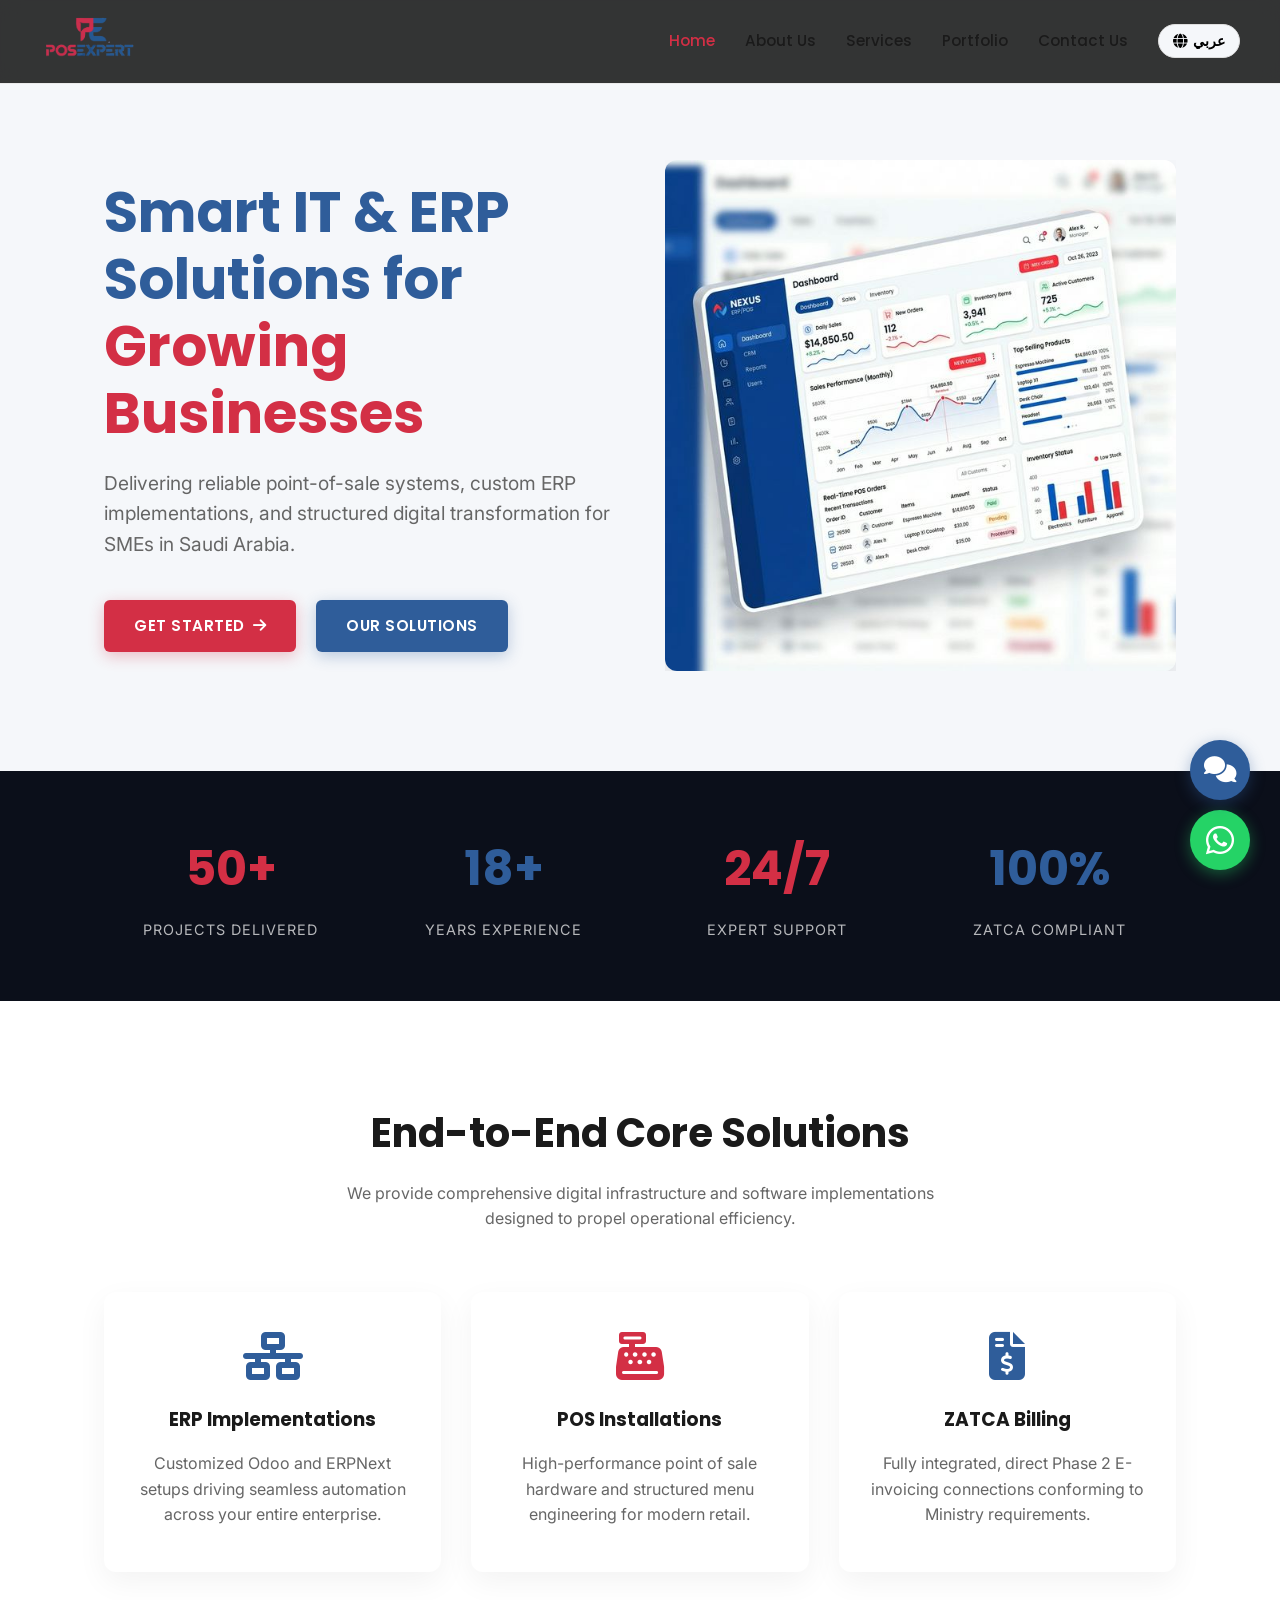
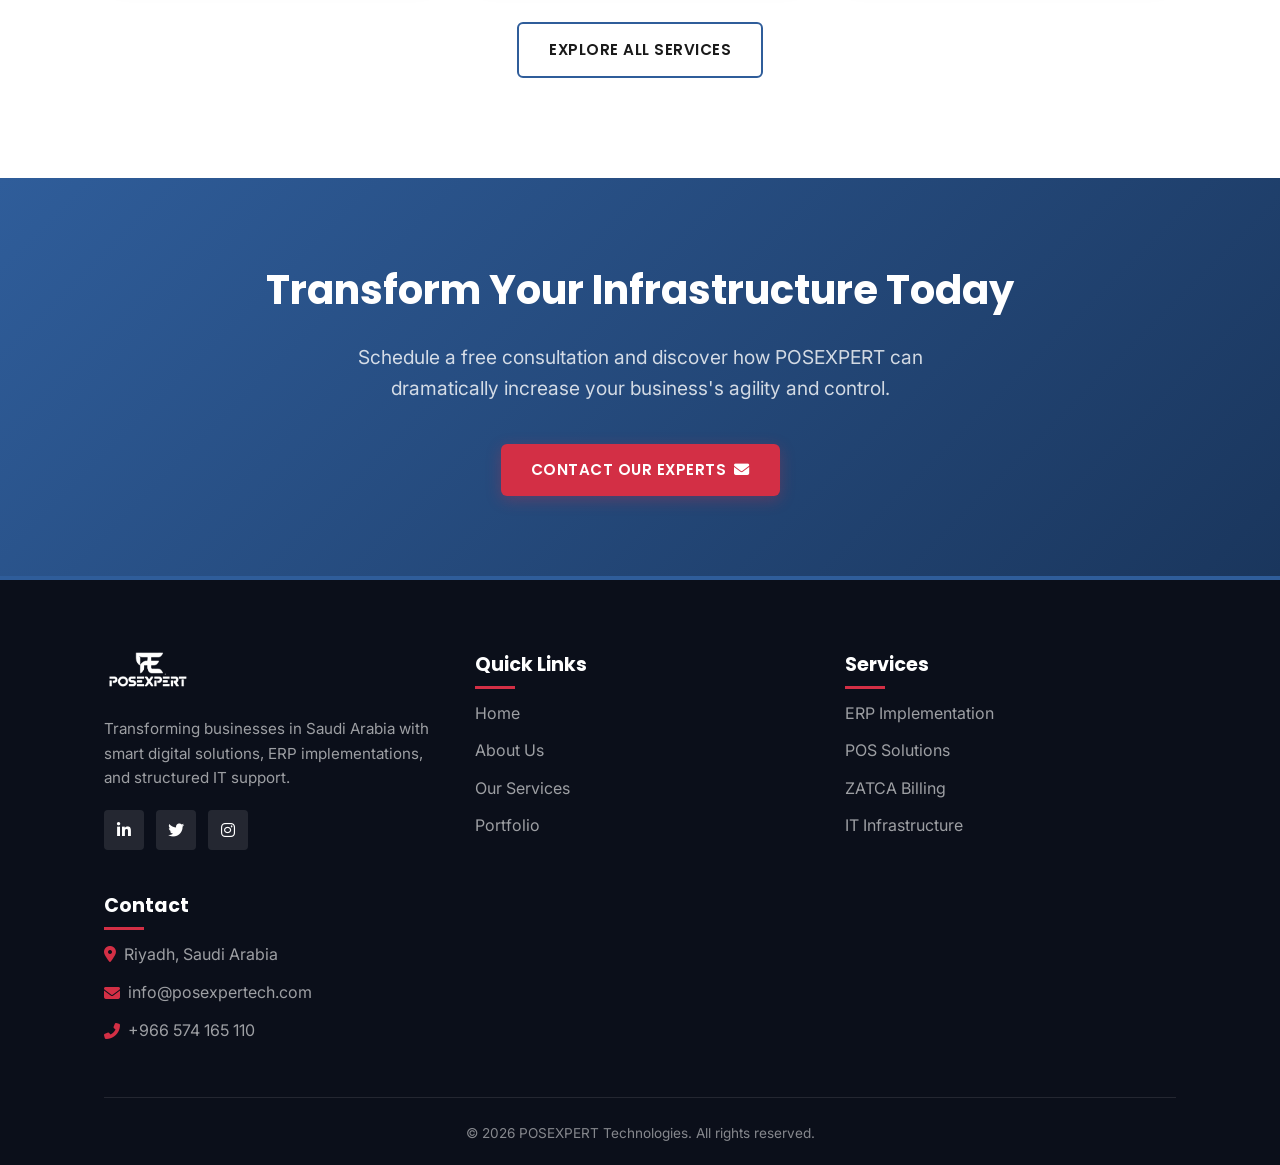
<file: index.html>
<!DOCTYPE html>
<html lang="en" id="htmlEl">
<head>
  <meta charset="UTF-8">
  <meta name="viewport" content="width=device-width, initial-scale=1.0">
  <title>POSEXPERT Technologies | Smart Digital Solutions</title>
  <meta name="description" content="POSEXPERT Technologies in Riyadh, Saudi Arabia provides premium IT consulting, ERP Implementation, POS Installation, and Digital Transformation solutions.">
  
  <link href="https://fonts.googleapis.com/css2?family=Inter:wght@400;500;600&family=Poppins:wght@500;600;700;800&family=Tajawal:wght@500;700&display=swap" rel="stylesheet">
  <link rel="stylesheet" href="https://cdnjs.cloudflare.com/ajax/libs/font-awesome/6.4.0/css/all.min.css">
  
  <link rel="stylesheet" href="assets/css/style.css">
  <link rel="stylesheet" href="assets/css/animations.css">
  <link rel="stylesheet" href="assets/css/rtl.css">
  
  <style>
    @keyframes heroFloat {
      0%, 100% { transform: translateY(0); }
      50% { transform: translateY(-20px); }
    }
    .hero {
      position: relative;
      background: var(--bg-gray);
      padding: 160px 0 100px;
      overflow: hidden;
    }
    .hero-grid {
      display: grid;
      grid-template-columns: 1fr 1fr;
      gap: 50px;
      align-items: center;
    }
    .hero h1 {
      font-size: 3.5rem;
      line-height: 1.2;
      color: var(--primary-blue);
      margin-bottom: 20px;
    }
    .hero p {
      font-size: 1.2rem;
      color: var(--text-muted);
      margin-bottom: 40px;
    }
    .hero-btns {
      display: flex;
      gap: 20px;
    }
    .hero-img-container {
      position: relative;
    }
    .hero-img {
      width: 100%;
      border-radius: 12px;
      box-shadow: 0 20px 40px rgba(0,0,0,0.1);
      display: block;
      animation: heroFloat 6s ease-in-out infinite;
    }
    
    .stats-section {
      background: var(--bg-dark);
      padding: 60px 0;
      color: #fff;
    }
    .stats-grid {
      display: grid;
      grid-template-columns: repeat(4, 1fr);
      text-align: center;
      gap: 20px;
    }
    .stat-item h3 {
      font-size: 3rem;
      color: var(--primary-red);
      margin-bottom: 10px;
    }
    .stat-item p {
      color: rgba(255,255,255,0.7);
      text-transform: uppercase;
      font-size: 0.9rem;
      letter-spacing: 1px;
    }

    .services-overview {
      padding: 100px 0;
    }
    .services-grid {
      display: grid;
      grid-template-columns: repeat(3, 1fr);
      gap: 30px;
      margin-top: 50px;
    }
    .service-card {
      background: #fff;
      padding: 40px 30px;
      border-radius: 12px;
      text-align: center;
      box-shadow: 0 10px 30px rgba(0,0,0,0.05);
      border-bottom: 4px solid transparent;
      transition: all 0.4s ease;
    }
    .service-card:hover {
      transform: translateY(-10px);
      border-bottom-color: var(--primary-red);
      box-shadow: 0 15px 35px rgba(211, 47, 69, 0.1);
    }
    .service-card:nth-child(even):hover {
      border-bottom-color: var(--primary-blue);
      box-shadow: 0 15px 35px rgba(47, 93, 154, 0.1);
    }
    .service-card i {
      font-size: 3rem;
      color: var(--primary-blue);
      margin-bottom: 25px;
      transition: transform 0.3s;
    }
    .service-card:hover i {
      transform: scale(1.1);
    }
    
    .cta-banner {
      background: linear-gradient(135deg, var(--primary-blue), #1A365D);
      padding: 80px 0;
      text-align: center;
      color: white;
    }
    .cta-banner h2 { color: white; margin-bottom: 20px; font-size: 2.5rem; }
    .cta-banner .btn-primary { background: var(--primary-red); border-color: var(--primary-red); }
    .cta-banner .btn-primary:hover { background: #b01e30; border-color: #b01e30; }

    @media (max-width: 900px) {
      .hero-grid { grid-template-columns: 1fr; text-align: center; }
      .hero-btns { justify-content: center; }
      .stats-grid { grid-template-columns: 1fr 1fr; gap: 40px; }
      .services-grid { grid-template-columns: 1fr; }
    }
  </style>
</head>
<body>

  <!-- Header -->
  <header id="header">
    <div class="container navbar">
      <a href="index.html" class="logo"><img src="assets/images/posexpert.png" alt="POSEXPERT Technologies"></a>
      <nav class="nav-links">
        <a href="index.html" class="nav-item active">Home</a>
        <a href="about.html" class="nav-item">About Us</a>
        <a href="services.html" class="nav-item">Services</a>
        <a href="portfolio.html" class="nav-item">Portfolio</a>
        <a href="contact.html" class="nav-item">Contact Us</a>
        <button id="langToggle" class="lang-toggle"><i class="fas fa-globe"></i> <span id="langText">عربي</span></button>
      </nav>
      <button class="mobile-menu-btn"><i class="fas fa-bars"></i></button>
    </div>
  </header>

  <!-- Hero Section -->
  <section class="hero">
    <div class="container hero-grid">
      <div class="hero-content">
        <h1 class="animate-fade-in-up stagger-1">Smart IT & ERP Solutions for <span class="text-red">Growing Businesses</span></h1>
        <p class="animate-fade-in-up stagger-2">Delivering reliable point-of-sale systems, custom ERP implementations, and structured digital transformation for SMEs in Saudi Arabia.</p>
        <div class="hero-btns animate-fade-in-up stagger-3">
          <a href="contact.html" class="btn btn-primary hover-float">Get Started <i class="fas fa-arrow-right"></i></a>
          <a href="services.html" class="btn btn-secondary hover-float">Our Solutions</a>
        </div>
      </div>
      <div class="hero-img-container image-reveal animate-on-scroll stagger-2">
        <img src="assets/images/hero_dashboard.png" class="hero-img" alt="ERP Dashboard Mockup">
      </div>
    </div>
  </section>

  <!-- Stats -->
  <section class="stats-section">
    <div class="container stats-grid">
      <div class="stat-item animate-on-scroll">
        <h3>50+</h3>
        <p>Projects Delivered</p>
      </div>
      <div class="stat-item animate-on-scroll stagger-1">
        <h3 style="color: var(--primary-blue);">18+</h3>
        <p>Years Experience</p>
      </div>
      <div class="stat-item animate-on-scroll stagger-2">
        <h3>24/7</h3>
        <p>Expert Support</p>
      </div>
      <div class="stat-item animate-on-scroll stagger-3">
        <h3 style="color: var(--primary-blue);">100%</h3>
        <p>ZATCA Compliant</p>
      </div>
    </div>
  </section>

  <!-- Services Overview -->
  <section class="services-overview">
    <div class="container">
      <div class="section-header animate-on-scroll">
        <h2>End-to-End Core Solutions</h2>
        <p>We provide comprehensive digital infrastructure and software implementations designed to propel operational efficiency.</p>
      </div>
      <div class="services-grid">
        <div class="service-card animate-on-scroll stagger-1">
          <i class="fas fa-network-wired"></i>
          <h3>ERP Implementations</h3>
          <p class="text-muted">Customized Odoo and ERPNext setups driving seamless automation across your entire enterprise.</p>
        </div>
        <div class="service-card animate-on-scroll stagger-2">
          <i class="fas fa-cash-register" style="color: var(--primary-red);"></i>
          <h3>POS Installations</h3>
          <p class="text-muted">High-performance point of sale hardware and structured menu engineering for modern retail.</p>
        </div>
        <div class="service-card animate-on-scroll stagger-3">
          <i class="fas fa-file-invoice-dollar"></i>
          <h3>ZATCA Billing</h3>
          <p class="text-muted">Fully integrated, direct Phase 2 E-invoicing connections conforming to Ministry requirements.</p>
        </div>
      </div>
      <div style="text-align: center; margin-top: 50px;" class="animate-on-scroll">
        <a href="services.html" class="btn btn-outline">Explore All Services</a>
      </div>
    </div>
  </section>

  <!-- CTA Banner -->
  <section class="cta-banner">
    <div class="container animate-on-scroll">
      <h2>Transform Your Infrastructure Today</h2>
      <p style="font-size: 1.2rem; color: rgba(255,255,255,0.8); margin-bottom: 40px; max-width: 600px; margin-left: auto; margin-right: auto;">Schedule a free consultation and discover how POSEXPERT can dramatically increase your business's agility and control.</p>
      <a href="contact.html" class="btn btn-primary btn-lg hover-float">Contact Our Experts <i class="fas fa-envelope"></i></a>
    </div>
  </section>

  <!-- Footer -->
  <footer class="footer">
    <div class="container">
      <div class="footer-grid">
        <div class="footer-col">
          <img src="assets/images/posexpert.png" alt="POSEXPERT" style="height: 40px; margin-bottom: 20px; filter: brightness(0) invert(1);">
          <p>Transforming businesses in Saudi Arabia with smart digital solutions, ERP implementations, and structured IT support.</p>
          <div class="social-links">
            <a href="#"><i class="fab fa-linkedin-in"></i></a>
            <a href="#"><i class="fab fa-twitter"></i></a>
            <a href="#"><i class="fab fa-instagram"></i></a>
          </div>
        </div>
        <div class="footer-col">
          <h4>Quick Links</h4>
          <ul>
            <li><a href="index.html">Home</a></li>
            <li><a href="about.html">About Us</a></li>
            <li><a href="services.html">Our Services</a></li>
            <li><a href="portfolio.html">Portfolio</a></li>
          </ul>
        </div>
        <div class="footer-col">
          <h4>Services</h4>
          <ul>
            <li><a href="services.html">ERP Implementation</a></li>
            <li><a href="services.html">POS Solutions</a></li>
            <li><a href="services.html">ZATCA Billing</a></li>
            <li><a href="services.html">IT Infrastructure</a></li>
          </ul>
        </div>
        <div class="footer-col">
          <h4>Contact</h4>
          <ul>
            <li><a href="#"><i class="fas fa-map-marker-alt" style="color: var(--primary-red);"></i> Riyadh, Saudi Arabia</a></li>
            <li><a href="mailto:info@posexpertech.com"><i class="fas fa-envelope" style="color: var(--primary-red);"></i> info@posexpertech.com</a></li>
            <li><a href="tel:+966574165110"><i class="fas fa-phone-alt" style="color: var(--primary-red);"></i> +966 574 165 110</a></li>
          </ul>
        </div>
      </div>
      <div class="footer-bottom">
        <p>&copy; 2026 POSEXPERT Technologies. All rights reserved.</p>
      </div>
    </div>
  </footer>

  <a href="https://wa.me/966574165110" class="whatsapp-float" target="_blank"><i class="fab fa-whatsapp"></i></a>
  <div class="chatbot-widget" title="Chat with AI Assistant"><i class="fas fa-comments"></i></div>

  <script src="assets/js/main.js"></script>
</body>
</html>
</file>
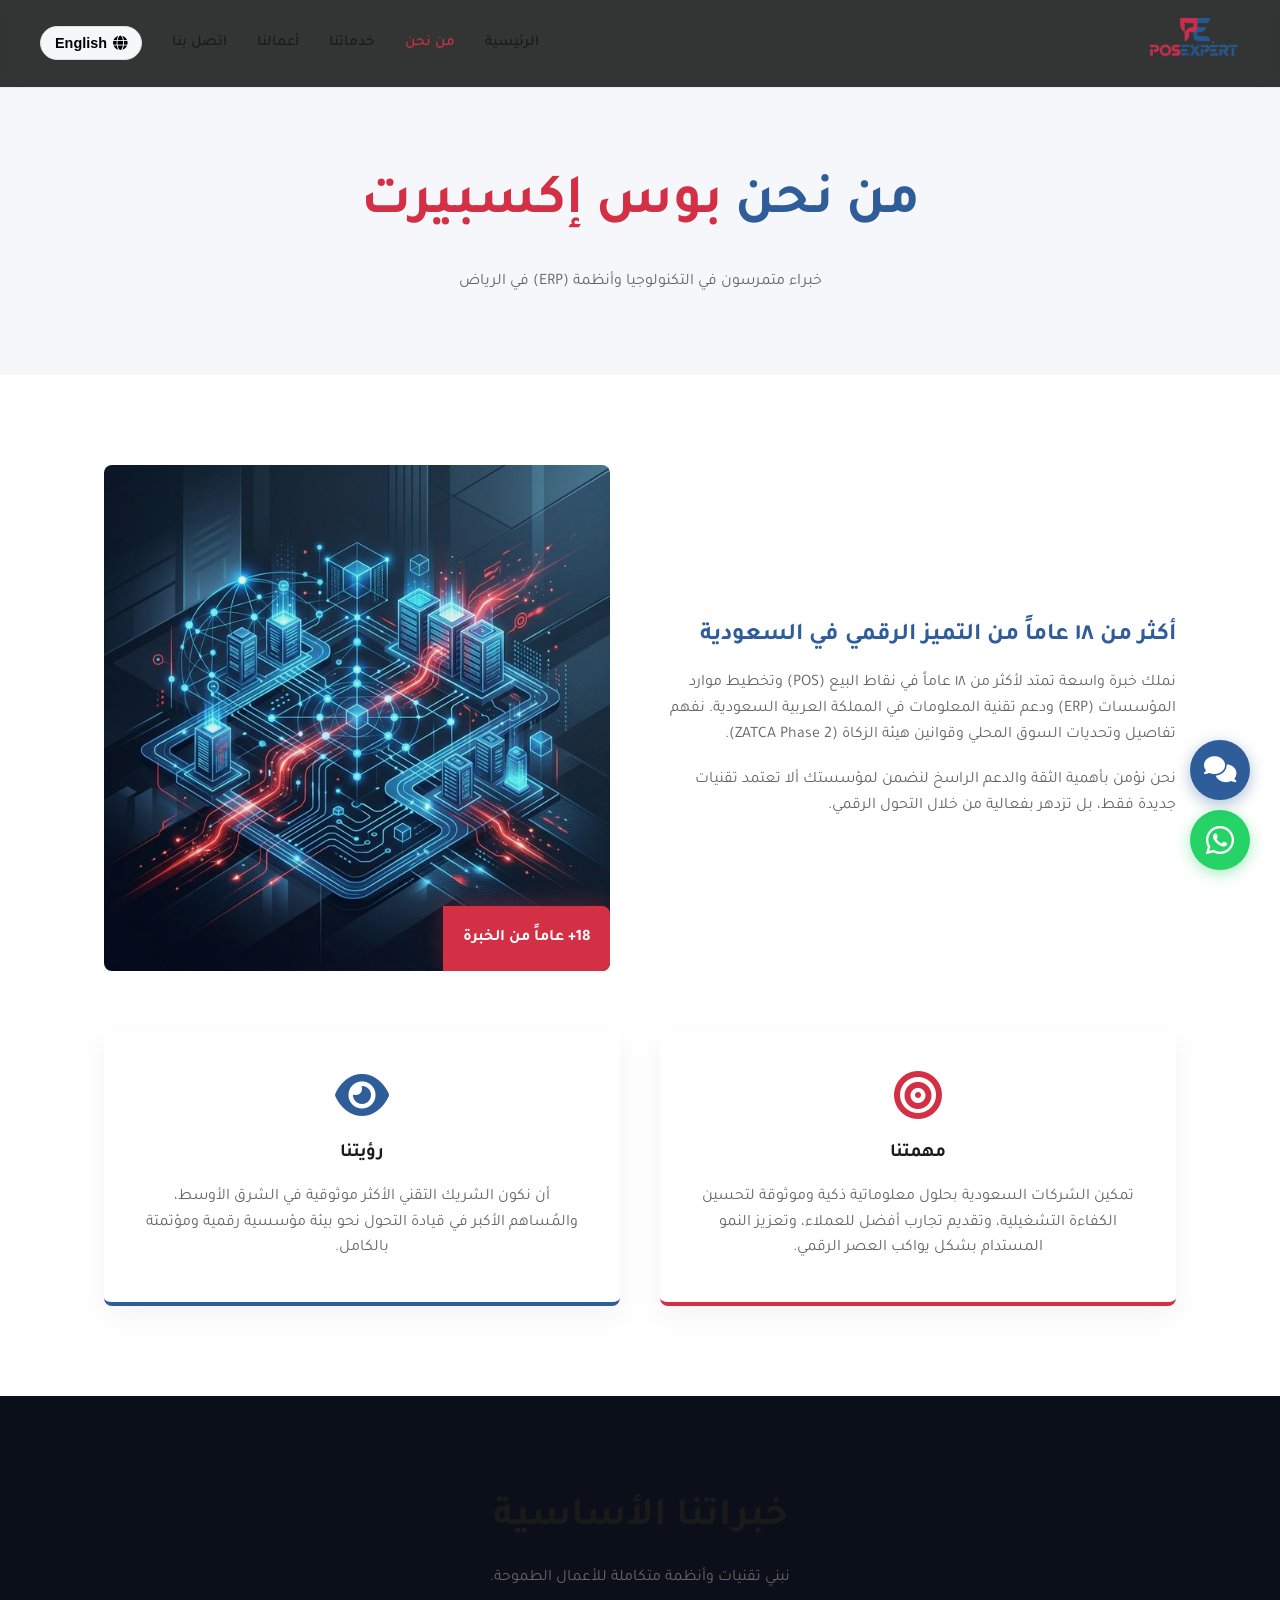
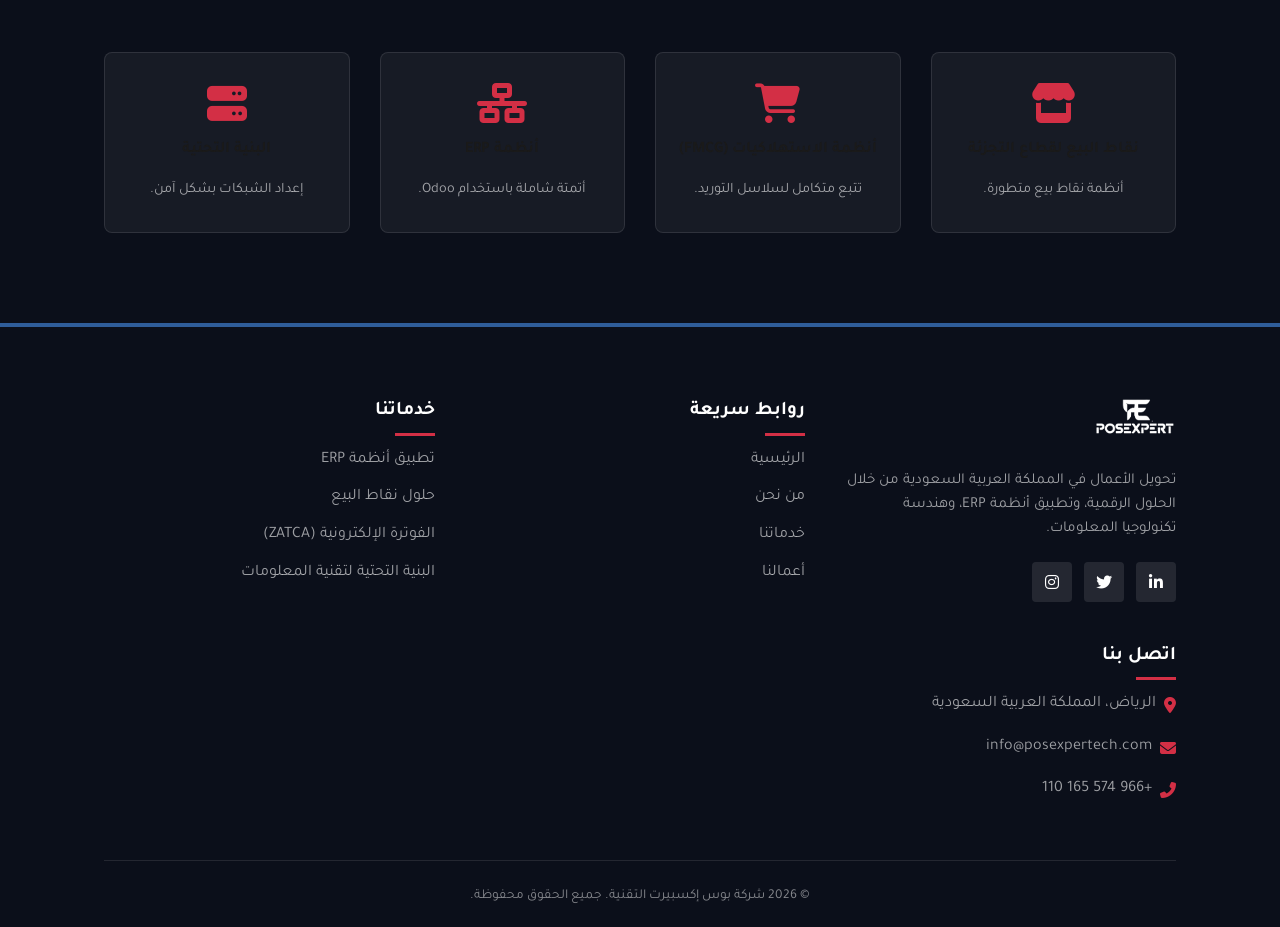
<file: about-ar.html>
<!DOCTYPE html>
<html lang="ar" id="htmlEl" dir="rtl">
<head>
  <meta charset="UTF-8">
  <meta name="viewport" content="width=device-width, initial-scale=1.0">
  <title>من نحن | بوس إكسبيرت التقنية</title>
  
  <link href="https://fonts.googleapis.com/css2?family=Inter:wght@400;500;600&family=Poppins:wght@500;600;700&family=Tajawal:wght@500;700&display=swap" rel="stylesheet">
  <link rel="stylesheet" href="https://cdnjs.cloudflare.com/ajax/libs/font-awesome/6.4.0/css/all.min.css">
  <link rel="stylesheet" href="assets/css/style.css">
  <link rel="stylesheet" href="assets/css/animations.css">
  <link rel="stylesheet" href="assets/css/rtl.css">
  
  <style>
    .page-header { padding: 160px 0 80px; text-align: center; background: var(--bg-gray); }
    .page-header h1 { font-size: 3.5rem; margin-bottom: 20px; color: var(--primary-blue); }
    .intro-grid { display: grid; grid-template-columns: 1fr 1fr; gap: 60px; align-items: center; }
    .mv-grid { display: grid; grid-template-columns: 1fr 1fr; gap: 40px; margin-top: 60px; }
    .mv-card { padding: 40px; text-align: center; background: #fff; border-radius: 8px; box-shadow: 0 10px 30px rgba(0,0,0,0.05); border-bottom: 4px solid var(--primary-red); }
    .mv-card:nth-child(2) { border-bottom-color: var(--primary-blue); }
    .mv-card i { font-size: 3rem; margin-bottom: 20px; color: var(--primary-red); }
    .mv-card:nth-child(2) i { color: var(--primary-blue); }
    
    .expertise-section { background: var(--bg-dark); color: #fff; }
    .expertise-grid { display: grid; grid-template-columns: repeat(4, 1fr); gap: 30px; text-align: center; }
    .expertise-card { padding: 30px 20px; background: rgba(255,255,255,0.05); border-radius: 8px; border: 1px solid rgba(255,255,255,0.1); transition: transform 0.3s; }
    .expertise-card:hover { transform: translateY(-5px); background: rgba(255,255,255,0.1); }
    .expertise-card i { font-size: 2.5rem; color: var(--primary-red); margin-bottom: 15px; transition: transform 0.3s; }
    .expertise-card:hover i { transform: scale(1.1); color: var(--primary-blue); }

    @media (max-width: 900px) {
      .intro-grid, .mv-grid { grid-template-columns: 1fr; }
      .expertise-grid { grid-template-columns: 1fr 1fr; }
      .page-header h1 { font-size: 2.5rem; }
    }
  </style>
</head>
<body>
  <!-- Header -->
  <header id="header">
    <div class="container navbar">
      <a href="index-ar.html" class="logo"><img src="assets/images/posexpert.png" alt="بوس إكسبيرت التقنية"></a>
      <nav class="nav-links">
        <a href="index-ar.html" class="nav-item">الرئيسية</a>
        <a href="about-ar.html" class="nav-item active">من نحن</a>
        <a href="services-ar.html" class="nav-item">خدماتنا</a>
        <a href="portfolio-ar.html" class="nav-item">أعمالنا</a>
        <a href="contact-ar.html" class="nav-item">اتصل بنا</a>
        <button id="langToggle" class="lang-toggle"><i class="fas fa-globe"></i> <span id="langText">English</span></button>
      </nav>
      <button class="mobile-menu-btn"><i class="fas fa-bars"></i></button>
    </div>
  </header>

  <div class="page-header">
    <div class="container">
      <h1 class="animate-fade-in-up">من نحن <span class="text-red">بوس إكسبيرت</span></h1>
      <p class="animate-fade-in-up stagger-1 text-muted">خبراء متمرسون في التكنولوجيا وأنظمة (ERP) في الرياض</p>
    </div>
  </div>

  <section>
    <div class="container intro-grid">
      <div class="animate-on-scroll">
        <h2 class="text-blue">أكثر من ١٨ عاماً من التميز الرقمي في السعودية</h2>
        <p class="text-muted" style="margin-bottom: 20px;">نملك خبرة واسعة تمتد لأكثر من ١٨ عاماً في نقاط البيع (POS) وتخطيط موارد المؤسسات (ERP) ودعم تقنية المعلومات في المملكة العربية السعودية. نفهم تفاصيل وتحديات السوق المحلي وقوانين هيئة الزكاة (ZATCA Phase 2).</p>
        <p class="text-muted">نحن نؤمن بأهمية الثقة والدعم الراسخ لنضمن لمؤسستك ألا تعتمد تقنيات جديدة فقط، بل تزدهر بفعالية من خلال التحول الرقمي.</p>
      </div>
      <div class="animate-on-scroll stagger-2 image-reveal">
        <div style="position: relative; border-radius: 8px; overflow: hidden; box-shadow: 0 15px 30px rgba(0,0,0,0.1);">
          <img src="assets/images/it_infrastructure.png" alt="IT Infrastructure & Networking" style="width: 100%; display: block; filter: brightness(0.95);">
          <div style="position: absolute; bottom: 0; right: 0; background: var(--primary-red); color: white; padding: 20px; border-radius: 0 8px 0 0; font-weight: bold; font-family: var(--font-main); box-shadow: 0 -5px 20px rgba(211,47,69,0.3); z-index: 10;">18+ عاماً من الخبرة</div>
        </div>
      </div>
    </div>
    
    <div class="container mv-grid">
      <div class="mv-card animate-on-scroll">
        <i class="fas fa-bullseye continuous-float"></i>
        <h3>مهمتنا</h3>
        <p class="text-muted">تمكين الشركات السعودية بحلول معلوماتية ذكية وموثوقة لتحسين الكفاءة التشغيلية، وتقديم تجارب أفضل للعملاء، وتعزيز النمو المستدام بشكل يواكب العصر الرقمي.</p>
      </div>
      <div class="mv-card animate-on-scroll stagger-2">
        <i class="fas fa-eye continuous-float" style="animation-delay: 1s;"></i>
        <h3>رؤيتنا</h3>
        <p class="text-muted">أن نكون الشريك التقني الأكثر موثوقية في الشرق الأوسط، والمُساهم الأكبر في قيادة التحول نحو بيئة مؤسسية رقمية ومؤتمتة بالكامل.</p>
      </div>
    </div>
  </section>

  <section class="expertise-section">
    <div class="container">
      <div class="section-header animate-on-scroll">
        <h2>خبراتنا الأساسية</h2>
        <p>نبني تقنيات وأنظمة متكاملة للأعمال الطموحة.</p>
      </div>
      <div class="expertise-grid animate-on-scroll stagger-2">
        <div class="expertise-card">
          <i class="fas fa-store"></i>
          <h4>نقاط البيع لقطاع التجزئة</h4>
          <p style="color: rgba(255,255,255,0.6); font-size: 0.9rem;">أنظمة نقاط بيع متطورة.</p>
        </div>
        <div class="expertise-card">
          <i class="fas fa-shopping-cart"></i>
          <h4>أنظمة الاستهلاكيات (FMCG)</h4>
          <p style="color: rgba(255,255,255,0.6); font-size: 0.9rem;">تتبع متكامل لسلاسل التوريد.</p>
        </div>
        <div class="expertise-card">
          <i class="fas fa-network-wired"></i>
          <h4>أنظمة ERP</h4>
          <p style="color: rgba(255,255,255,0.6); font-size: 0.9rem;">أتمتة شاملة باستخدام Odoo.</p>
        </div>
        <div class="expertise-card">
          <i class="fas fa-server"></i>
          <h4>البنية التحتية</h4>
          <p style="color: rgba(255,255,255,0.6); font-size: 0.9rem;">إعداد الشبكات بشكل آمن.</p>
        </div>
      </div>
    </div>
  </section>

  <!-- Footer -->
  <footer class="footer">
    <div class="container">
      <div class="footer-grid">
        <div class="footer-col">
          <img src="assets/images/posexpert.png" alt="بوس إكسبيرت" style="height: 40px; margin-bottom: 20px; filter: brightness(0) invert(1);">
          <p>تحويل الأعمال في المملكة العربية السعودية من خلال الحلول الرقمية، وتطبيق أنظمة ERP، وهندسة تكنولوجيا المعلومات.</p>
          <div class="social-links">
            <a href="#"><i class="fab fa-linkedin-in"></i></a>
            <a href="#"><i class="fab fa-twitter"></i></a>
            <a href="#"><i class="fab fa-instagram"></i></a>
          </div>
        </div>
        <div class="footer-col">
          <h4>روابط سريعة</h4>
          <ul>
            <li><a href="index-ar.html">الرئيسية</a></li>
            <li><a href="about-ar.html">من نحن</a></li>
            <li><a href="services-ar.html">خدماتنا</a></li>
            <li><a href="portfolio-ar.html">أعمالنا</a></li>
          </ul>
        </div>
        <div class="footer-col">
          <h4>خدماتنا</h4>
          <ul>
            <li><a href="services-ar.html">تطبيق أنظمة ERP</a></li>
            <li><a href="services-ar.html">حلول نقاط البيع</a></li>
            <li><a href="services-ar.html">الفوترة الإلكترونية (ZATCA)</a></li>
            <li><a href="services-ar.html">البنية التحتية لتقنية المعلومات</a></li>
          </ul>
        </div>
        <div class="footer-col">
          <h4>اتصل بنا</h4>
          <ul>
            <li><a href="#"><i class="fas fa-map-marker-alt" style="color: var(--primary-red);"></i> الرياض، المملكة العربية السعودية</a></li>
            <li><a href="mailto:info@posexpertech.com"><i class="fas fa-envelope" style="color: var(--primary-red);"></i> info@posexpertech.com</a></li>
            <li><a href="tel:+966574165110"><i class="fas fa-phone-alt" style="color: var(--primary-red);"></i> +966 574 165 110</a></li>
          </ul>
        </div>
      </div>
      <div class="footer-bottom">
        <p>&copy; 2026 شركة بوس إكسبيرت التقنية. جميع الحقوق محفوظة.</p>
      </div>
    </div>
  </footer>

  <a href="https://wa.me/966574165110" class="whatsapp-float" target="_blank"><i class="fab fa-whatsapp"></i></a>
  <div class="chatbot-widget" title="الدردشة مع المساعد الذكي"><i class="fas fa-comments"></i></div>

  <script src="assets/js/main.js"></script>
</body>
</html>
</file>
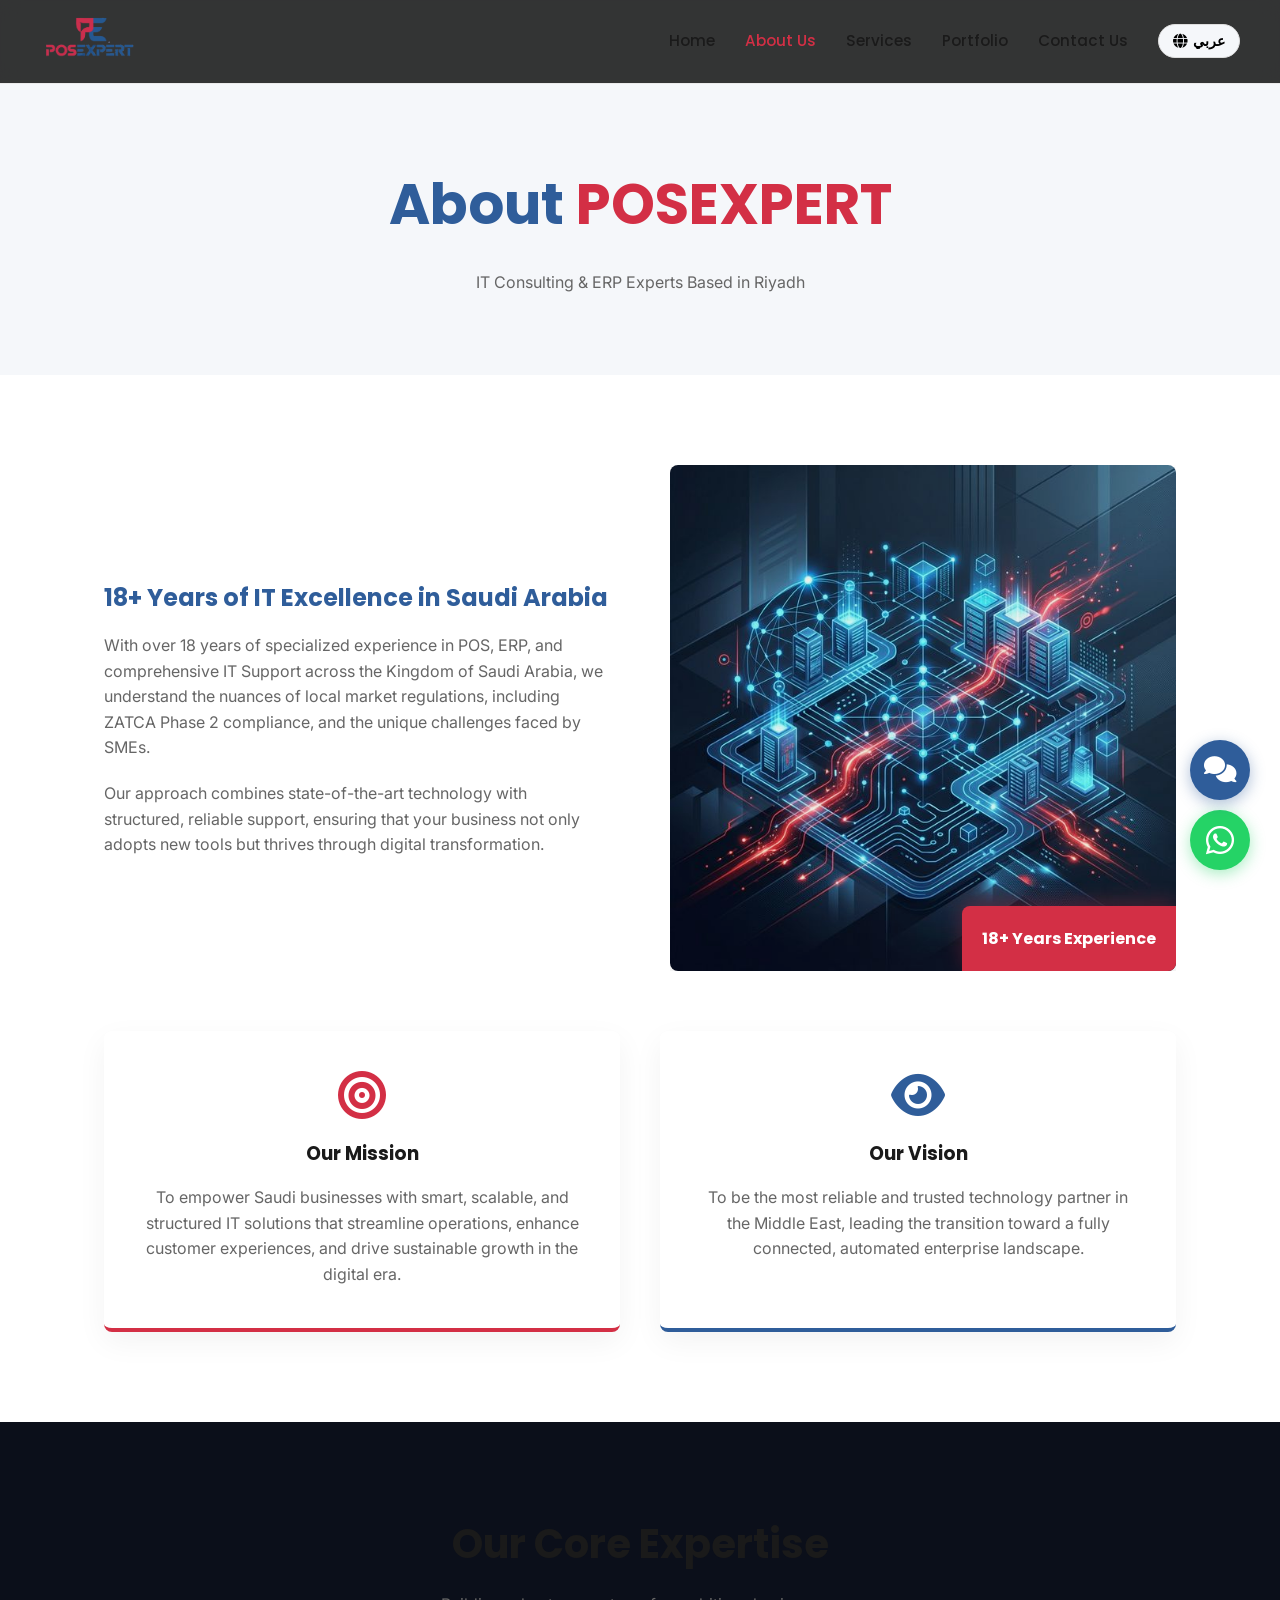
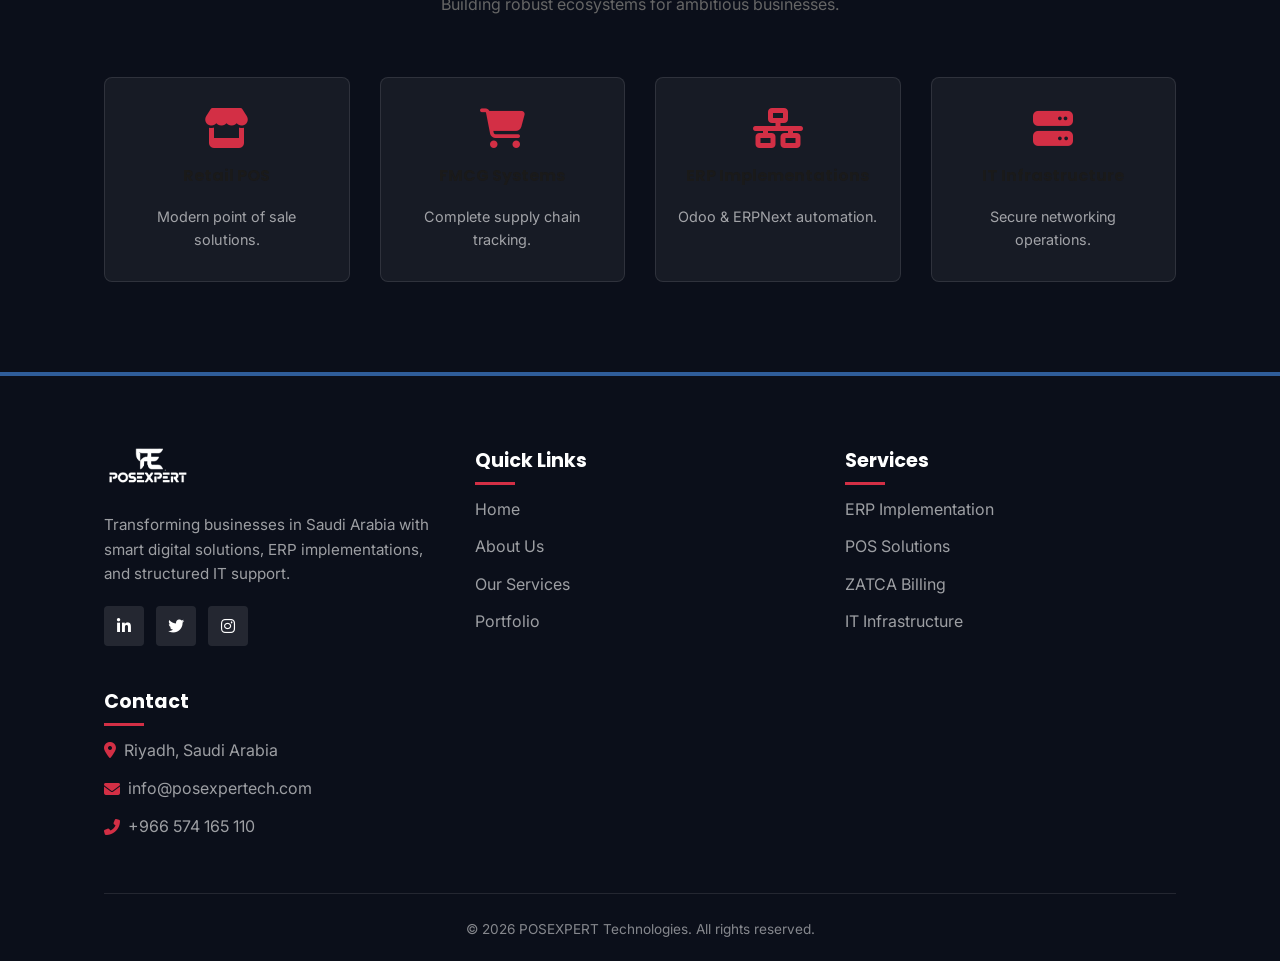
<file: about.html>
<!DOCTYPE html>
<html lang="en" id="htmlEl">
<head>
  <meta charset="UTF-8">
  <meta name="viewport" content="width=device-width, initial-scale=1.0">
  <title>About Us | POSEXPERT Technologies</title>
  
  <link href="https://fonts.googleapis.com/css2?family=Inter:wght@400;500;600&family=Poppins:wght@500;600;700&family=Tajawal:wght@500;700&display=swap" rel="stylesheet">
  <link rel="stylesheet" href="https://cdnjs.cloudflare.com/ajax/libs/font-awesome/6.4.0/css/all.min.css">
  <link rel="stylesheet" href="assets/css/style.css">
  <link rel="stylesheet" href="assets/css/animations.css">
  <link rel="stylesheet" href="assets/css/rtl.css">
  
  <style>
    .page-header { padding: 160px 0 80px; text-align: center; background: var(--bg-gray); }
    .page-header h1 { font-size: 3.5rem; margin-bottom: 20px; color: var(--primary-blue); }
    .intro-grid { display: grid; grid-template-columns: 1fr 1fr; gap: 60px; align-items: center; }
    .mv-grid { display: grid; grid-template-columns: 1fr 1fr; gap: 40px; margin-top: 60px; }
    .mv-card { padding: 40px; text-align: center; background: #fff; border-radius: 8px; box-shadow: 0 10px 30px rgba(0,0,0,0.05); border-bottom: 4px solid var(--primary-red); }
    .mv-card:nth-child(2) { border-bottom-color: var(--primary-blue); }
    .mv-card i { font-size: 3rem; margin-bottom: 20px; color: var(--primary-red); }
    .mv-card:nth-child(2) i { color: var(--primary-blue); }
    
    .expertise-section { background: var(--bg-dark); color: #fff; }
    .expertise-grid { display: grid; grid-template-columns: repeat(4, 1fr); gap: 30px; text-align: center; }
    .expertise-card { padding: 30px 20px; background: rgba(255,255,255,0.05); border-radius: 8px; border: 1px solid rgba(255,255,255,0.1); transition: transform 0.3s; }
    .expertise-card:hover { transform: translateY(-5px); background: rgba(255,255,255,0.1); }
    .expertise-card i { font-size: 2.5rem; color: var(--primary-red); margin-bottom: 15px; transition: transform 0.3s; }
    .expertise-card:hover i { transform: scale(1.1); color: var(--primary-blue); }

    @media (max-width: 900px) {
      .intro-grid, .mv-grid { grid-template-columns: 1fr; }
      .expertise-grid { grid-template-columns: 1fr 1fr; }
      .page-header h1 { font-size: 2.5rem; }
    }
  </style>
</head>
<body>
  <!-- Header -->
  <header id="header">
    <div class="container navbar">
      <a href="index.html" class="logo"><img src="assets/images/posexpert.png" alt="POSEXPERT Technologies"></a>
      <nav class="nav-links">
        <a href="index.html" class="nav-item">Home</a>
        <a href="about.html" class="nav-item active">About Us</a>
        <a href="services.html" class="nav-item">Services</a>
        <a href="portfolio.html" class="nav-item">Portfolio</a>
        <a href="contact.html" class="nav-item">Contact Us</a>
        <button id="langToggle" class="lang-toggle"><i class="fas fa-globe"></i> <span id="langText">عربي</span></button>
      </nav>
      <button class="mobile-menu-btn"><i class="fas fa-bars"></i></button>
    </div>
  </header>

  <div class="page-header">
    <div class="container">
      <h1 class="animate-fade-in-up">About <span class="text-red">POSEXPERT</span></h1>
      <p class="animate-fade-in-up stagger-1 text-muted">IT Consulting & ERP Experts Based in Riyadh</p>
    </div>
  </div>

  <section>
    <div class="container intro-grid">
      <div class="animate-on-scroll">
        <h2 class="text-blue">18+ Years of IT Excellence in Saudi Arabia</h2>
        <p class="text-muted" style="margin-bottom: 20px;">With over 18 years of specialized experience in POS, ERP, and comprehensive IT Support across the Kingdom of Saudi Arabia, we understand the nuances of local market regulations, including ZATCA Phase 2 compliance, and the unique challenges faced by SMEs.</p>
        <p class="text-muted">Our approach combines state-of-the-art technology with structured, reliable support, ensuring that your business not only adopts new tools but thrives through digital transformation.</p>
      </div>
      <div class="animate-on-scroll stagger-2 image-reveal">
        <div style="position: relative; border-radius: 8px; overflow: hidden; box-shadow: 0 15px 30px rgba(0,0,0,0.1);">
          <img src="assets/images/it_infrastructure.png" alt="IT Infrastructure & Networking" style="width: 100%; display: block; filter: brightness(0.95);">
          <div style="position: absolute; bottom: 0; right: 0; background: var(--primary-red); color: white; padding: 20px; border-radius: 8px 0 0 0; font-weight: bold; font-family: var(--font-main); box-shadow: 0 -5px 20px rgba(211,47,69,0.3); z-index: 10;">18+ Years Experience</div>
        </div>
      </div>
    </div>
    
    <div class="container mv-grid">
      <div class="mv-card animate-on-scroll">
        <i class="fas fa-bullseye continuous-float"></i>
        <h3>Our Mission</h3>
        <p class="text-muted">To empower Saudi businesses with smart, scalable, and structured IT solutions that streamline operations, enhance customer experiences, and drive sustainable growth in the digital era.</p>
      </div>
      <div class="mv-card animate-on-scroll stagger-2">
        <i class="fas fa-eye continuous-float" style="animation-delay: 1s;"></i>
        <h3>Our Vision</h3>
        <p class="text-muted">To be the most reliable and trusted technology partner in the Middle East, leading the transition toward a fully connected, automated enterprise landscape.</p>
      </div>
    </div>
  </section>

  <section class="expertise-section">
    <div class="container">
      <div class="section-header animate-on-scroll">
        <h2>Our Core Expertise</h2>
        <p>Building robust ecosystems for ambitious businesses.</p>
      </div>
      <div class="expertise-grid animate-on-scroll stagger-2">
        <div class="expertise-card">
          <i class="fas fa-store"></i>
          <h4>Retail POS</h4>
          <p style="color: rgba(255,255,255,0.6); font-size: 0.9rem;">Modern point of sale solutions.</p>
        </div>
        <div class="expertise-card">
          <i class="fas fa-shopping-cart"></i>
          <h4>FMCG Systems</h4>
          <p style="color: rgba(255,255,255,0.6); font-size: 0.9rem;">Complete supply chain tracking.</p>
        </div>
        <div class="expertise-card">
          <i class="fas fa-network-wired"></i>
          <h4>ERP Implementations</h4>
          <p style="color: rgba(255,255,255,0.6); font-size: 0.9rem;">Odoo & ERPNext automation.</p>
        </div>
        <div class="expertise-card">
          <i class="fas fa-server"></i>
          <h4>IT Infrastructure</h4>
          <p style="color: rgba(255,255,255,0.6); font-size: 0.9rem;">Secure networking operations.</p>
        </div>
      </div>
    </div>
  </section>

  <!-- Footer -->
  <footer class="footer">
    <div class="container">
      <div class="footer-grid">
        <div class="footer-col">
          <img src="assets/images/posexpert.png" alt="POSEXPERT" style="height: 40px; margin-bottom: 20px; filter: brightness(0) invert(1);">
          <p>Transforming businesses in Saudi Arabia with smart digital solutions, ERP implementations, and structured IT support.</p>
          <div class="social-links">
            <a href="#"><i class="fab fa-linkedin-in"></i></a>
            <a href="#"><i class="fab fa-twitter"></i></a>
            <a href="#"><i class="fab fa-instagram"></i></a>
          </div>
        </div>
        <div class="footer-col">
          <h4>Quick Links</h4>
          <ul>
            <li><a href="index.html">Home</a></li>
            <li><a href="about.html">About Us</a></li>
            <li><a href="services.html">Our Services</a></li>
            <li><a href="portfolio.html">Portfolio</a></li>
          </ul>
        </div>
        <div class="footer-col">
          <h4>Services</h4>
          <ul>
            <li><a href="services.html">ERP Implementation</a></li>
            <li><a href="services.html">POS Solutions</a></li>
            <li><a href="services.html">ZATCA Billing</a></li>
            <li><a href="services.html">IT Infrastructure</a></li>
          </ul>
        </div>
        <div class="footer-col">
          <h4>Contact</h4>
          <ul>
            <li><a href="#"><i class="fas fa-map-marker-alt" style="color: var(--primary-red);"></i> Riyadh, Saudi Arabia</a></li>
            <li><a href="mailto:info@posexpertech.com"><i class="fas fa-envelope" style="color: var(--primary-red);"></i> info@posexpertech.com</a></li>
            <li><a href="tel:+966574165110"><i class="fas fa-phone-alt" style="color: var(--primary-red);"></i> +966 574 165 110</a></li>
          </ul>
        </div>
      </div>
      <div class="footer-bottom">
        <p>&copy; 2026 POSEXPERT Technologies. All rights reserved.</p>
      </div>
    </div>
  </footer>

  <a href="https://wa.me/966574165110" class="whatsapp-float" target="_blank"><i class="fab fa-whatsapp"></i></a>
  <div class="chatbot-widget" title="Chat with AI Assistant"><i class="fas fa-comments"></i></div>

  <script src="assets/js/main.js"></script>
</body>
</html>
</file>
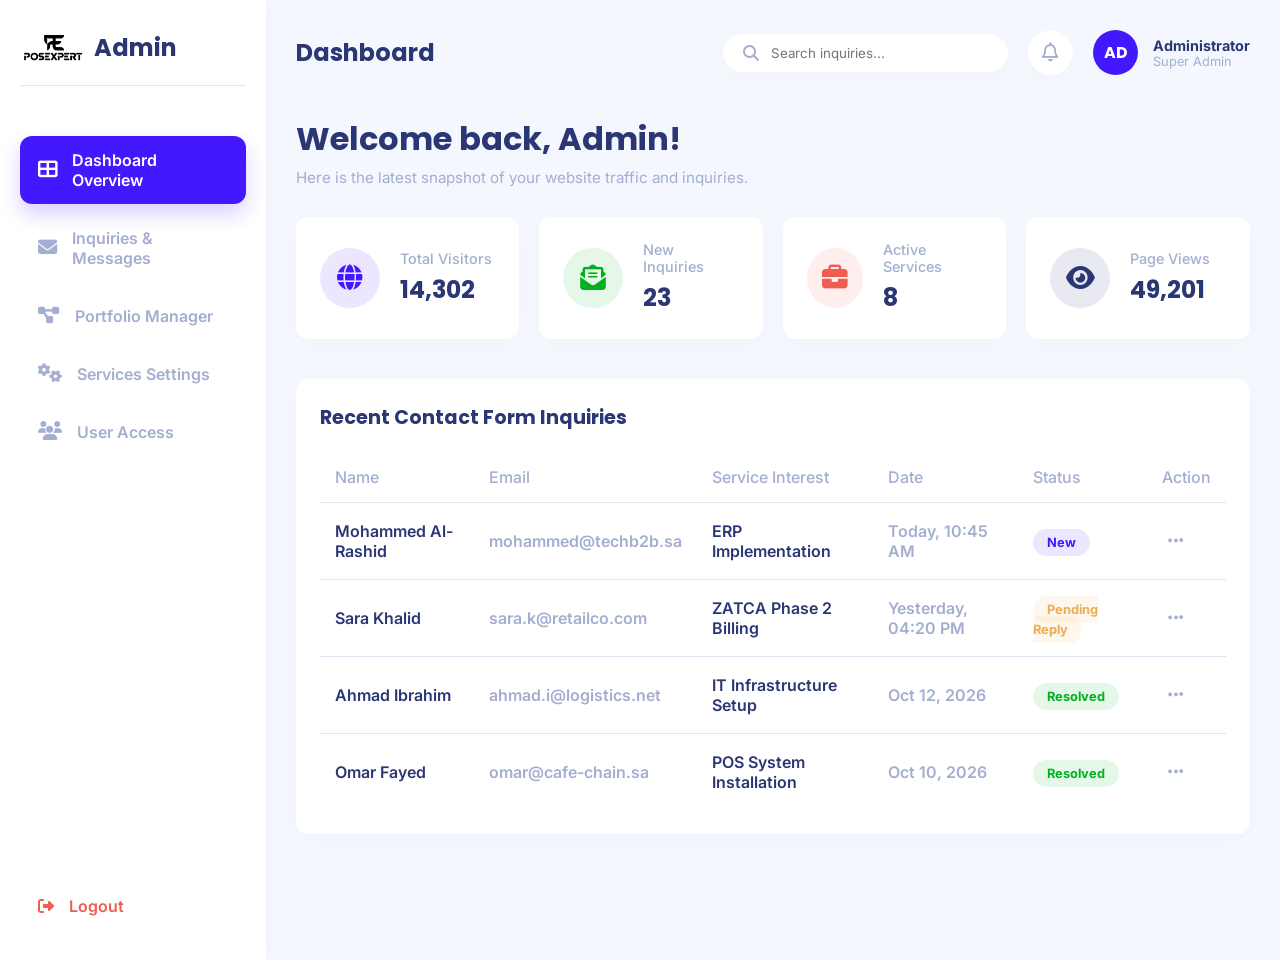
<file: admin.html>
<!DOCTYPE html>
<html lang="en">
<head>
  <meta charset="UTF-8">
  <meta name="viewport" content="width=device-width, initial-scale=1.0">
  <title>Admin Dashboard | POSEXPERT</title>
  
  <link href="https://fonts.googleapis.com/css2?family=Inter:wght@400;500;600&family=Poppins:wght@500;600;700&display=swap" rel="stylesheet">
  <link rel="stylesheet" href="https://cdnjs.cloudflare.com/ajax/libs/font-awesome/6.4.0/css/all.min.css">
  <link rel="stylesheet" href="assets/css/admin.css">
</head>
<body class="admin-body">

  <!-- Sidebar -->
  <aside class="admin-sidebar">
    <a href="index.html" class="admin-logo">
      <img src="assets/images/posexpert.png" style="filter: brightness(0); height: 30px;" alt="POSEXPERT">
      Admin
    </a>
    
    <ul class="admin-nav">
      <li><a href="#" class="active"><i class="fas fa-th-large"></i> Dashboard Overview</a></li>
      <li><a href="#"><i class="fas fa-envelope"></i> Inquiries & Messages</a></li>
      <li><a href="#"><i class="fas fa-project-diagram"></i> Portfolio Manager</a></li>
      <li><a href="#"><i class="fas fa-cogs"></i> Services Settings</a></li>
      <li><a href="#"><i class="fas fa-users"></i> User Access</a></li>
    </ul>

    <div class="admin-logout">
      <a href="index.html"><i class="fas fa-sign-out-alt"></i> Logout</a>
    </div>
  </aside>

  <!-- Main Content -->
  <main class="admin-main">
    
    <div class="admin-topbar">
      <div class="admin-topbar-col">
        <h1 class="admin-page-title" style="margin: 0; font-size: 1.5rem;">Dashboard</h1>
      </div>
      
      <div class="admin-topbar-col">
        <div class="admin-search">
          <i class="fas fa-search"></i>
          <input type="text" placeholder="Search inquiries...">
        </div>
        <div class="admin-notifications">
          <i class="far fa-bell"></i>
        </div>
        <div class="admin-user-profile">
          <div class="admin-avatar">AD</div>
          <div style="display: flex; flex-direction: column;">
            <span style="font-weight: 700; font-size: 0.9rem;">Administrator</span>
            <span style="color: var(--admin-text-muted); font-size: 0.8rem;">Super Admin</span>
          </div>
        </div>
      </div>
    </div>
    
    <h1 class="admin-page-title">Welcome back, Admin!</h1>
    <p class="admin-subtitle">Here is the latest snapshot of your website traffic and inquiries.</p>

    <!-- Stats Grid -->
    <div class="admin-stats-grid">
      <div class="admin-stat-card">
        <div class="admin-stat-icon"><i class="fas fa-globe"></i></div>
        <div>
          <h4>Total Visitors</h4>
          <p class="val">14,302</p>
        </div>
      </div>
      <div class="admin-stat-card">
        <div class="admin-stat-icon"><i class="fas fa-envelope-open-text"></i></div>
        <div>
          <h4>New Inquiries</h4>
          <p class="val">23</p>
        </div>
      </div>
      <div class="admin-stat-card">
        <div class="admin-stat-icon"><i class="fas fa-briefcase"></i></div>
        <div>
          <h4>Active Services</h4>
          <p class="val">8</p>
        </div>
      </div>
      <div class="admin-stat-card">
        <div class="admin-stat-icon" style="background: rgba(43, 54, 116, 0.1); color: var(--admin-text-dark);"><i class="fas fa-eye"></i></div>
        <div>
          <h4>Page Views</h4>
          <p class="val">49,201</p>
        </div>
      </div>
    </div>

    <!-- Tables -->
    <div class="admin-table-widget">
      <h3>Recent Contact Form Inquiries</h3>
      <table class="admin-table">
        <thead>
          <tr>
            <th>Name</th>
            <th>Email</th>
            <th>Service Interest</th>
            <th>Date</th>
            <th>Status</th>
            <th>Action</th>
          </tr>
        </thead>
        <tbody>
          <tr>
            <td>Mohammed Al-Rashid</td>
            <td style="color: var(--admin-text-muted);">mohammed@techb2b.sa</td>
            <td>ERP Implementation</td>
            <td style="color: var(--admin-text-muted);">Today, 10:45 AM</td>
            <td><span class="status-badge new">New</span></td>
            <td><button class="action-btn"><i class="fas fa-ellipsis-h"></i></button></td>
          </tr>
          <tr>
            <td>Sara Khalid</td>
            <td style="color: var(--admin-text-muted);">sara.k@retailco.com</td>
            <td>ZATCA Phase 2 Billing</td>
            <td style="color: var(--admin-text-muted);">Yesterday, 04:20 PM</td>
            <td><span class="status-badge pending">Pending Reply</span></td>
            <td><button class="action-btn"><i class="fas fa-ellipsis-h"></i></button></td>
          </tr>
          <tr>
            <td>Ahmad Ibrahim</td>
            <td style="color: var(--admin-text-muted);">ahmad.i@logistics.net</td>
            <td>IT Infrastructure Setup</td>
            <td style="color: var(--admin-text-muted);">Oct 12, 2026</td>
            <td><span class="status-badge resolved">Resolved</span></td>
            <td><button class="action-btn"><i class="fas fa-ellipsis-h"></i></button></td>
          </tr>
          <tr>
            <td>Omar Fayed</td>
            <td style="color: var(--admin-text-muted);">omar@cafe-chain.sa</td>
            <td>POS System Installation</td>
            <td style="color: var(--admin-text-muted);">Oct 10, 2026</td>
            <td><span class="status-badge resolved">Resolved</span></td>
            <td><button class="action-btn"><i class="fas fa-ellipsis-h"></i></button></td>
          </tr>
        </tbody>
      </table>
    </div>

  </main>

</body>
</html>
</file>
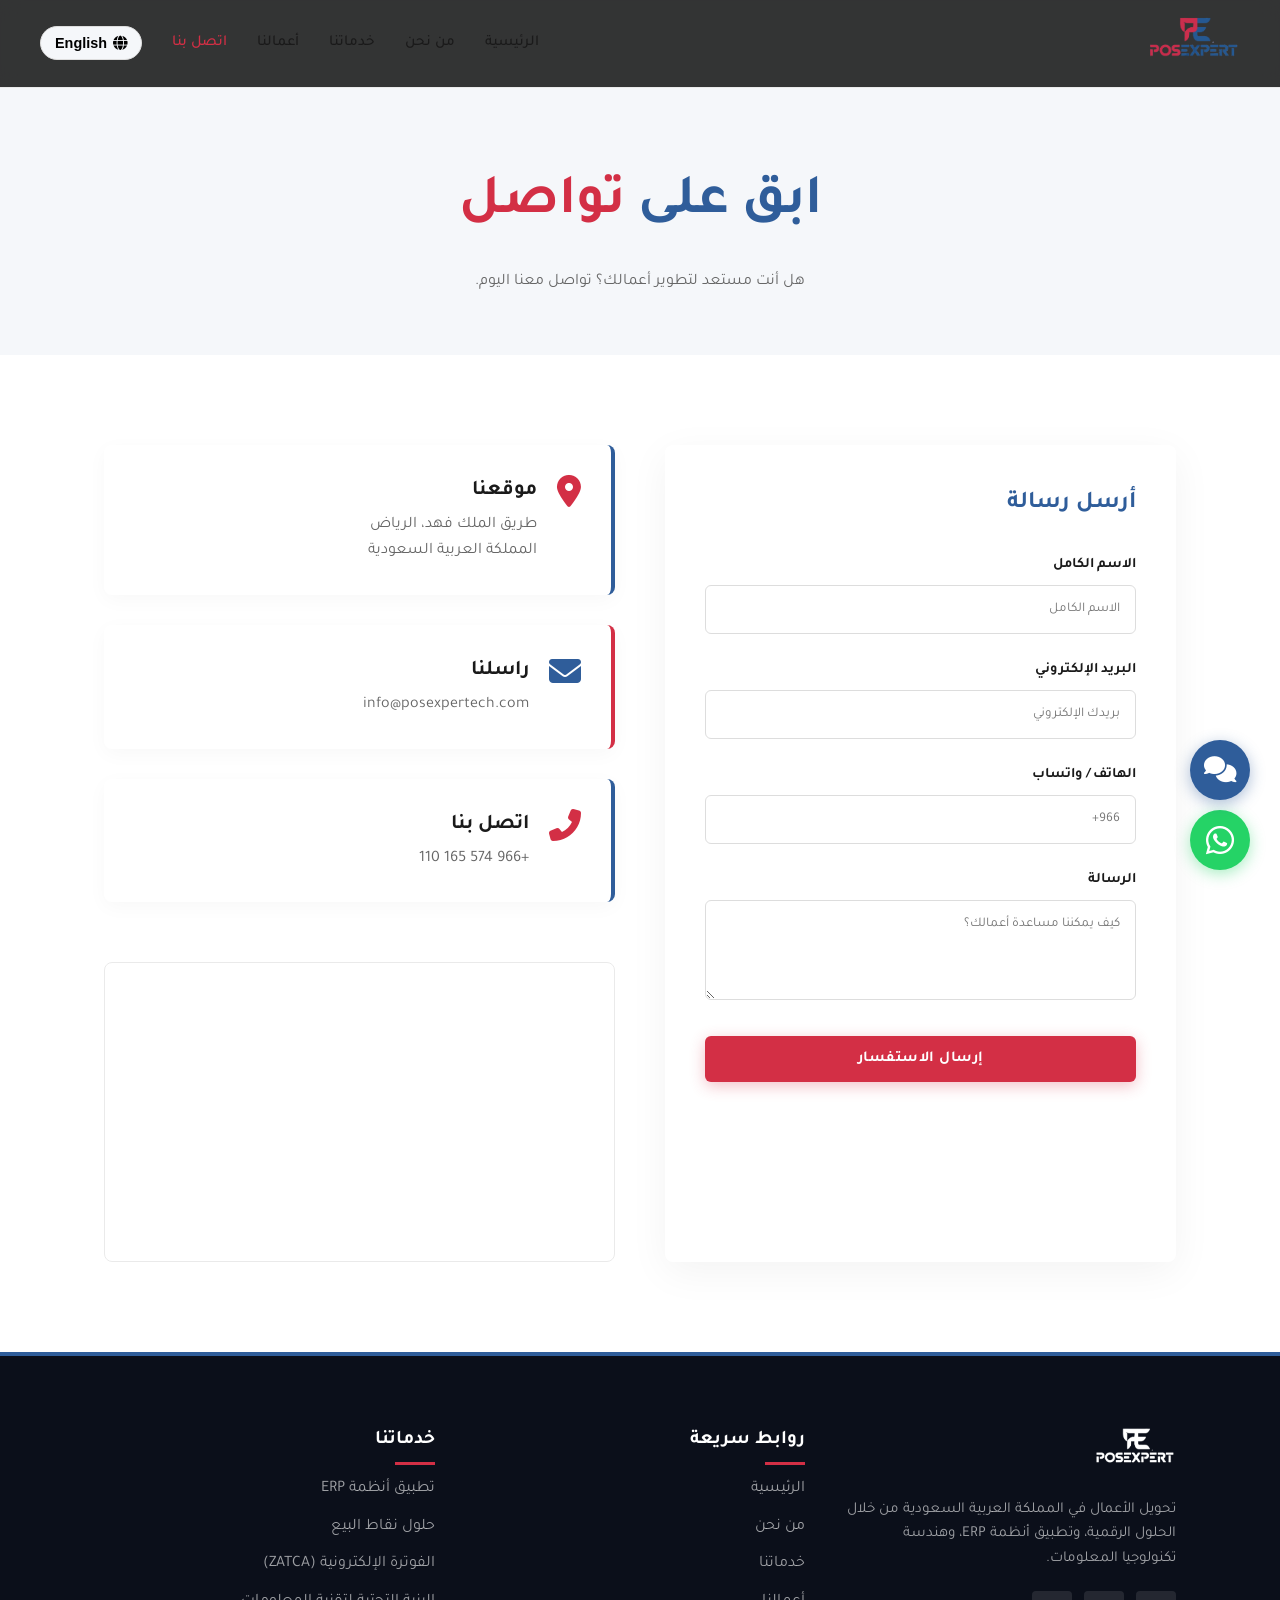
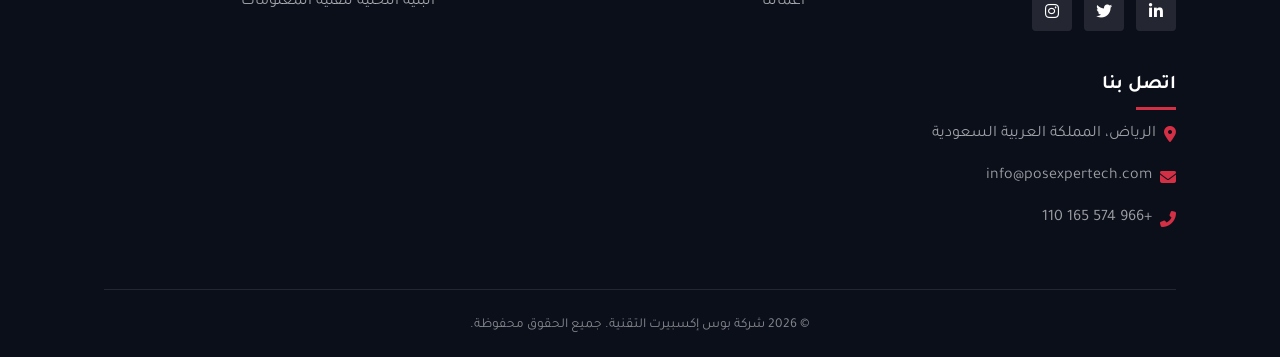
<file: contact-ar.html>
<!DOCTYPE html>
<html lang="ar" id="htmlEl" dir="rtl">
<head>
  <meta charset="UTF-8">
  <meta name="viewport" content="width=device-width, initial-scale=1.0">
  <title>اتصل بنا | بوس إكسبيرت التقنية</title>
  
  <link href="https://fonts.googleapis.com/css2?family=Inter:wght@400;500;600&family=Poppins:wght@500;600;700&family=Tajawal:wght@500;700&display=swap" rel="stylesheet">
  <link rel="stylesheet" href="https://cdnjs.cloudflare.com/ajax/libs/font-awesome/6.4.0/css/all.min.css">
  <link rel="stylesheet" href="assets/css/style.css">
  <link rel="stylesheet" href="assets/css/animations.css">
  <link rel="stylesheet" href="assets/css/rtl.css">
  
  <style>
    .page-header { padding: 160px 0 60px; text-align: center; background: var(--bg-gray); }
    .page-header h1 { font-size: 3.5rem; margin-bottom: 20px; color: var(--primary-blue); }
    
    .contact-grid { display: grid; grid-template-columns: 1fr 1fr; gap: 50px; }
    
    .form-container { background: #fff; padding: 40px; border-radius: 8px; box-shadow: 0 10px 40px rgba(0,0,0,0.05); }
    .input-grp { margin-bottom: 25px; }
    .input-grp label { display: block; margin-bottom: 8px; font-weight: 600; font-family: var(--font-main); color: var(--text-dark); font-size: 0.9rem; }
    .input-grp input, .input-grp textarea {
      width: 100%; padding: 15px; border-radius: 6px; border: 1px solid #ddd; background: #fff;
      font-family: var(--font-secondary); transition: border-color 0.3s, box-shadow 0.3s;
    }
    .input-grp input:focus, .input-grp textarea:focus {
      outline: none; border-color: var(--primary-blue); box-shadow: 0 0 0 3px rgba(47, 93, 154, 0.1);
    }

    .contact-info { display: flex; flex-direction: column; gap: 30px; }
    .info-card { display: flex; align-items: flex-start; gap: 20px; padding: 30px; background: #fff; border-radius: 8px; box-shadow: 0 5px 20px rgba(0,0,0,0.03); border-right: 4px solid var(--primary-blue); border-left: none; }
    .info-card i { font-size: 2rem; color: var(--primary-red); }
    .info-card h3 { font-size: 1.3rem; margin-bottom: 5px; }
    
    .map-container { margin-top: 30px; height: 300px; border-radius: 8px; overflow: hidden; border: 1px solid #eaeaea; }
    .map-container iframe { width: 100%; height: 100%; border: none; }

    @media (max-width: 900px) {
      .contact-grid { grid-template-columns: 1fr; }
    }
  </style>
</head>
<body>

  <!-- Header -->
  <header id="header">
    <div class="container navbar">
      <a href="index-ar.html" class="logo"><img src="assets/images/posexpert.png" alt="بوس إكسبيرت التقنية" style="height: 45px; width: auto;"></a>
      <nav class="nav-links">
        <a href="index-ar.html" class="nav-item">الرئيسية</a>
        <a href="about-ar.html" class="nav-item">من نحن</a>
        <a href="services-ar.html" class="nav-item">خدماتنا</a>
        <a href="portfolio-ar.html" class="nav-item">أعمالنا</a>
        <a href="contact-ar.html" class="nav-item active">اتصل بنا</a>
        <button id="langToggle" class="lang-toggle"><i class="fas fa-globe"></i> <span id="langText">English</span></button>
      </nav>
      <button class="mobile-menu-btn"><i class="fas fa-bars"></i></button>
    </div>
  </header>

  <div class="page-header">
    <div class="container">
      <h1 class="animate-fade-in-up">ابق على <span class="text-red">تواصل</span></h1>
      <p class="animate-fade-in-up stagger-1 text-muted">هل أنت مستعد لتطوير أعمالك؟ تواصل معنا اليوم.</p>
    </div>
  </div>

  <section>
    <div class="container contact-grid">
      
      <!-- Contact Form -->
      <div class="form-container animate-on-scroll">
        <h2 style="margin-bottom: 30px; color: var(--primary-blue);">أرسل رسالة</h2>
        <form onsubmit="event.preventDefault(); alert('تم إرسال الرسالة بنجاح إلى روبوت المحادثة لحفظ البيانات!');">
          <div class="input-grp">
            <label>الاسم الكامل</label>
            <input type="text" placeholder="الاسم الكامل" required>
          </div>
          <div class="input-grp">
            <label>البريد الإلكتروني</label>
            <input type="email" placeholder="بريدك الإلكتروني" required>
          </div>
          <div class="input-grp">
            <label>الهاتف / واتساب</label>
            <input type="tel" placeholder="+966" required>
          </div>
          <div class="input-grp">
            <label>الرسالة</label>
            <textarea rows="4" placeholder="كيف يمكننا مساعدة أعمالك؟" required></textarea>
          </div>
          <button type="submit" class="btn btn-primary" style="width: 100%;">إرسال الاستفسار</button>
        </form>
      </div>

      <!-- Contact Info -->
      <div class="contact-info animate-on-scroll stagger-2">
        <div class="info-card hover-float">
          <i class="fas fa-map-marker-alt"></i>
          <div>
            <h3>موقعنا</h3>
            <p class="text-muted">طريق الملك فهد، الرياض <br> المملكة العربية السعودية</p>
          </div>
        </div>
        
        <div class="info-card hover-float" style="border-right-color: var(--primary-red);">
          <i class="fas fa-envelope" style="color: var(--primary-blue);"></i>
          <div>
            <h3>راسلنا</h3>
            <p class="text-muted">info@posexpertech.com</p>
          </div>
        </div>

        <div class="info-card hover-float">
          <i class="fas fa-phone-alt"></i>
          <div>
            <h3>اتصل بنا</h3>
            <p class="text-muted">+966 574 165 110</p>
          </div>
        </div>

        <div class="map-container hover-float">
          <!-- Google Map embed placeholder for Riyadh -->
          <iframe src="https://www.google.com/maps/embed?pb=!1m18!1m12!1m3!1d231924.96593414952!2d46.5422891968565!3d24.646961448889!2m3!1f0!2f0!3f0!3m2!1i1024!2i768!4f13.1!3m3!1m2!1s0x3e2f03890d489399%3A0xba974d1c98e79fd5!2sRiyadh%20Saudi%20Arabia!5e0!3m2!1sen!2sus!4v1689363012345!5m2!1sen!2sus" allowfullscreen="" loading="lazy" referrerpolicy="no-referrer-when-downgrade"></iframe>
        </div>
      </div>
      
    </div>
  </section>

  <!-- Footer -->
  <footer class="footer">
    <div class="container">
      <div class="footer-grid">
        <div class="footer-col">
          <img src="assets/images/posexpert.png" alt="بوس إكسبيرت" style="height: 40px; margin-bottom: 20px; filter: brightness(0) invert(1);">
          <p>تحويل الأعمال في المملكة العربية السعودية من خلال الحلول الرقمية، وتطبيق أنظمة ERP، وهندسة تكنولوجيا المعلومات.</p>
          <div class="social-links">
            <a href="#"><i class="fab fa-linkedin-in"></i></a>
            <a href="#"><i class="fab fa-twitter"></i></a>
            <a href="#"><i class="fab fa-instagram"></i></a>
          </div>
        </div>
        <div class="footer-col">
          <h4>روابط سريعة</h4>
          <ul>
            <li><a href="index-ar.html">الرئيسية</a></li>
            <li><a href="about-ar.html">من نحن</a></li>
            <li><a href="services-ar.html">خدماتنا</a></li>
            <li><a href="portfolio-ar.html">أعمالنا</a></li>
          </ul>
        </div>
        <div class="footer-col">
          <h4>خدماتنا</h4>
          <ul>
            <li><a href="services-ar.html">تطبيق أنظمة ERP</a></li>
            <li><a href="services-ar.html">حلول نقاط البيع</a></li>
            <li><a href="services-ar.html">الفوترة الإلكترونية (ZATCA)</a></li>
            <li><a href="services-ar.html">البنية التحتية لتقنية المعلومات</a></li>
          </ul>
        </div>
        <div class="footer-col">
          <h4>اتصل بنا</h4>
          <ul>
            <li><a href="#"><i class="fas fa-map-marker-alt" style="color: var(--primary-red);"></i> الرياض، المملكة العربية السعودية</a></li>
            <li><a href="mailto:info@posexpertech.com"><i class="fas fa-envelope" style="color: var(--primary-red);"></i> info@posexpertech.com</a></li>
            <li><a href="tel:+966574165110"><i class="fas fa-phone-alt" style="color: var(--primary-red);"></i> +966 574 165 110</a></li>
          </ul>
        </div>
      </div>
      <div class="footer-bottom">
        <p>&copy; 2026 شركة بوس إكسبيرت التقنية. جميع الحقوق محفوظة.</p>
      </div>
    </div>
  </footer>

  <a href="https://wa.me/966574165110" class="whatsapp-float" target="_blank"><i class="fab fa-whatsapp"></i></a>
  <div class="chatbot-widget" title="الدردشة مع المساعد الذكي"><i class="fas fa-comments"></i></div>

  <script src="assets/js/main.js"></script>
</body>
</html>
</file>
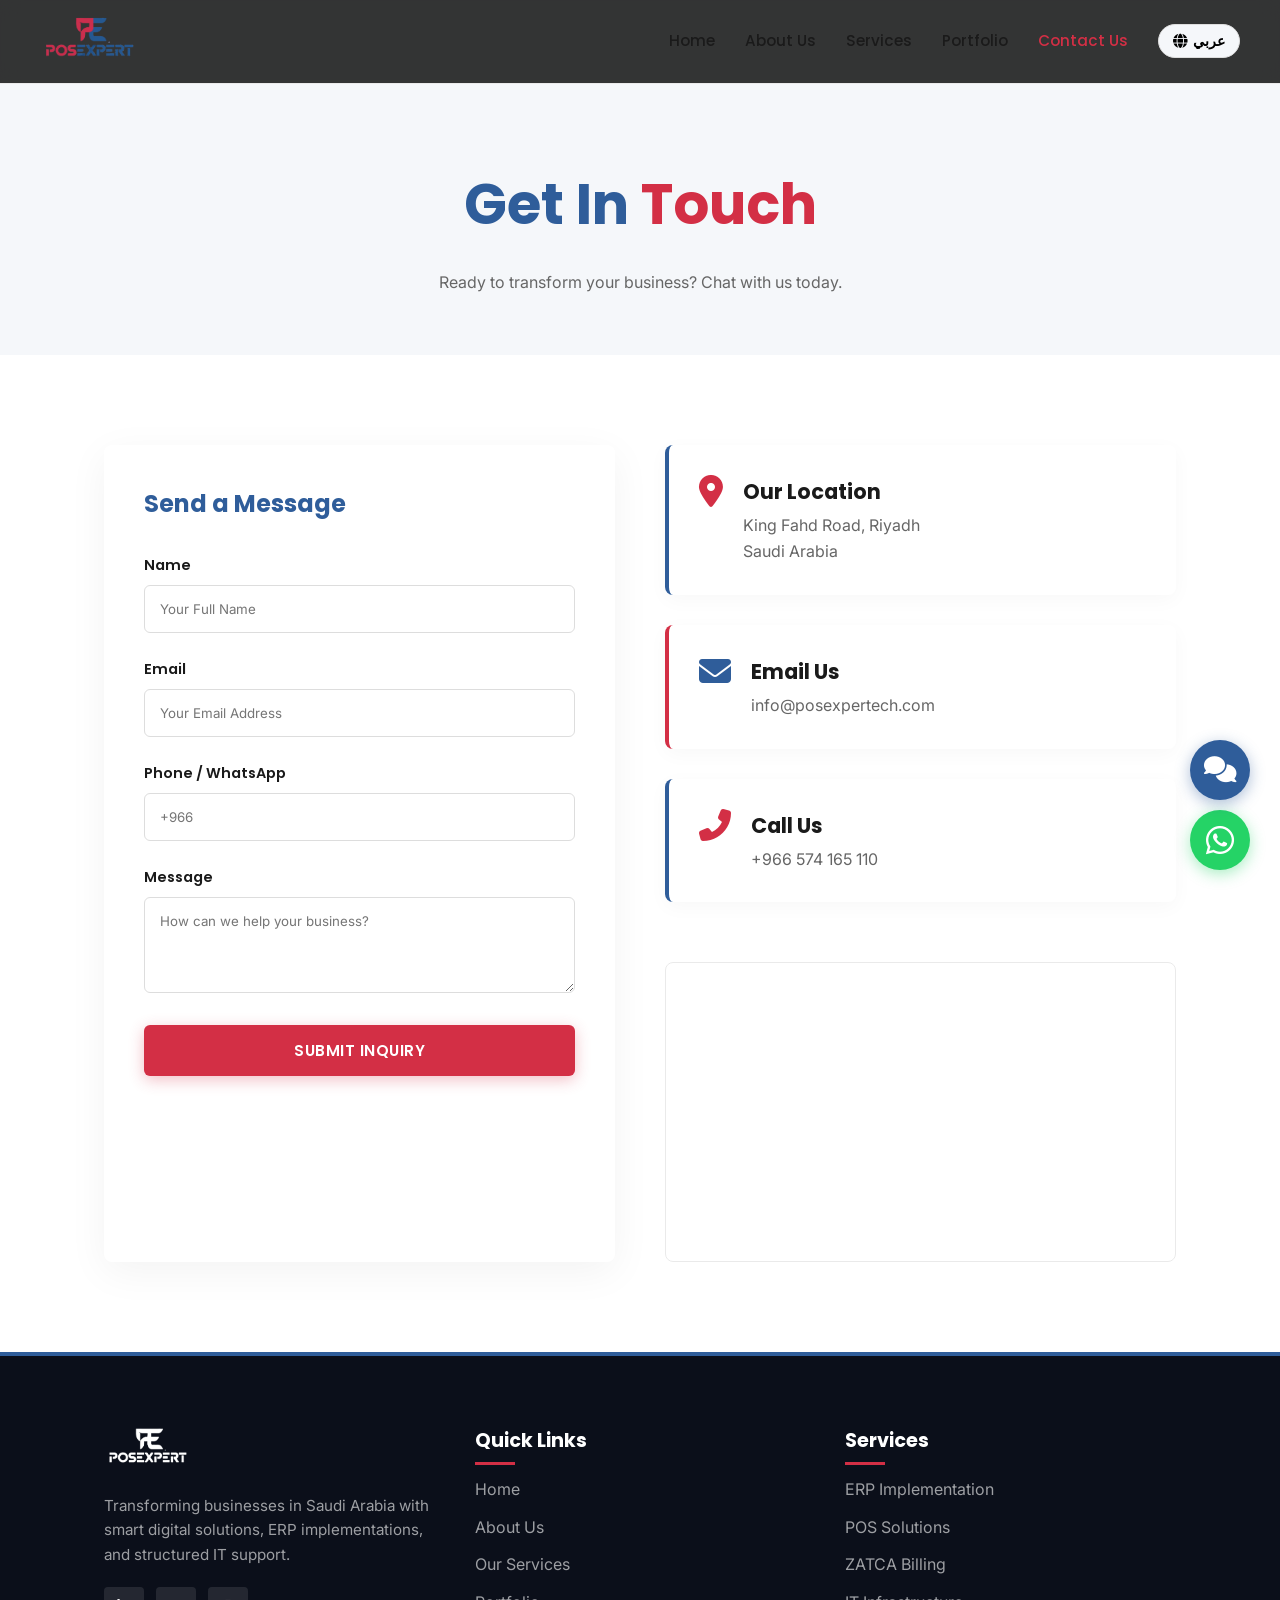
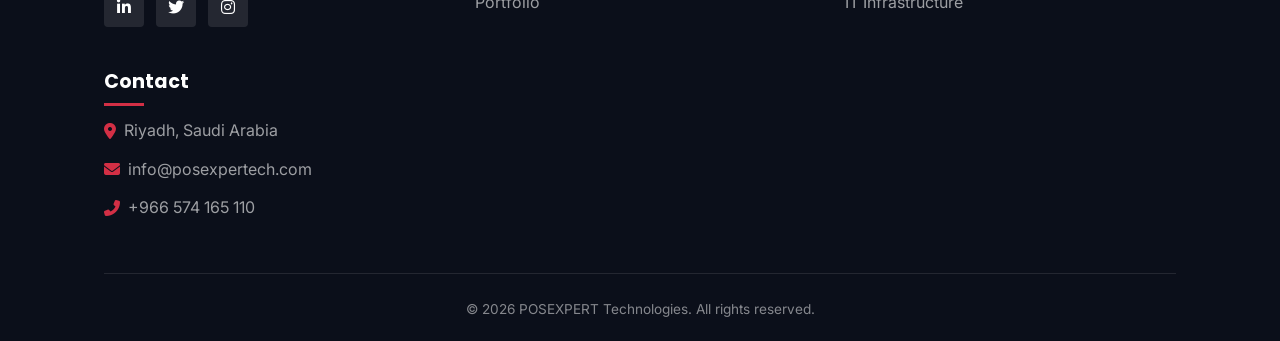
<file: contact.html>
<!DOCTYPE html>
<html lang="en" id="htmlEl">
<head>
  <meta charset="UTF-8">
  <meta name="viewport" content="width=device-width, initial-scale=1.0">
  <title>Contact Us | POSEXPERT Technologies</title>
  
  <link href="https://fonts.googleapis.com/css2?family=Inter:wght@400;500;600&family=Poppins:wght@500;600;700&family=Tajawal:wght@500;700&display=swap" rel="stylesheet">
  <link rel="stylesheet" href="https://cdnjs.cloudflare.com/ajax/libs/font-awesome/6.4.0/css/all.min.css">
  <link rel="stylesheet" href="assets/css/style.css">
  <link rel="stylesheet" href="assets/css/animations.css">
  <link rel="stylesheet" href="assets/css/rtl.css">
  
  <style>
    .page-header { padding: 160px 0 60px; text-align: center; background: var(--bg-gray); }
    .page-header h1 { font-size: 3.5rem; margin-bottom: 20px; color: var(--primary-blue); }
    
    .contact-grid { display: grid; grid-template-columns: 1fr 1fr; gap: 50px; }
    
    .form-container { background: #fff; padding: 40px; border-radius: 8px; box-shadow: 0 10px 40px rgba(0,0,0,0.05); }
    .input-grp { margin-bottom: 25px; }
    .input-grp label { display: block; margin-bottom: 8px; font-weight: 600; font-family: var(--font-main); color: var(--text-dark); font-size: 0.9rem; }
    .input-grp input, .input-grp textarea {
      width: 100%; padding: 15px; border-radius: 6px; border: 1px solid #ddd; background: #fff;
      font-family: var(--font-secondary); transition: border-color 0.3s, box-shadow 0.3s;
    }
    .input-grp input:focus, .input-grp textarea:focus {
      outline: none; border-color: var(--primary-blue); box-shadow: 0 0 0 3px rgba(47, 93, 154, 0.1);
    }
    .contact-info { display: flex; flex-direction: column; gap: 30px; }
    .info-card { display: flex; align-items: flex-start; gap: 20px; padding: 30px; background: #fff; border-radius: 8px; box-shadow: 0 5px 20px rgba(0,0,0,0.03); border-left: 4px solid var(--primary-blue); }
    .info-card i { font-size: 2rem; color: var(--primary-red); }
    .info-card h3 { font-size: 1.3rem; margin-bottom: 5px; }
    
    .map-container { margin-top: 30px; height: 300px; border-radius: 8px; overflow: hidden; border: 1px solid #eaeaea; }
    .map-container iframe { width: 100%; height: 100%; border: none; }
    @media (max-width: 900px) {
      .contact-grid { grid-template-columns: 1fr; }
    }
  </style>
</head>
<body>
  <!-- Header -->
  <header id="header">
    <div class="container navbar">
      <a href="index.html" class="logo"><img src="assets/images/posexpert.png" alt="POSEXPERT Technologies"></a>
      <nav class="nav-links">
        <a href="index.html" class="nav-item">Home</a>
        <a href="about.html" class="nav-item">About Us</a>
        <a href="services.html" class="nav-item">Services</a>
        <a href="portfolio.html" class="nav-item">Portfolio</a>
        <a href="contact.html" class="nav-item active">Contact Us</a>
        <button id="langToggle" class="lang-toggle"><i class="fas fa-globe"></i> <span id="langText">عربي</span></button>
      </nav>
      <button class="mobile-menu-btn"><i class="fas fa-bars"></i></button>
    </div>
  </header>
  <div class="page-header">
    <div class="container">
      <h1 class="animate-fade-in-up">Get In <span class="text-red">Touch</span></h1>
      <p class="animate-fade-in-up stagger-1 text-muted">Ready to transform your business? Chat with us today.</p>
    </div>
  </div>
  <section>
    <div class="container contact-grid">
      
      <!-- Contact Form -->
      <div class="form-container animate-on-scroll">
        <h2 style="margin-bottom: 30px; color: var(--primary-blue);">Send a Message</h2>
        <form onsubmit="event.preventDefault(); alert('Message sent effectively to AI Chatbot lead capture!');">
          <div class="input-grp">
            <label>Name</label>
            <input type="text" placeholder="Your Full Name" required>
          </div>
          <div class="input-grp">
            <label>Email</label>
            <input type="email" placeholder="Your Email Address" required>
          </div>
          <div class="input-grp">
            <label>Phone / WhatsApp</label>
            <input type="tel" placeholder="+966" required>
          </div>
          <div class="input-grp">
            <label>Message</label>
            <textarea rows="4" placeholder="How can we help your business?" required></textarea>
          </div>
          <button type="submit" class="btn btn-primary" style="width: 100%;">Submit Inquiry</button>
        </form>
      </div>
      <!-- Contact Info -->
      <div class="contact-info animate-on-scroll stagger-2">
        <div class="info-card hover-float">
          <i class="fas fa-map-marker-alt"></i>
          <div>
            <h3>Our Location</h3>
            <p class="text-muted">King Fahd Road, Riyadh <br> Saudi Arabia</p>
          </div>
        </div>
        
        <div class="info-card hover-float" style="border-left-color: var(--primary-red);">
          <i class="fas fa-envelope" style="color: var(--primary-blue);"></i>
          <div>
            <h3>Email Us</h3>
            <p class="text-muted">info@posexpertech.com</p>
          </div>
        </div>
        <div class="info-card hover-float">
          <i class="fas fa-phone-alt"></i>
          <div>
            <h3>Call Us</h3>
            <p class="text-muted">+966 574 165 110</p>
          </div>
        </div>
        <div class="map-container hover-float">
          <!-- Google Map embed placeholder for Riyadh -->
          <iframe src="https://www.google.com/maps/embed?pb=!1m18!1m12!1m3!1d231924.96593414952!2d46.5422891968565!3d24.646961448889!2m3!1f0!2f0!3f0!3m2!1i1024!2i768!4f13.1!3m3!1m2!1s0x3e2f03890d489399%3A0xba974d1c98e79fd5!2sRiyadh%20Saudi%20Arabia!5e0!3m2!1sen!2sus!4v1689363012345!5m2!1sen!2sus" allowfullscreen="" loading="lazy" referrerpolicy="no-referrer-when-downgrade"></iframe>
        </div>
      </div>
      
    </div>
  </section>
  <!-- Footer -->
  <footer class="footer">
    <div class="container">
      <div class="footer-grid">
        <div class="footer-col">
          <img src="assets/images/posexpert.png" alt="POSEXPERT" style="height: 40px; margin-bottom: 20px; filter: brightness(0) invert(1);">
          <p>Transforming businesses in Saudi Arabia with smart digital solutions, ERP implementations, and structured IT support.</p>
          <div class="social-links">
            <a href="#"><i class="fab fa-linkedin-in"></i></a>
            <a href="#"><i class="fab fa-twitter"></i></a>
            <a href="#"><i class="fab fa-instagram"></i></a>
          </div>
        </div>
        <div class="footer-col">
          <h4>Quick Links</h4>
          <ul>
            <li><a href="index.html">Home</a></li>
            <li><a href="about.html">About Us</a></li>
            <li><a href="services.html">Our Services</a></li>
            <li><a href="portfolio.html">Portfolio</a></li>
          </ul>
        </div>
        <div class="footer-col">
          <h4>Services</h4>
          <ul>
            <li><a href="services.html">ERP Implementation</a></li>
            <li><a href="services.html">POS Solutions</a></li>
            <li><a href="services.html">ZATCA Billing</a></li>
            <li><a href="services.html">IT Infrastructure</a></li>
          </ul>
        </div>
        <div class="footer-col">
          <h4>Contact</h4>
          <ul>
            <li><a href="#"><i class="fas fa-map-marker-alt" style="color: var(--primary-red);"></i> Riyadh, Saudi Arabia</a></li>
            <li><a href="mailto:info@posexpertech.com"><i class="fas fa-envelope" style="color: var(--primary-red);"></i> info@posexpertech.com</a></li>
            <li><a href="tel:+966574165110"><i class="fas fa-phone-alt" style="color: var(--primary-red);"></i> +966 574 165 110</a></li>
          </ul>
        </div>
      </div>
      <div class="footer-bottom">
        <p>&copy; 2026 POSEXPERT Technologies. All rights reserved.</p>
      </div>
    </div>
  </footer>
  <a href="https://wa.me/966574165110" class="whatsapp-float" target="_blank"><i class="fab fa-whatsapp"></i></a>
  <div class="chatbot-widget" title="Chat with AI Assistant"><i class="fas fa-comments"></i></div>
  <script src="assets/js/main.js"></script>
</body>
</html>
</file>
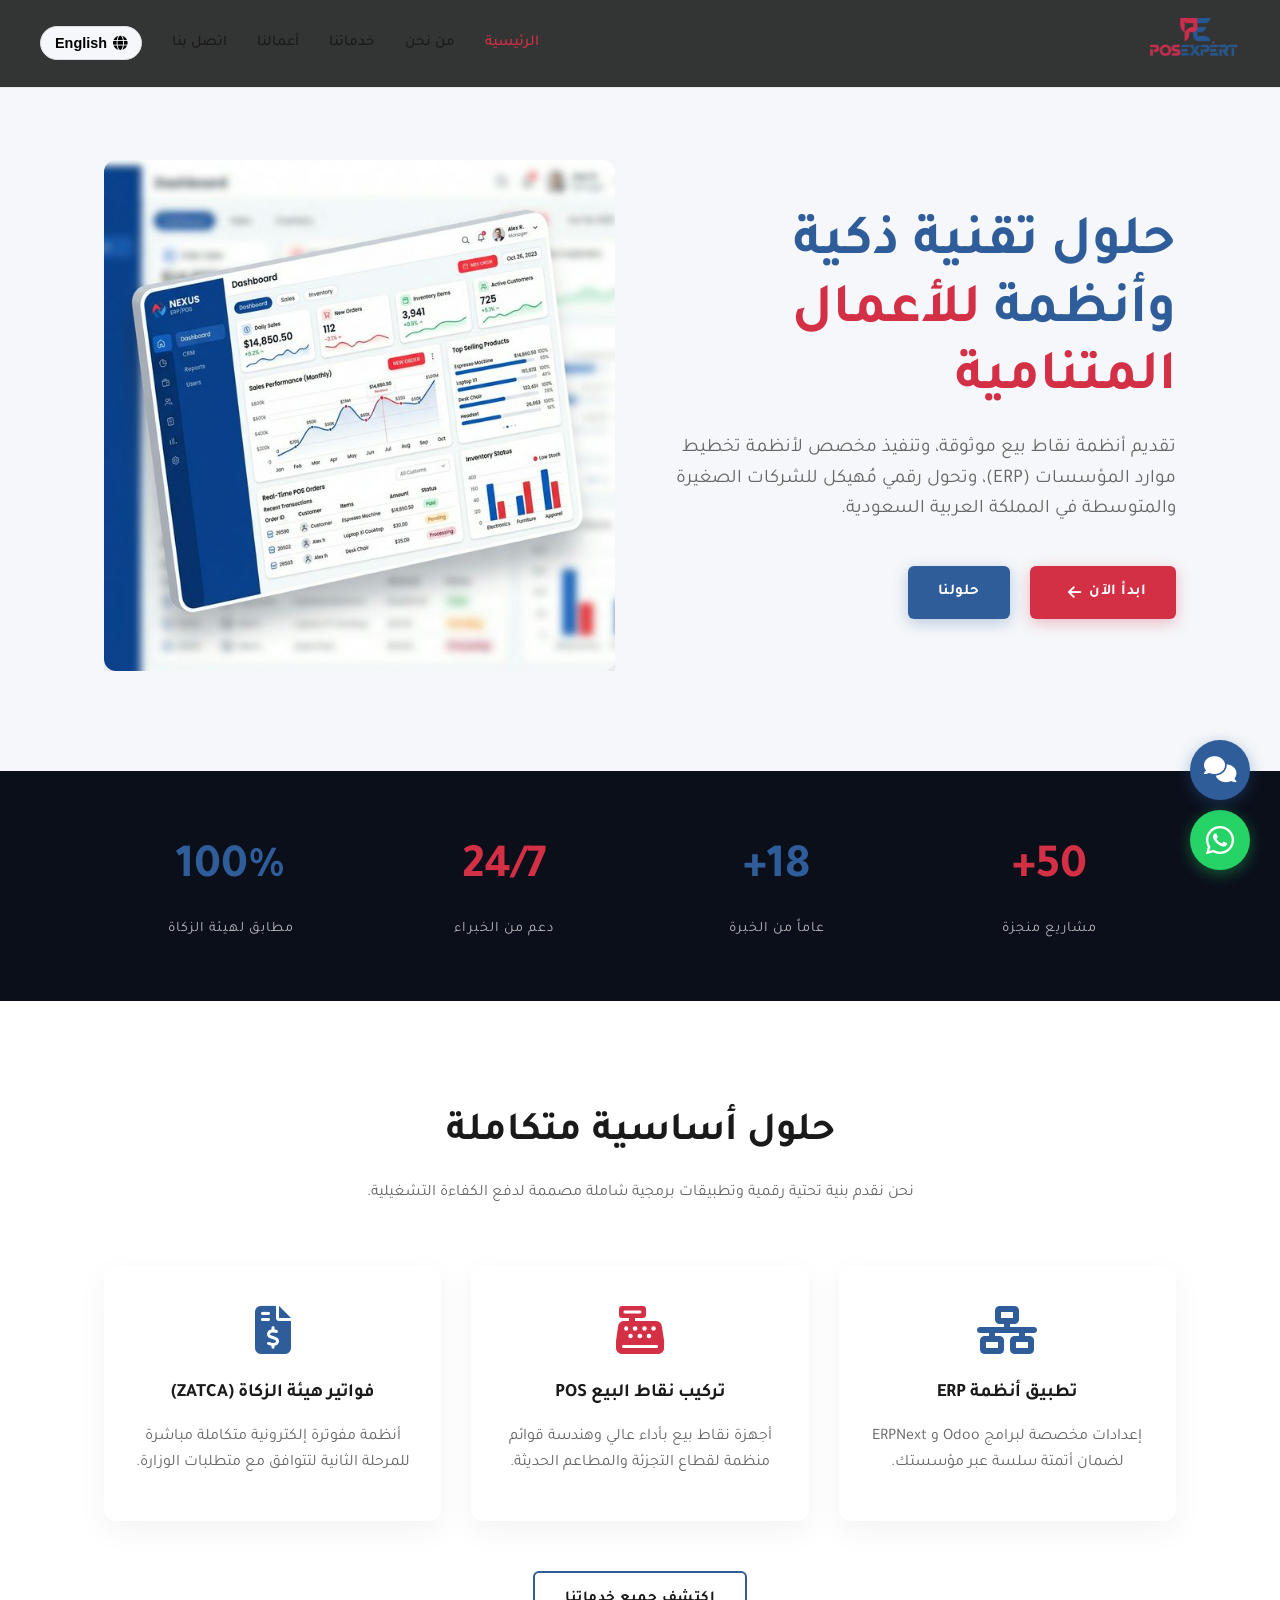
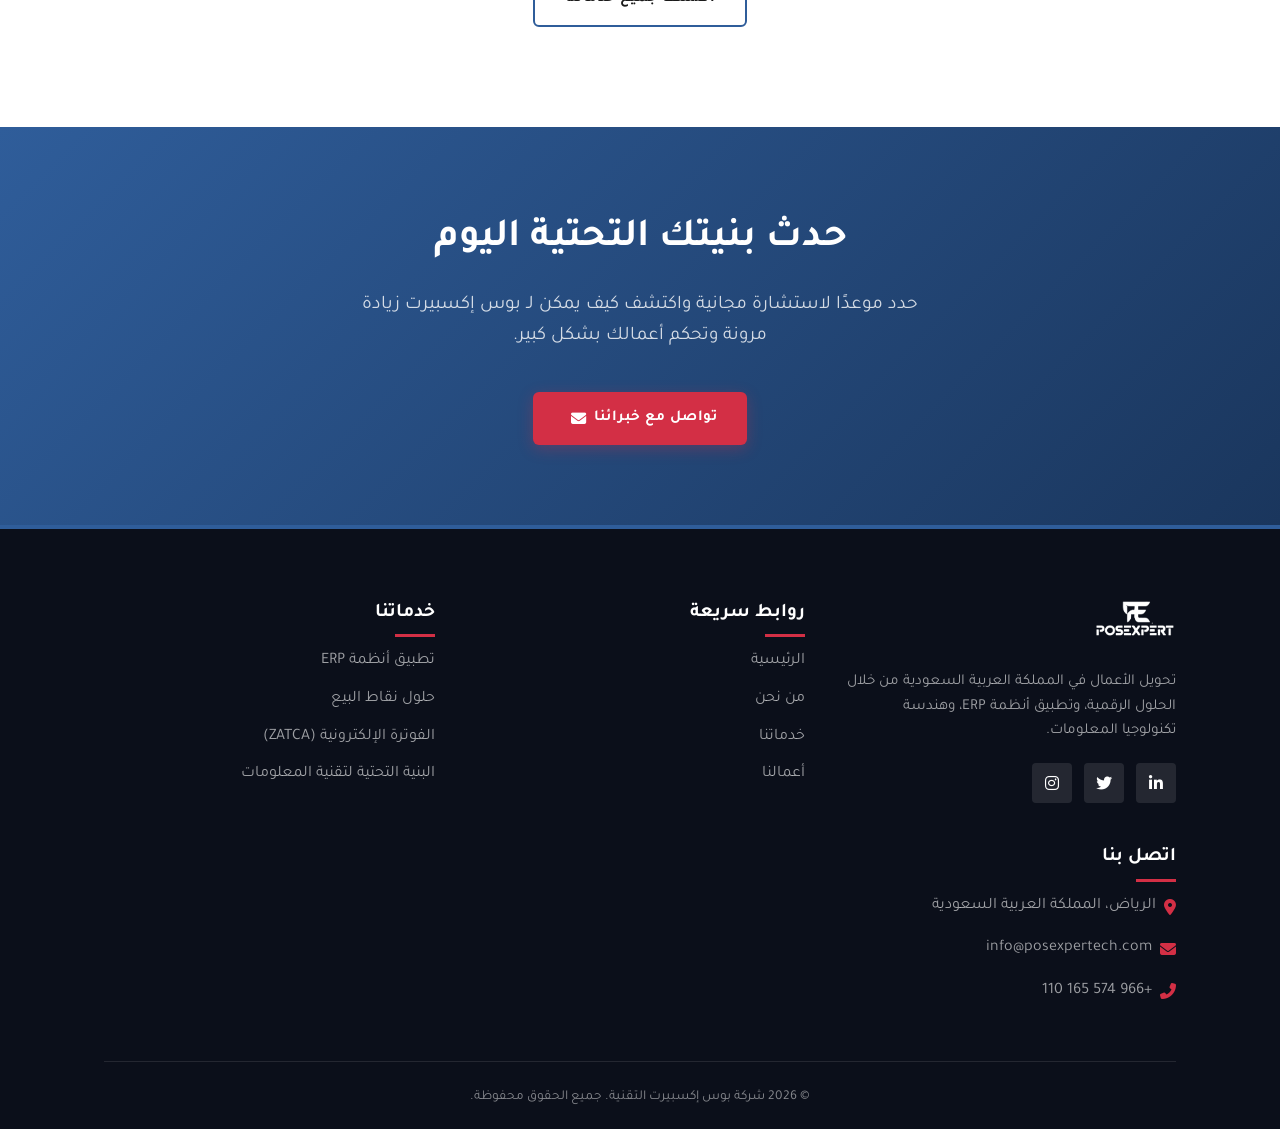
<file: index-ar.html>
<!DOCTYPE html>
<html lang="ar" id="htmlEl" dir="rtl">
<head>
  <meta charset="UTF-8">
  <meta name="viewport" content="width=device-width, initial-scale=1.0">
  <title>بوس إكسبيرت التقنية | حلول رقمية ذكية</title>
  <meta name="description" content="تقدم بوس إكسبيرت التقنية في الرياض، المملكة العربية السعودية، استشارات تقنية متميزة لتنفيذ أنظمة تخطيط موارد المؤسسات (ERP) وتركيب نقاط البيع وحلول التحول الرقمي.">
  
  <link href="https://fonts.googleapis.com/css2?family=Inter:wght@400;500;600&family=Poppins:wght@500;600;700;800&family=Tajawal:wght@500;700&display=swap" rel="stylesheet">
  <link rel="stylesheet" href="https://cdnjs.cloudflare.com/ajax/libs/font-awesome/6.4.0/css/all.min.css">
  
  <link rel="stylesheet" href="assets/css/style.css">
  <link rel="stylesheet" href="assets/css/animations.css">
  <link rel="stylesheet" href="assets/css/rtl.css">
  
  <style>
    @keyframes heroFloat {
      0%, 100% { transform: translateY(0); }
      50% { transform: translateY(-20px); }
    }
    .hero {
      position: relative;
      background: var(--bg-gray);
      padding: 160px 0 100px;
      overflow: hidden;
    }
    .hero-grid {
      display: grid;
      grid-template-columns: 1fr 1fr;
      gap: 50px;
      align-items: center;
    }
    .hero h1 {
      font-size: 3.5rem;
      line-height: 1.2;
      color: var(--primary-blue);
      margin-bottom: 20px;
    }
    .hero p {
      font-size: 1.2rem;
      color: var(--text-muted);
      margin-bottom: 40px;
    }
    .hero-btns {
      display: flex;
      gap: 20px;
    }
    .hero-img-container {
      position: relative;
    }
    .hero-img {
      width: 100%;
      border-radius: 12px;
      box-shadow: 0 20px 40px rgba(0,0,0,0.1);
      display: block;
      animation: heroFloat 6s ease-in-out infinite;
    }
    
    .stats-section {
      background: var(--bg-dark);
      padding: 60px 0;
      color: #fff;
    }
    .stats-grid {
      display: grid;
      grid-template-columns: repeat(4, 1fr);
      text-align: center;
      gap: 20px;
    }
    .stat-item h3 {
      font-size: 3rem;
      color: var(--primary-red);
      margin-bottom: 10px;
    }
    .stat-item p {
      color: rgba(255,255,255,0.7);
      text-transform: uppercase;
      font-size: 0.9rem;
      letter-spacing: 1px;
    }

    .services-overview {
      padding: 100px 0;
    }
    .services-grid {
      display: grid;
      grid-template-columns: repeat(3, 1fr);
      gap: 30px;
      margin-top: 50px;
    }
    .service-card {
      background: #fff;
      padding: 40px 30px;
      border-radius: 12px;
      text-align: center;
      box-shadow: 0 10px 30px rgba(0,0,0,0.05);
      border-bottom: 4px solid transparent;
      transition: all 0.4s ease;
    }
    .service-card:hover {
      transform: translateY(-10px);
      border-bottom-color: var(--primary-red);
      box-shadow: 0 15px 35px rgba(211, 47, 69, 0.1);
    }
    .service-card:nth-child(even):hover {
      border-bottom-color: var(--primary-blue);
      box-shadow: 0 15px 35px rgba(47, 93, 154, 0.1);
    }
    .service-card i {
      font-size: 3rem;
      color: var(--primary-blue);
      margin-bottom: 25px;
      transition: transform 0.3s;
    }
    .service-card:hover i {
      transform: scale(1.1);
    }
    
    .cta-banner {
      background: linear-gradient(135deg, var(--primary-blue), #1A365D);
      padding: 80px 0;
      text-align: center;
      color: white;
    }
    .cta-banner h2 { color: white; margin-bottom: 20px; font-size: 2.5rem; }
    .cta-banner .btn-primary { background: var(--primary-red); border-color: var(--primary-red); }
    .cta-banner .btn-primary:hover { background: #b01e30; border-color: #b01e30; }

    @media (max-width: 900px) {
      .hero-grid { grid-template-columns: 1fr; text-align: center; }
      .hero-btns { justify-content: center; }
      .stats-grid { grid-template-columns: 1fr 1fr; gap: 40px; }
      .services-grid { grid-template-columns: 1fr; }
    }
  </style>
</head>
<body>

  <!-- Header -->
  <header id="header">
    <div class="container navbar">
      <a href="index-ar.html" class="logo"><img src="assets/images/posexpert.png" alt="بوس إكسبيرت التقنية" style="height: 45px; width: auto;"></a>
      <nav class="nav-links">
        <a href="index-ar.html" class="nav-item active">الرئيسية</a>
        <a href="about-ar.html" class="nav-item">من نحن</a>
        <a href="services-ar.html" class="nav-item">خدماتنا</a>
        <a href="portfolio-ar.html" class="nav-item">أعمالنا</a>
        <a href="contact-ar.html" class="nav-item">اتصل بنا</a>
        <button id="langToggle" class="lang-toggle"><i class="fas fa-globe"></i> <span id="langText">English</span></button>
      </nav>
      <button class="mobile-menu-btn"><i class="fas fa-bars"></i></button>
    </div>
  </header>

  <!-- Hero Section -->
  <section class="hero">
    <div class="container hero-grid">
      <div class="hero-content">
        <h1 class="animate-fade-in-up stagger-1">حلول تقنية ذكية وأنظمة <span class="text-red">للأعمال المتنامية</span></h1>
        <p class="animate-fade-in-up stagger-2">تقديم أنظمة نقاط بيع موثوقة، وتنفيذ مخصص لأنظمة تخطيط موارد المؤسسات (ERP)، وتحول رقمي مُهيكل للشركات الصغيرة والمتوسطة في المملكة العربية السعودية.</p>
        <div class="hero-btns animate-fade-in-up stagger-3">
          <a href="contact-ar.html" class="btn btn-primary hover-float">ابدأ الآن <i class="fas fa-arrow-left"></i></a>
          <a href="services-ar.html" class="btn btn-secondary hover-float">حلولنا</a>
        </div>
      </div>
      <div class="hero-img-container image-reveal animate-on-scroll stagger-2">
        <img src="assets/images/hero_dashboard.png" class="hero-img" alt="ERP Dashboard Mockup">
      </div>
    </div>
  </section>

  <!-- Stats -->
  <section class="stats-section">
    <div class="container stats-grid">
      <div class="stat-item animate-on-scroll">
        <h3>50+</h3>
        <p>مشاريع منجزة</p>
      </div>
      <div class="stat-item animate-on-scroll stagger-1">
        <h3 style="color: var(--primary-blue);">18+</h3>
        <p>عاماً من الخبرة</p>
      </div>
      <div class="stat-item animate-on-scroll stagger-2">
        <h3>24/7</h3>
        <p>دعم من الخبراء</p>
      </div>
      <div class="stat-item animate-on-scroll stagger-3">
        <h3 style="color: var(--primary-blue);">100%</h3>
        <p>مطابق لهيئة الزكاة</p>
      </div>
    </div>
  </section>

  <!-- Services Overview -->
  <section class="services-overview">
    <div class="container">
      <div class="section-header animate-on-scroll">
        <h2>حلول أساسية متكاملة</h2>
        <p>نحن نقدم بنية تحتية رقمية وتطبيقات برمجية شاملة مصممة لدفع الكفاءة التشغيلية.</p>
      </div>
      <div class="services-grid">
        <div class="service-card animate-on-scroll stagger-1">
          <i class="fas fa-network-wired"></i>
          <h3>تطبيق أنظمة ERP</h3>
          <p class="text-muted">إعدادات مخصصة لبرامج Odoo و ERPNext لضمان أتمتة سلسة عبر مؤسستك.</p>
        </div>
        <div class="service-card animate-on-scroll stagger-2">
          <i class="fas fa-cash-register" style="color: var(--primary-red);"></i>
          <h3>تركيب نقاط البيع POS</h3>
          <p class="text-muted">أجهزة نقاط بيع بأداء عالي وهندسة قوائم منظمة لقطاع التجزئة والمطاعم الحديثة.</p>
        </div>
        <div class="service-card animate-on-scroll stagger-3">
          <i class="fas fa-file-invoice-dollar"></i>
          <h3>فواتير هيئة الزكاة (ZATCA)</h3>
          <p class="text-muted">أنظمة مفوترة إلكترونية متكاملة مباشرة للمرحلة الثانية لتتوافق مع متطلبات الوزارة.</p>
        </div>
      </div>
      <div style="text-align: center; margin-top: 50px;" class="animate-on-scroll">
        <a href="services-ar.html" class="btn btn-outline">اكتشف جميع خدماتنا</a>
      </div>
    </div>
  </section>

  <!-- CTA Banner -->
  <section class="cta-banner">
    <div class="container animate-on-scroll">
      <h2>حدث بنيتك التحتية اليوم</h2>
      <p style="font-size: 1.2rem; color: rgba(255,255,255,0.8); margin-bottom: 40px; max-width: 600px; margin-left: auto; margin-right: auto;">حدد موعدًا لاستشارة مجانية واكتشف كيف يمكن لـ بوس إكسبيرت زيادة مرونة وتحكم أعمالك بشكل كبير.</p>
      <a href="contact-ar.html" class="btn btn-primary btn-lg hover-float">تواصل مع خبرائنا <i class="fas fa-envelope"></i></a>
    </div>
  </section>

  <!-- Footer -->
  <footer class="footer">
    <div class="container">
      <div class="footer-grid">
        <div class="footer-col">
          <img src="assets/images/posexpert.png" alt="بوس إكسبيرت" style="height: 40px; margin-bottom: 20px; filter: brightness(0) invert(1);">
          <p>تحويل الأعمال في المملكة العربية السعودية من خلال الحلول الرقمية، وتطبيق أنظمة ERP، وهندسة تكنولوجيا المعلومات.</p>
          <div class="social-links">
            <a href="#"><i class="fab fa-linkedin-in"></i></a>
            <a href="#"><i class="fab fa-twitter"></i></a>
            <a href="#"><i class="fab fa-instagram"></i></a>
          </div>
        </div>
        <div class="footer-col">
          <h4>روابط سريعة</h4>
          <ul>
            <li><a href="index-ar.html">الرئيسية</a></li>
            <li><a href="about-ar.html">من نحن</a></li>
            <li><a href="services-ar.html">خدماتنا</a></li>
            <li><a href="portfolio-ar.html">أعمالنا</a></li>
          </ul>
        </div>
        <div class="footer-col">
          <h4>خدماتنا</h4>
          <ul>
            <li><a href="services-ar.html">تطبيق أنظمة ERP</a></li>
            <li><a href="services-ar.html">حلول نقاط البيع</a></li>
            <li><a href="services-ar.html">الفوترة الإلكترونية (ZATCA)</a></li>
            <li><a href="services-ar.html">البنية التحتية لتقنية المعلومات</a></li>
          </ul>
        </div>
        <div class="footer-col">
          <h4>اتصل بنا</h4>
          <ul>
            <li><a href="#"><i class="fas fa-map-marker-alt" style="color: var(--primary-red);"></i> الرياض، المملكة العربية السعودية</a></li>
            <li><a href="mailto:info@posexpertech.com"><i class="fas fa-envelope" style="color: var(--primary-red);"></i> info@posexpertech.com</a></li>
            <li><a href="tel:+966574165110"><i class="fas fa-phone-alt" style="color: var(--primary-red);"></i> +966 574 165 110</a></li>
          </ul>
        </div>
      </div>
      <div class="footer-bottom">
        <p>&copy; 2026 شركة بوس إكسبيرت التقنية. جميع الحقوق محفوظة.</p>
      </div>
    </div>
  </footer>

  <a href="https://wa.me/966574165110" class="whatsapp-float" target="_blank"><i class="fab fa-whatsapp"></i></a>
  <div class="chatbot-widget" title="الدردشة مع المساعد الذكي"><i class="fas fa-comments"></i></div>

  <script src="assets/js/main.js"></script>
</body>
</html>
</file>
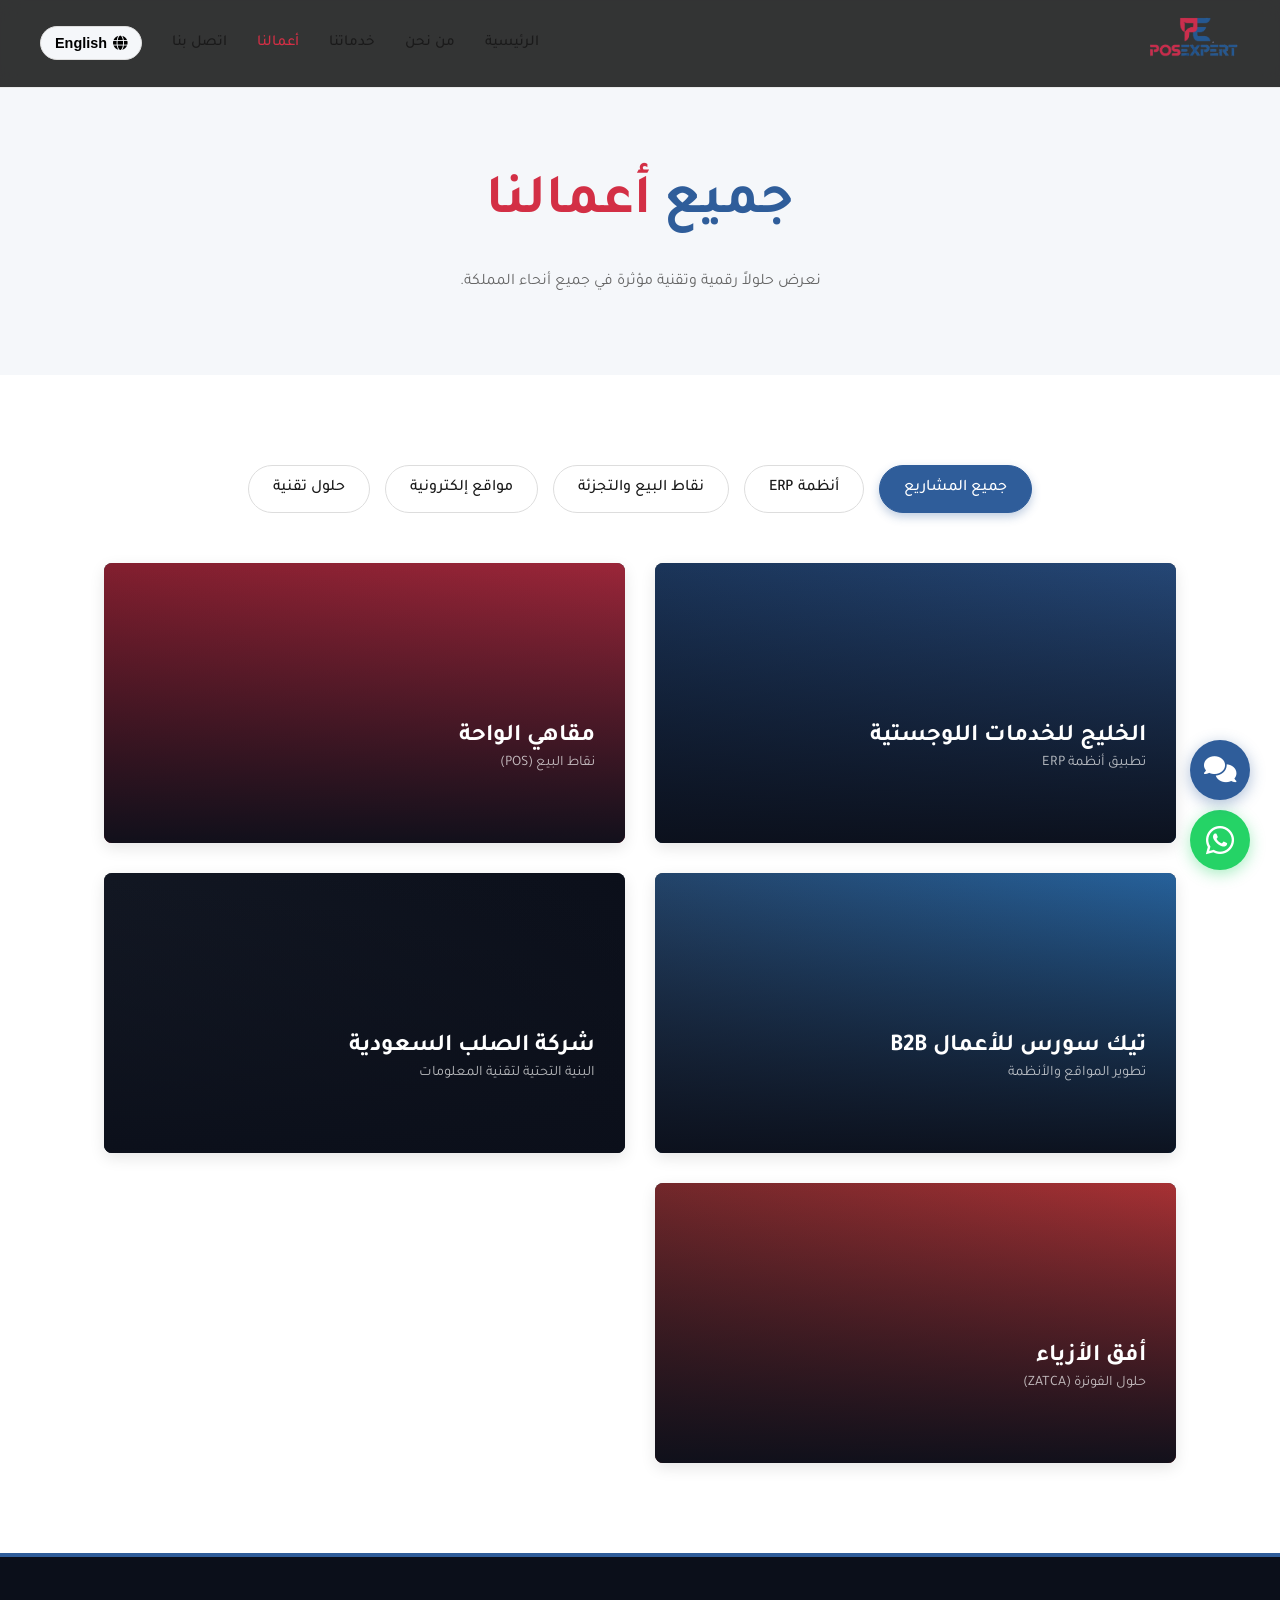
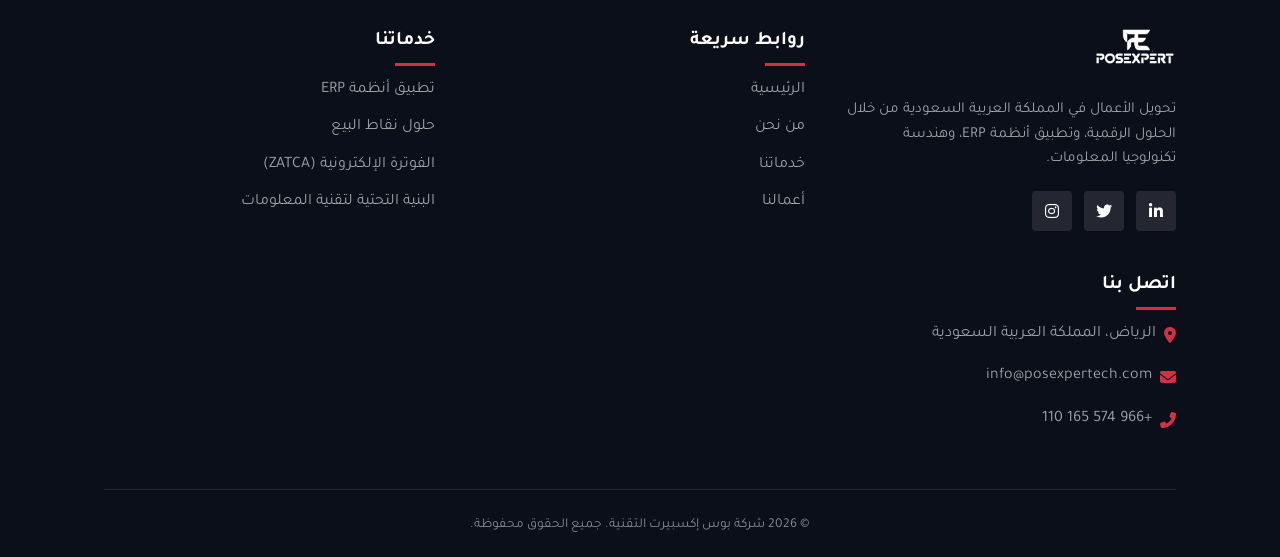
<file: portfolio-ar.html>
<!DOCTYPE html>
<html lang="ar" id="htmlEl" dir="rtl">
<head>
  <meta charset="UTF-8">
  <meta name="viewport" content="width=device-width, initial-scale=1.0">
  <title>أعمالنا | بوس إكسبيرت التقنية</title>
  
  <link href="https://fonts.googleapis.com/css2?family=Inter:wght@400;500;600&family=Poppins:wght@500;600;700&family=Tajawal:wght@500;700&display=swap" rel="stylesheet">
  <link rel="stylesheet" href="https://cdnjs.cloudflare.com/ajax/libs/font-awesome/6.4.0/css/all.min.css">
  <link rel="stylesheet" href="assets/css/style.css">
  <link rel="stylesheet" href="assets/css/animations.css">
  <link rel="stylesheet" href="assets/css/rtl.css">
  
  <style>
    .page-header { padding: 160px 0 80px; text-align: center; background: var(--bg-gray); }
    .page-header h1 { font-size: 3.5rem; margin-bottom: 20px; color: var(--primary-blue); }
    
    .filter-tabs { display: flex; justify-content: center; flex-wrap: wrap; gap: 15px; margin-bottom: 50px; }
    .filter-tab {
      background: #fff; border: 1px solid #ddd; padding: 10px 24px; border-radius: 30px; cursor: pointer;
      transition: all 0.3s ease; font-weight: 500; color: var(--text-dark); font-family: var(--font-main);
    }
    .filter-tab.active, .filter-tab:hover { background: var(--primary-blue); color: #fff; border-color: var(--primary-blue); box-shadow: 0 4px 10px rgba(47, 93, 154, 0.3); }

    .portfolio-grid { display: grid; grid-template-columns: repeat(auto-fill, minmax(350px, 1fr)); gap: 30px; }
    .portfolio-item {
      position: relative; border-radius: 8px; overflow: hidden; cursor: pointer; background: var(--bg-dark); height: 280px;
      box-shadow: 0 5px 15px rgba(0,0,0,0.1);
    }
    .portfolio-img-placeholder {
      width: 100%; height: 100%; transition: transform 0.5s ease; opacity: 0.8;
      background: linear-gradient(45deg, var(--bg-gray), #eaeaea);
    }
    .portfolio-overlay {
      position: absolute; top: 0; left: 0; width: 100%; height: 100%;
      background: linear-gradient(0deg, rgba(11, 15, 26, 0.95) 0%, rgba(11, 15, 26, 0.1) 100%);
      display: flex; flex-direction: column; justify-content: flex-end; padding: 30px; transition: all 0.5s ease;
    }
    .portfolio-item:hover .portfolio-img-placeholder { transform: scale(1.05); }
    .portfolio-item:hover .portfolio-overlay { background: rgba(11, 15, 26, 0.9); }
    .portfolio-item h4 { font-size: 1.5rem; margin-bottom: 5px; color: #fff; transform: translateY(10px); transition: transform 0.3s ease; }
    .portfolio-item p { color: rgba(255,255,255,0.7); font-size: 0.9rem; margin-bottom: 15px; }
    .view-details { 
      color: var(--primary-red); font-size: 0.9rem; font-weight: bold; text-transform: uppercase;
      opacity: 0; transform: translateY(10px); transition: all 0.3s ease; font-family: var(--font-main);
    }
    .portfolio-item:hover h4 { transform: translateY(0); }
    .portfolio-item:hover .view-details { opacity: 1; transform: translateY(0); }

    .modal-overlay {
      position: fixed; top: 0; left: 0; width: 100%; height: 100%;
      background: rgba(11, 15, 26, 0.9); backdrop-filter: blur(5px); z-index: 2000;
      display: flex; align-items: center; justify-content: center; opacity: 0; visibility: hidden; transition: all 0.3s ease;
    }
    .modal-overlay.active { opacity: 1; visibility: visible; }
    .modal-content {
      background: #fff; border-radius: 8px; width: 90%; max-width: 600px; padding: 40px; position: relative;
      transform: translateY(50px); transition: all 0.3s ease; box-shadow: 0 20px 50px rgba(0,0,0,0.5);
    }
    .modal-overlay.active .modal-content { transform: translateY(0); }
    .modal-close { position: absolute; top: 20px; right: 20px; font-size: 1.5rem; color: var(--text-muted); cursor: pointer; transition: color 0.3s; }
    .modal-close:hover { color: var(--primary-red); }
  </style>
</head>
<body>

  <!-- Header -->
  <header id="header">
    <div class="container navbar">
      <a href="index-ar.html" class="logo"><img src="assets/images/posexpert.png" alt="بوس إكسبيرت التقنية" style="height: 45px; width: auto;"></a>
      <nav class="nav-links">
        <a href="index-ar.html" class="nav-item">الرئيسية</a>
        <a href="about-ar.html" class="nav-item">من نحن</a>
        <a href="services-ar.html" class="nav-item">خدماتنا</a>
        <a href="portfolio-ar.html" class="nav-item active">أعمالنا</a>
        <a href="contact-ar.html" class="nav-item">اتصل بنا</a>
        <button id="langToggle" class="lang-toggle"><i class="fas fa-globe"></i> <span id="langText">English</span></button>
      </nav>
      <button class="mobile-menu-btn"><i class="fas fa-bars"></i></button>
    </div>
  </header>

  <div class="page-header">
    <div class="container">
      <h1 class="animate-fade-in-up">جميع <span class="text-red">أعمالنا</span></h1>
      <p class="animate-fade-in-up stagger-1 text-muted">نعرض حلولاً رقمية وتقنية مؤثرة في جميع أنحاء المملكة.</p>
    </div>
  </div>

  <section>
    <div class="container">
      <div class="filter-tabs animate-on-scroll">
        <div class="filter-tab active" data-filter="all">جميع المشاريع</div>
        <div class="filter-tab" data-filter="erp">أنظمة ERP</div>
        <div class="filter-tab" data-filter="pos">نقاط البيع والتجزئة</div>
        <div class="filter-tab" data-filter="web">مواقع إلكترونية</div>
        <div class="filter-tab" data-filter="it">حلول تقنية</div>
      </div>

      <div class="portfolio-grid">
        
        <div class="portfolio-item animate-on-scroll stagger-1" onclick="openModal('الخليج للخدمات اللوجستية', 'نجحنا في نشر أنظمة Odoo لشركة تتبع لوجستية تغطي 4 مدن. تم تحسين سرعة التتبع بنسبة 40% وتقليل النفقات العامة.')">
          <div class="portfolio-img-placeholder" style="background: linear-gradient(45deg, #1A365D, #2F5D9A);"></div>
          <div class="portfolio-overlay">
            <h4>الخليج للخدمات اللوجستية</h4>
            <p>تطبيق أنظمة ERP</p>
            <span class="view-details">عرض التفاصيل <i class="fas fa-arrow-left"></i></span>
          </div>
        </div>

        <div class="portfolio-item animate-on-scroll stagger-2" onclick="openModal('مقاهي الواحة', 'تركيب أحدث أنظمة نقاط البيع (POS) مع هندسة قوائم سحابية لشبكة مقاهي سريعة النمو في الرياض.')">
          <div class="portfolio-img-placeholder" style="background: linear-gradient(45deg, #A02030, #D32F45);"></div>
          <div class="portfolio-overlay">
            <h4>مقاهي الواحة</h4>
            <p>نقاط البيع (POS)</p>
            <span class="view-details">عرض التفاصيل <i class="fas fa-arrow-left"></i></span>
          </div>
        </div>

        <div class="portfolio-item animate-on-scroll stagger-3" onclick="openModal('تيك سورس للأعمال B2B', 'تطوير بوابة تجارة إلكترونية بين الشركات لموزع إلكترونيات، مع مزامنة مسرد المخزون في الوقت الفعلي.')">
          <div class="portfolio-img-placeholder" style="background: linear-gradient(45deg, #2A4365, #3182CE);"></div>
          <div class="portfolio-overlay">
            <h4>تيك سورس للأعمال B2B</h4>
            <p>تطوير المواقع والأنظمة</p>
            <span class="view-details">عرض التفاصيل <i class="fas fa-arrow-left"></i></span>
          </div>
        </div>

        <div class="portfolio-item animate-on-scroll stagger-1" onclick="openModal('شركة الصلب السعودية', 'نقل كامل وإعداد وتجهيز شبكات للخوادم في منشأة مصنعية تضم 500 موظف، مع ضمان عدم تعطل العمل نهائياً.')">
          <div class="portfolio-img-placeholder" style="background: linear-gradient(45deg, #1A202C, #0B0F1A);"></div>
          <div class="portfolio-overlay">
            <h4>شركة الصلب السعودية</h4>
            <p>البنية التحتية لتقنية المعلومات</p>
            <span class="view-details">عرض التفاصيل <i class="fas fa-arrow-left"></i></span>
          </div>
        </div>

        <div class="portfolio-item animate-on-scroll stagger-2" onclick="openModal('أفق الأزياء', 'ترقية أكثر من 50 نقطة بيع لتلبية متطلبات هيئة الزكاة (ZATCA) للفوترة الإلكترونية (المرحلة الثانية) بكل سلاسة.')">
          <div class="portfolio-img-placeholder" style="background: linear-gradient(45deg, #742A2A, #E53E3E);"></div>
          <div class="portfolio-overlay">
            <h4>أفق الأزياء</h4>
            <p>حلول الفوترة (ZATCA)</p>
            <span class="view-details">عرض التفاصيل <i class="fas fa-arrow-left"></i></span>
          </div>
        </div>

      </div>
    </div>
  </section>

  <!-- Case Study Modal -->
  <div class="modal-overlay" id="caseModal">
    <div class="modal-content">
      <i class="fas fa-times modal-close" onclick="closeModal()"></i>
      <h2 id="modalTitle" class="text-blue" style="margin-bottom: 20px;">عنوان المشروع</h2>
      <p id="modalDesc" style="color: var(--text-muted); font-size: 1.1rem; line-height: 1.6;"></p>
      <div style="margin-top: 30px;">
        <button class="btn btn-primary" onclick="closeModal()">إغلاق التفاصيل</button>
      </div>
    </div>
  </div>

  <script>
    function openModal(title, desc) {
      document.getElementById('modalTitle').innerText = title;
      document.getElementById('modalDesc').innerText = desc;
      document.getElementById('caseModal').classList.add('active');
    }
    function closeModal() {
      document.getElementById('caseModal').classList.remove('active');
    }
    
    const tabs = document.querySelectorAll('.filter-tab');
    tabs.forEach(tab => {
      tab.addEventListener('click', () => {
        tabs.forEach(t => t.classList.remove('active'));
        tab.classList.add('active');
      });
    });
  </script>

  <!-- Footer -->
  <footer class="footer">
    <div class="container">
      <div class="footer-grid">
        <div class="footer-col">
          <img src="assets/images/posexpert.png" alt="بوس إكسبيرت" style="height: 40px; margin-bottom: 20px; filter: brightness(0) invert(1);">
          <p>تحويل الأعمال في المملكة العربية السعودية من خلال الحلول الرقمية، وتطبيق أنظمة ERP، وهندسة تكنولوجيا المعلومات.</p>
          <div class="social-links">
            <a href="#"><i class="fab fa-linkedin-in"></i></a>
            <a href="#"><i class="fab fa-twitter"></i></a>
            <a href="#"><i class="fab fa-instagram"></i></a>
          </div>
        </div>
        <div class="footer-col">
          <h4>روابط سريعة</h4>
          <ul>
            <li><a href="index-ar.html">الرئيسية</a></li>
            <li><a href="about-ar.html">من نحن</a></li>
            <li><a href="services-ar.html">خدماتنا</a></li>
            <li><a href="portfolio-ar.html">أعمالنا</a></li>
          </ul>
        </div>
        <div class="footer-col">
          <h4>خدماتنا</h4>
          <ul>
            <li><a href="services-ar.html">تطبيق أنظمة ERP</a></li>
            <li><a href="services-ar.html">حلول نقاط البيع</a></li>
            <li><a href="services-ar.html">الفوترة الإلكترونية (ZATCA)</a></li>
            <li><a href="services-ar.html">البنية التحتية لتقنية المعلومات</a></li>
          </ul>
        </div>
        <div class="footer-col">
          <h4>اتصل بنا</h4>
          <ul>
            <li><a href="#"><i class="fas fa-map-marker-alt" style="color: var(--primary-red);"></i> الرياض، المملكة العربية السعودية</a></li>
            <li><a href="mailto:info@posexpertech.com"><i class="fas fa-envelope" style="color: var(--primary-red);"></i> info@posexpertech.com</a></li>
            <li><a href="tel:+966574165110"><i class="fas fa-phone-alt" style="color: var(--primary-red);"></i> +966 574 165 110</a></li>
          </ul>
        </div>
      </div>
      <div class="footer-bottom">
        <p>&copy; 2026 شركة بوس إكسبيرت التقنية. جميع الحقوق محفوظة.</p>
      </div>
    </div>
  </footer>

  <a href="https://wa.me/966574165110" class="whatsapp-float" target="_blank"><i class="fab fa-whatsapp"></i></a>
  <div class="chatbot-widget" title="الدردشة مع المساعد الذكي"><i class="fas fa-comments"></i></div>

  <script src="assets/js/main.js"></script>
</body>
</html>
</file>
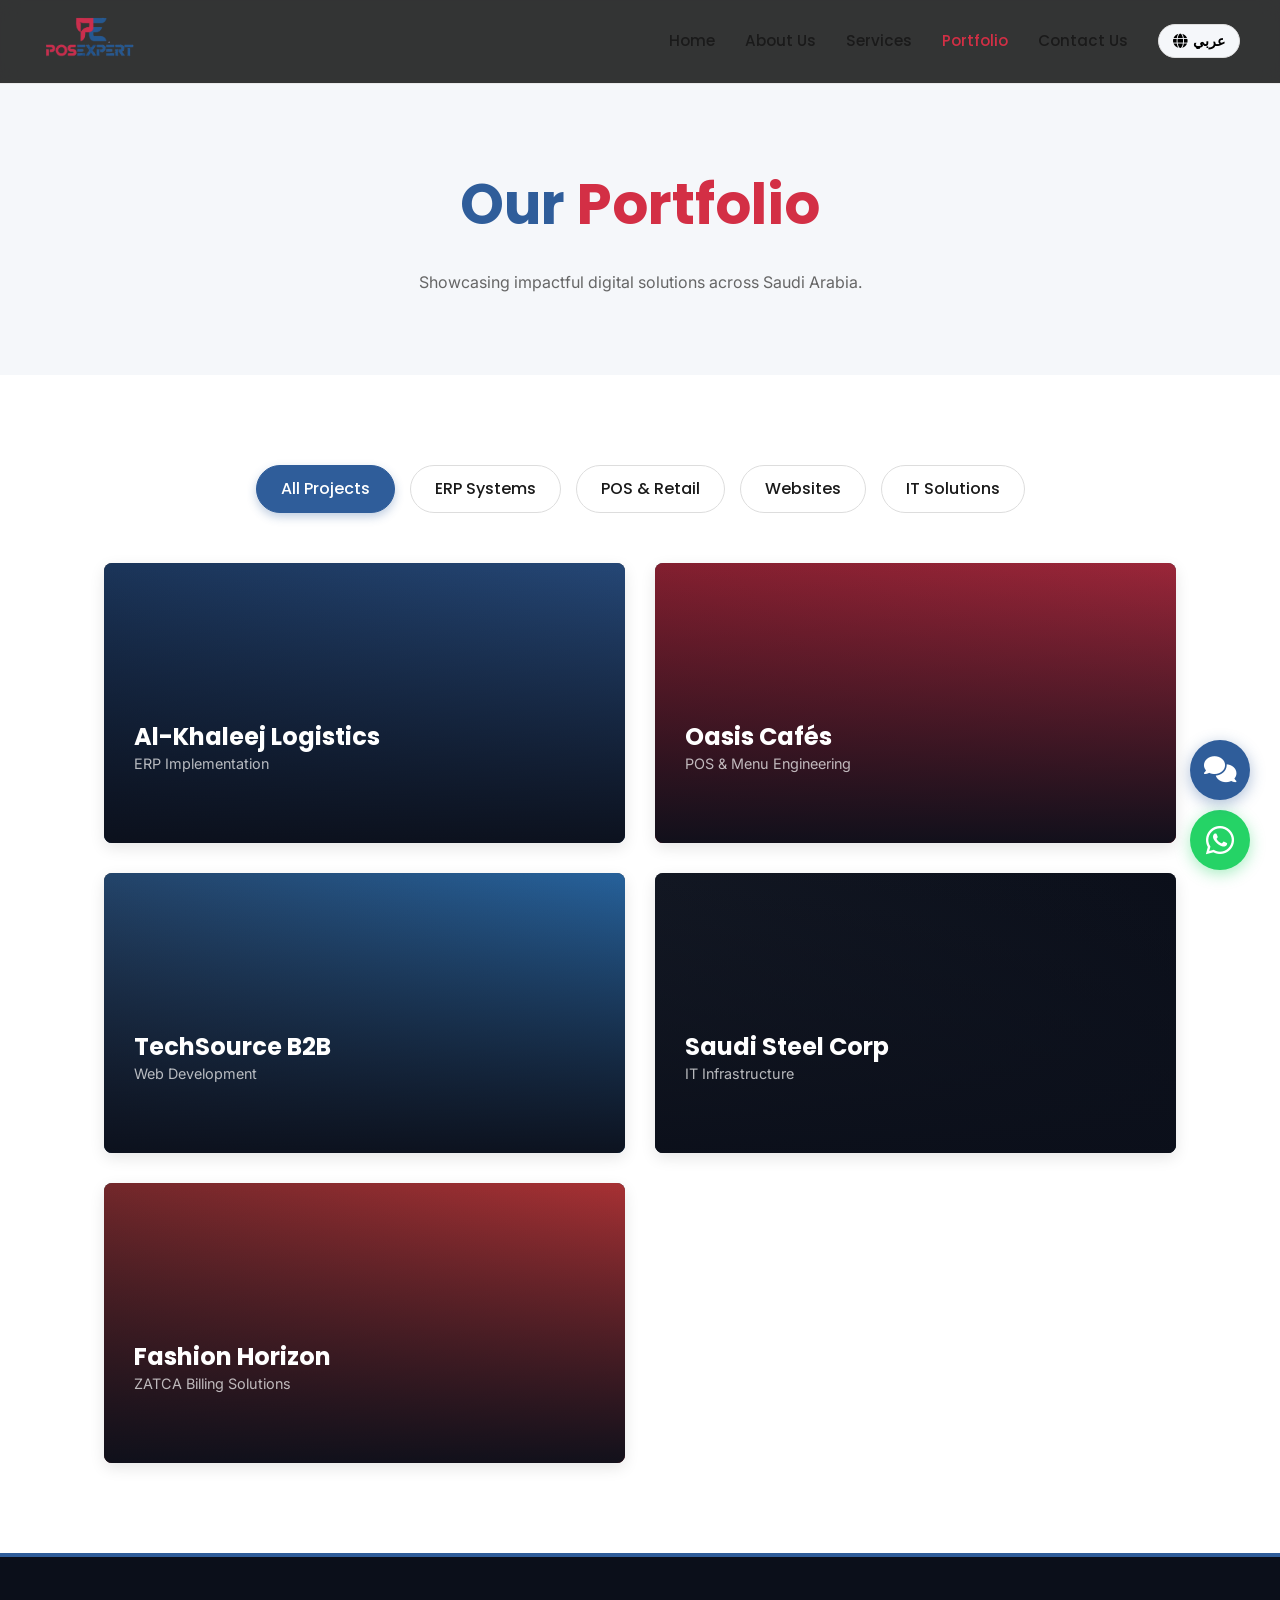
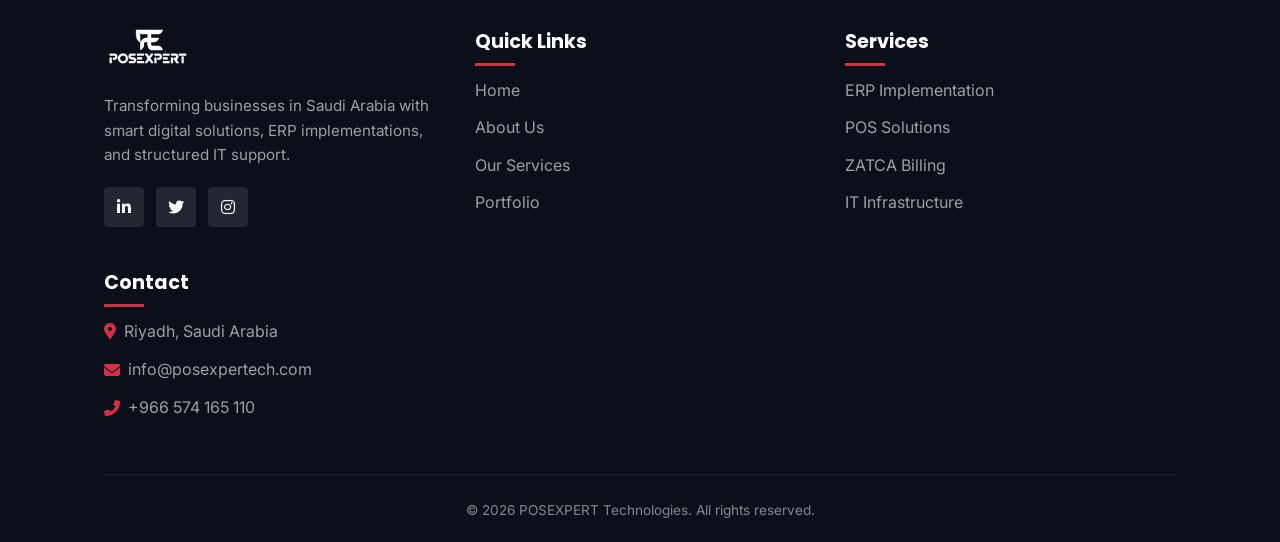
<file: portfolio.html>
<!DOCTYPE html>
<html lang="en" id="htmlEl">
<head>
  <meta charset="UTF-8">
  <meta name="viewport" content="width=device-width, initial-scale=1.0">
  <title>Portfolio | POSEXPERT Technologies</title>
  
  <link href="https://fonts.googleapis.com/css2?family=Inter:wght@400;500;600&family=Poppins:wght@500;600;700&family=Tajawal:wght@500;700&display=swap" rel="stylesheet">
  <link rel="stylesheet" href="https://cdnjs.cloudflare.com/ajax/libs/font-awesome/6.4.0/css/all.min.css">
  <link rel="stylesheet" href="assets/css/style.css">
  <link rel="stylesheet" href="assets/css/animations.css">
  <link rel="stylesheet" href="assets/css/rtl.css">
  
  <style>
    .page-header { padding: 160px 0 80px; text-align: center; background: var(--bg-gray); }
    .page-header h1 { font-size: 3.5rem; margin-bottom: 20px; color: var(--primary-blue); }
    
    .filter-tabs { display: flex; justify-content: center; flex-wrap: wrap; gap: 15px; margin-bottom: 50px; }
    .filter-tab {
      background: #fff; border: 1px solid #ddd; padding: 10px 24px; border-radius: 30px; cursor: pointer;
      transition: all 0.3s ease; font-weight: 500; color: var(--text-dark); font-family: var(--font-main);
    }
    .filter-tab.active, .filter-tab:hover { background: var(--primary-blue); color: #fff; border-color: var(--primary-blue); box-shadow: 0 4px 10px rgba(47, 93, 154, 0.3); }

    .portfolio-grid { display: grid; grid-template-columns: repeat(auto-fill, minmax(350px, 1fr)); gap: 30px; }
    .portfolio-item {
      position: relative; border-radius: 8px; overflow: hidden; cursor: pointer; background: var(--bg-dark); height: 280px;
      box-shadow: 0 5px 15px rgba(0,0,0,0.1);
    }
    .portfolio-img-placeholder {
      width: 100%; height: 100%; transition: transform 0.5s ease; opacity: 0.8;
      background: linear-gradient(45deg, var(--bg-gray), #eaeaea);
    }
    .portfolio-overlay {
      position: absolute; top: 0; left: 0; width: 100%; height: 100%;
      background: linear-gradient(0deg, rgba(11, 15, 26, 0.95) 0%, rgba(11, 15, 26, 0.1) 100%);
      display: flex; flex-direction: column; justify-content: flex-end; padding: 30px; transition: all 0.5s ease;
    }
    .portfolio-item:hover .portfolio-img-placeholder { transform: scale(1.05); }
    .portfolio-item:hover .portfolio-overlay { background: rgba(11, 15, 26, 0.9); }
    .portfolio-item h4 { font-size: 1.5rem; margin-bottom: 5px; color: #fff; transform: translateY(10px); transition: transform 0.3s ease; }
    .portfolio-item p { color: rgba(255,255,255,0.7); font-size: 0.9rem; margin-bottom: 15px; }
    .view-details { 
      color: var(--primary-red); font-size: 0.9rem; font-weight: bold; text-transform: uppercase;
      opacity: 0; transform: translateY(10px); transition: all 0.3s ease; font-family: var(--font-main);
    }
    .portfolio-item:hover h4 { transform: translateY(0); }
    .portfolio-item:hover .view-details { opacity: 1; transform: translateY(0); }

    .modal-overlay {
      position: fixed; top: 0; left: 0; width: 100%; height: 100%;
      background: rgba(11, 15, 26, 0.9); backdrop-filter: blur(5px); z-index: 2000;
      display: flex; align-items: center; justify-content: center; opacity: 0; visibility: hidden; transition: all 0.3s ease;
    }
    .modal-overlay.active { opacity: 1; visibility: visible; }
    .modal-content {
      background: #fff; border-radius: 8px; width: 90%; max-width: 600px; padding: 40px; position: relative;
      transform: translateY(50px); transition: all 0.3s ease; box-shadow: 0 20px 50px rgba(0,0,0,0.5);
    }
    .modal-overlay.active .modal-content { transform: translateY(0); }
    .modal-close { position: absolute; top: 20px; right: 20px; font-size: 1.5rem; color: var(--text-muted); cursor: pointer; transition: color 0.3s; }
    .modal-close:hover { color: var(--primary-red); }
  </style>
</head>
<body>

  <!-- Header -->
  <header id="header">
    <div class="container navbar">
      <a href="index.html" class="logo"><img src="assets/images/posexpert.png" alt="POSEXPERT Technologies"></a>
      <nav class="nav-links">
        <a href="index.html" class="nav-item">Home</a>
        <a href="about.html" class="nav-item">About Us</a>
        <a href="services.html" class="nav-item">Services</a>
        <a href="portfolio.html" class="nav-item active">Portfolio</a>
        <a href="contact.html" class="nav-item">Contact Us</a>
        <button id="langToggle" class="lang-toggle"><i class="fas fa-globe"></i> <span id="langText">عربي</span></button>
      </nav>
      <button class="mobile-menu-btn"><i class="fas fa-bars"></i></button>
    </div>
  </header>

  <div class="page-header">
    <div class="container">
      <h1 class="animate-fade-in-up">Our <span class="text-red">Portfolio</span></h1>
      <p class="animate-fade-in-up stagger-1 text-muted">Showcasing impactful digital solutions across Saudi Arabia.</p>
    </div>
  </div>

  <section>
    <div class="container">
      <div class="filter-tabs animate-on-scroll">
        <div class="filter-tab active" data-filter="all">All Projects</div>
        <div class="filter-tab" data-filter="erp">ERP Systems</div>
        <div class="filter-tab" data-filter="pos">POS & Retail</div>
        <div class="filter-tab" data-filter="web">Websites</div>
        <div class="filter-tab" data-filter="it">IT Solutions</div>
      </div>

      <div class="portfolio-grid">
        
        <div class="portfolio-item animate-on-scroll stagger-1" onclick="openModal('Al-Khaleej Logistics', 'Successfully deployed Odoo for a logistics tracking firm spanning 4 cities. Improved tracking speed by 40% and reduced overheads.')">
          <div class="portfolio-img-placeholder" style="background: linear-gradient(45deg, #1A365D, #2F5D9A);"></div>
          <div class="portfolio-overlay">
            <h4>Al-Khaleej Logistics</h4>
            <p>ERP Implementation</p>
            <span class="view-details">View Details <i class="fas fa-arrow-right"></i></span>
          </div>
        </div>

        <div class="portfolio-item animate-on-scroll stagger-2" onclick="openModal('Oasis Cafés', 'Installed state-of-the-art POS with integrated cloud menu engineering for a rapidly expanding café chain in Riyadh.')">
          <div class="portfolio-img-placeholder" style="background: linear-gradient(45deg, #A02030, #D32F45);"></div>
          <div class="portfolio-overlay">
            <h4>Oasis Cafés</h4>
            <p>POS & Menu Engineering</p>
            <span class="view-details">View Details <i class="fas fa-arrow-right"></i></span>
          </div>
        </div>

        <div class="portfolio-item animate-on-scroll stagger-3" onclick="openModal('TechSource B2B', 'Developed a high-converting B2B eCommerce portal for an electronics distributor with real-time API inventory sync.')">
          <div class="portfolio-img-placeholder" style="background: linear-gradient(45deg, #2A4365, #3182CE);"></div>
          <div class="portfolio-overlay">
            <h4>TechSource B2B</h4>
            <p>Web Development</p>
            <span class="view-details">View Details <i class="fas fa-arrow-right"></i></span>
          </div>
        </div>

        <div class="portfolio-item animate-on-scroll stagger-1" onclick="openModal('Saudi Steel Corp', 'Complete server relocation and networking setup for a 500-employee manufacturing facility, ensuring zero downtime.')">
          <div class="portfolio-img-placeholder" style="background: linear-gradient(45deg, #1A202C, #0B0F1A);"></div>
          <div class="portfolio-overlay">
            <h4>Saudi Steel Corp</h4>
            <p>IT Infrastructure</p>
            <span class="view-details">View Details <i class="fas fa-arrow-right"></i></span>
          </div>
        </div>

        <div class="portfolio-item animate-on-scroll stagger-2" onclick="openModal('Fashion Horizon', 'Upgraded 50+ retail counters to meet ZATCA Phase 2 E-invoicing requirements seamlessly.')">
          <div class="portfolio-img-placeholder" style="background: linear-gradient(45deg, #742A2A, #E53E3E);"></div>
          <div class="portfolio-overlay">
            <h4>Fashion Horizon</h4>
            <p>ZATCA Billing Solutions</p>
            <span class="view-details">View Details <i class="fas fa-arrow-right"></i></span>
          </div>
        </div>

      </div>
    </div>
  </section>

  <!-- Case Study Modal -->
  <div class="modal-overlay" id="caseModal">
    <div class="modal-content">
      <i class="fas fa-times modal-close" onclick="closeModal()"></i>
      <h2 id="modalTitle" class="text-blue" style="margin-bottom: 20px;">Project Title</h2>
      <p id="modalDesc" style="color: var(--text-muted); font-size: 1.1rem; line-height: 1.6;"></p>
      <div style="margin-top: 30px;">
        <button class="btn btn-primary" onclick="closeModal()">Close Details</button>
      </div>
    </div>
  </div>

  <script>
    function openModal(title, desc) {
      document.getElementById('modalTitle').innerText = title;
      document.getElementById('modalDesc').innerText = desc;
      document.getElementById('caseModal').classList.add('active');
    }
    function closeModal() {
      document.getElementById('caseModal').classList.remove('active');
    }
    
    const tabs = document.querySelectorAll('.filter-tab');
    tabs.forEach(tab => {
      tab.addEventListener('click', () => {
        tabs.forEach(t => t.classList.remove('active'));
        tab.classList.add('active');
      });
    });
  </script>

  <!-- Footer -->
  <footer class="footer">
    <div class="container">
      <div class="footer-grid">
        <div class="footer-col">
          <img src="assets/images/posexpert.png" alt="POSEXPERT" style="height: 40px; margin-bottom: 20px; filter: brightness(0) invert(1);">
          <p>Transforming businesses in Saudi Arabia with smart digital solutions, ERP implementations, and structured IT support.</p>
          <div class="social-links">
            <a href="#"><i class="fab fa-linkedin-in"></i></a>
            <a href="#"><i class="fab fa-twitter"></i></a>
            <a href="#"><i class="fab fa-instagram"></i></a>
          </div>
        </div>
        <div class="footer-col">
          <h4>Quick Links</h4>
          <ul>
            <li><a href="index.html">Home</a></li>
            <li><a href="about.html">About Us</a></li>
            <li><a href="services.html">Our Services</a></li>
            <li><a href="portfolio.html">Portfolio</a></li>
          </ul>
        </div>
        <div class="footer-col">
          <h4>Services</h4>
          <ul>
            <li><a href="services.html">ERP Implementation</a></li>
            <li><a href="services.html">POS Solutions</a></li>
            <li><a href="services.html">ZATCA Billing</a></li>
            <li><a href="services.html">IT Infrastructure</a></li>
          </ul>
        </div>
        <div class="footer-col">
          <h4>Contact</h4>
          <ul>
            <li><a href="#"><i class="fas fa-map-marker-alt" style="color: var(--primary-red);"></i> Riyadh, Saudi Arabia</a></li>
            <li><a href="mailto:info@posexpertech.com"><i class="fas fa-envelope" style="color: var(--primary-red);"></i> info@posexpertech.com</a></li>
            <li><a href="tel:+966574165110"><i class="fas fa-phone-alt" style="color: var(--primary-red);"></i> +966 574 165 110</a></li>
          </ul>
        </div>
      </div>
      <div class="footer-bottom">
        <p>&copy; 2026 POSEXPERT Technologies. All rights reserved.</p>
      </div>
    </div>
  </footer>

  <a href="https://wa.me/966574165110" class="whatsapp-float" target="_blank"><i class="fab fa-whatsapp"></i></a>
  <div class="chatbot-widget" title="Chat with AI Assistant"><i class="fas fa-comments"></i></div>

  <script src="assets/js/main.js"></script>
</body>
</html>
</file>
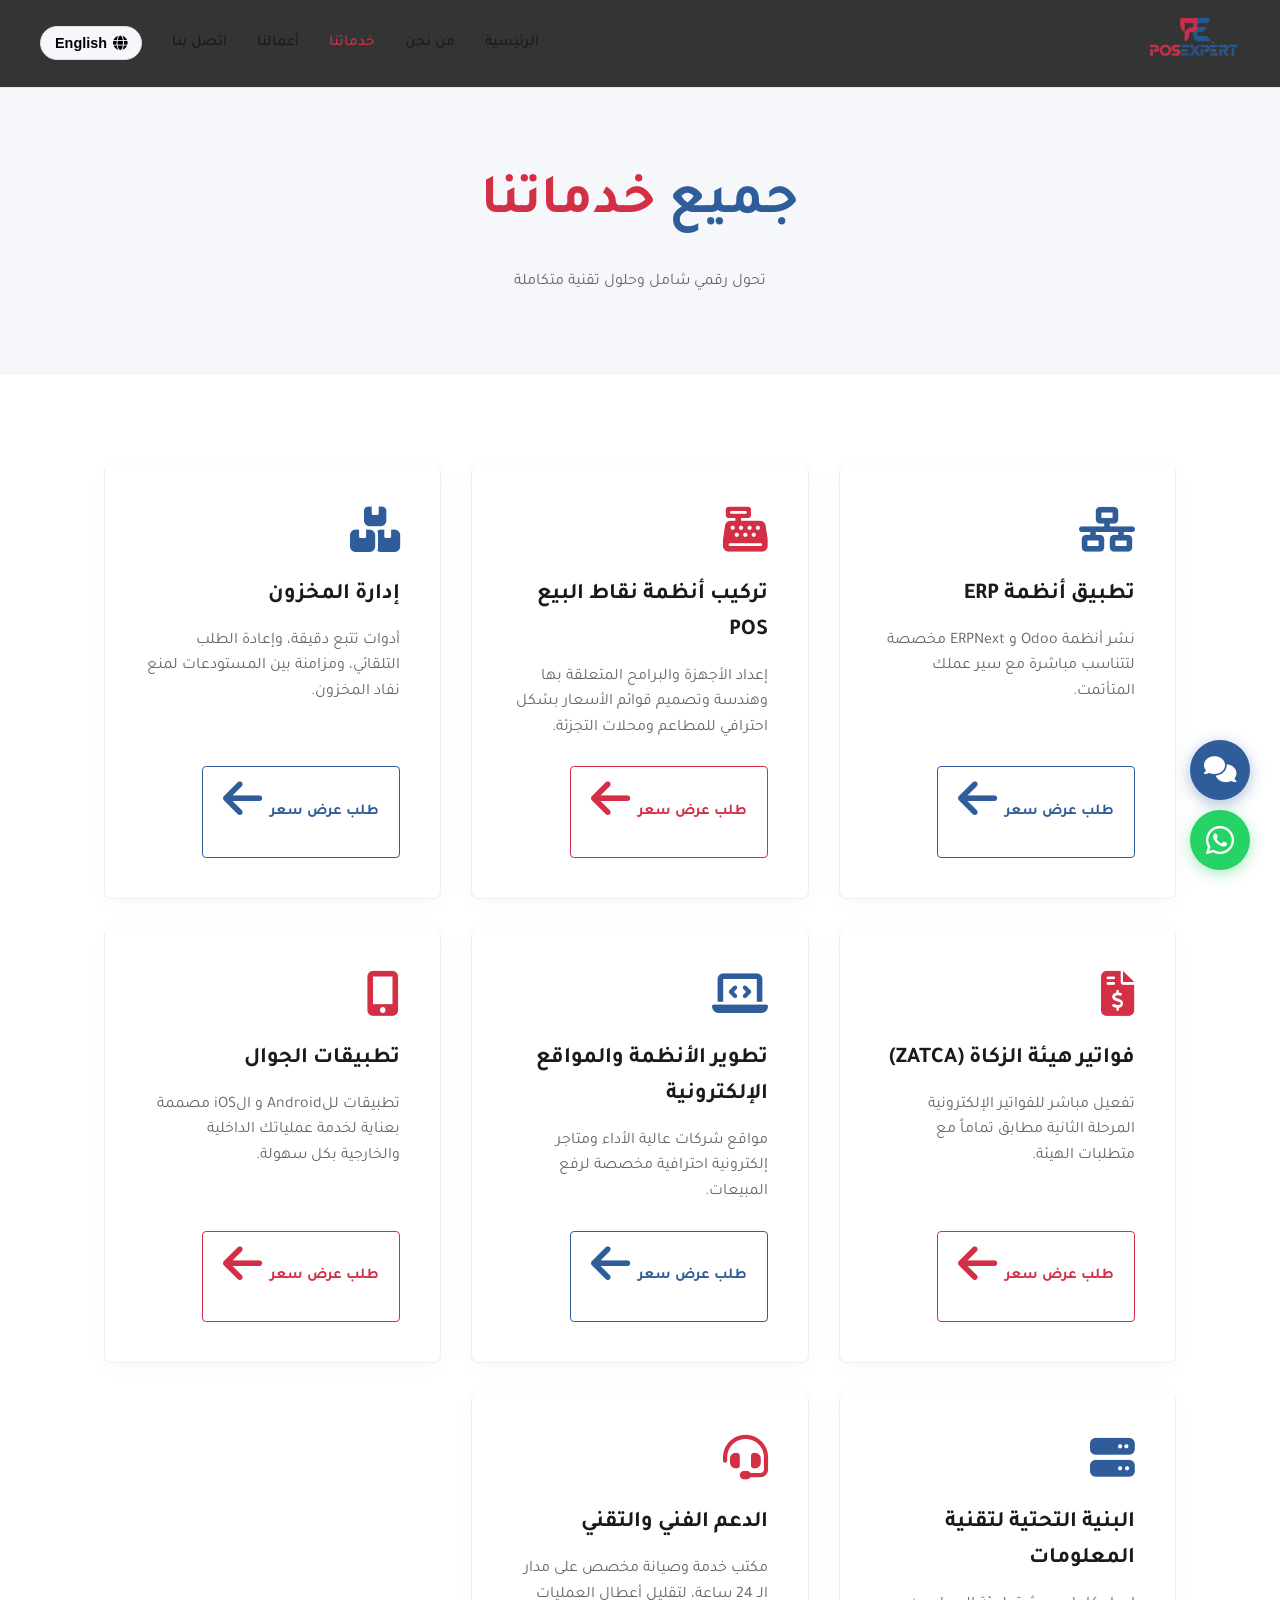
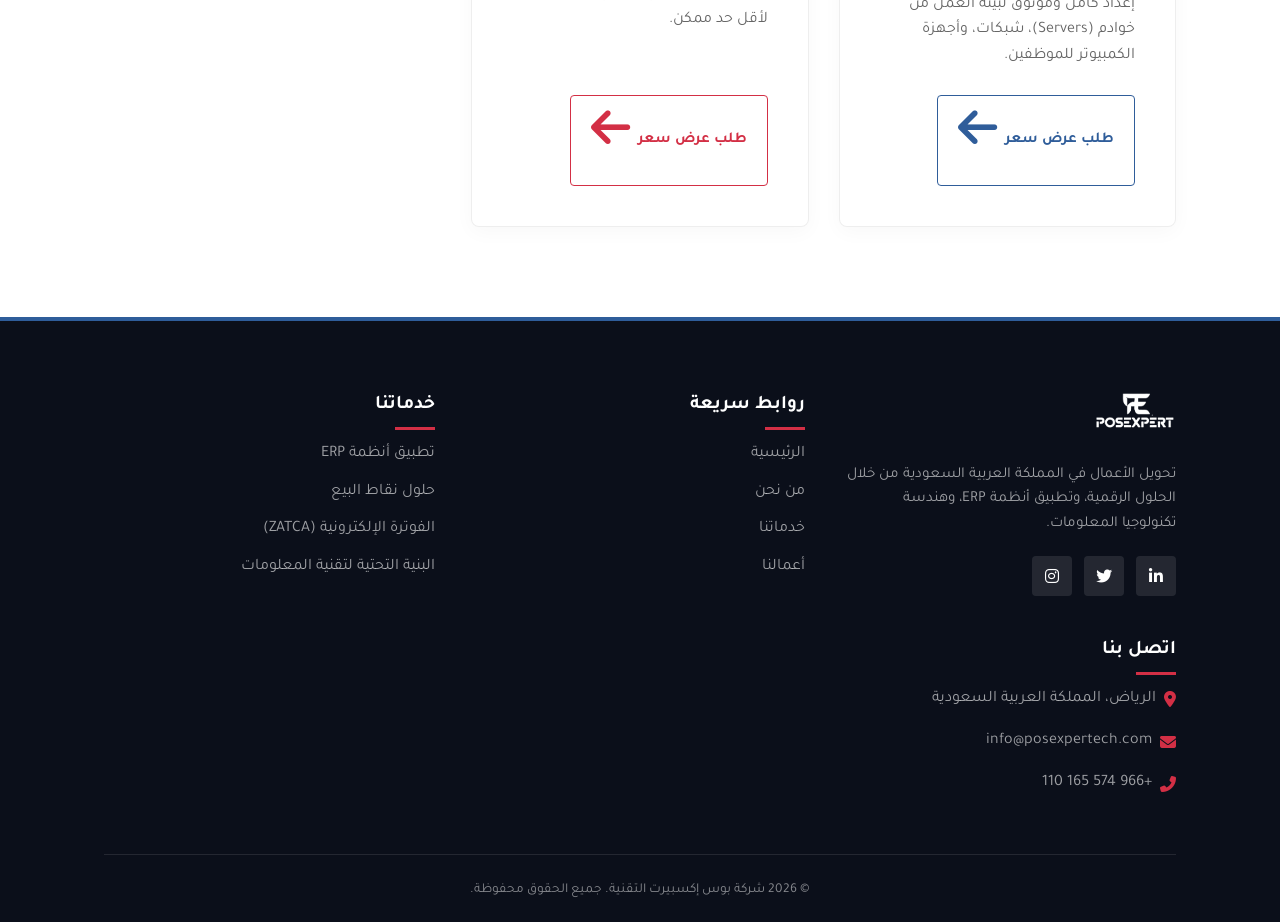
<file: services-ar.html>
<!DOCTYPE html>
<html lang="ar" id="htmlEl" dir="rtl">
<head>
  <meta charset="UTF-8">
  <meta name="viewport" content="width=device-width, initial-scale=1.0">
  <title>خدماتنا | بوس إكسبيرت التقنية</title>
  
  <link href="https://fonts.googleapis.com/css2?family=Inter:wght@400;500;600&family=Poppins:wght@500;600;700&family=Tajawal:wght@500;700&display=swap" rel="stylesheet">
  <link rel="stylesheet" href="https://cdnjs.cloudflare.com/ajax/libs/font-awesome/6.4.0/css/all.min.css">
  <link rel="stylesheet" href="assets/css/style.css">
  <link rel="stylesheet" href="assets/css/animations.css">
  <link rel="stylesheet" href="assets/css/rtl.css">
  
  <style>
    .page-header { padding: 160px 0 80px; text-align: center; background: var(--bg-gray); }
    .page-header h1 { font-size: 3.5rem; margin-bottom: 20px; color: var(--primary-blue); }
    .services-full-grid { display: grid; grid-template-columns: repeat(auto-fit, minmax(320px, 1fr)); gap: 30px; }
    
    .scard {
      padding: 40px; position: relative; overflow: hidden; display: flex; flex-direction: column; align-items: flex-start;
      background: #fff; border-radius: 8px; box-shadow: 0 5px 20px rgba(0,0,0,0.03); border: 1px solid #eee;
      border-top: 3px solid transparent; transition: all 0.4s ease;
    }
    .scard:hover { border-top: 3px solid var(--primary-blue); transform: translateY(-8px); box-shadow: 0 15px 35px rgba(47, 93, 154, 0.1); }
    .scard:nth-child(even):hover { border-top: 3px solid var(--primary-red); box-shadow: 0 15px 35px rgba(211, 47, 69, 0.1); }
    
    .scard i { font-size: 2.8rem; color: var(--primary-blue); margin-bottom: 25px; transition: transform 0.3s ease; }
    .scard:nth-child(even) i { color: var(--primary-red); }
    .scard:hover i { transform: scale(1.1); }
    
    .scard h3 { font-size: 1.4rem; margin-bottom: 15px; color: var(--text-dark); }
    .scard p { color: var(--text-muted); margin-bottom: 25px; flex-grow: 1; }
    
    .scard-btn {
      color: var(--primary-blue); font-weight: 600; font-family: var(--font-main); font-size: 0.95rem;
      display: inline-flex; align-items: center; gap: 8px; text-transform: uppercase;
      padding: 10px 20px; border: 1px solid var(--primary-blue); border-radius: 4px; transition: all 0.3s;
    }
    .scard:nth-child(even) .scard-btn { color: var(--primary-red); border-color: var(--primary-red); }
    .scard-btn:hover { background: var(--primary-blue); color: #fff; }
    .scard:nth-child(even) .scard-btn:hover { background: var(--primary-red); color: #fff; }
    
    [dir="rtl"] .scard { align-items: flex-start; } /* Overriding in correct RTL direction */
  </style>
</head>
<body>

  <!-- Header -->
  <header id="header">
    <div class="container navbar">
      <a href="index-ar.html" class="logo"><img src="assets/images/posexpert.png" alt="بوس إكسبيرت التقنية" style="height: 45px; width: auto;"></a>
      <nav class="nav-links">
        <a href="index-ar.html" class="nav-item">الرئيسية</a>
        <a href="about-ar.html" class="nav-item">من نحن</a>
        <a href="services-ar.html" class="nav-item active">خدماتنا</a>
        <a href="portfolio-ar.html" class="nav-item">أعمالنا</a>
        <a href="contact-ar.html" class="nav-item">اتصل بنا</a>
        <button id="langToggle" class="lang-toggle"><i class="fas fa-globe"></i> <span id="langText">English</span></button>
      </nav>
      <button class="mobile-menu-btn"><i class="fas fa-bars"></i></button>
    </div>
  </header>

  <div class="page-header">
    <div class="container">
      <h1 class="animate-fade-in-up">جميع <span class="text-red">خدماتنا</span></h1>
      <p class="animate-fade-in-up stagger-1 text-muted">تحول رقمي شامل وحلول تقنية متكاملة</p>
    </div>
  </div>

  <section>
    <div class="container">
      <div class="services-full-grid">
        
        <div class="scard animate-on-scroll stagger-1">
          <i class="fas fa-network-wired"></i>
          <h3>تطبيق أنظمة ERP</h3>
          <p>نشر أنظمة Odoo و ERPNext مخصصة لتتناسب مباشرة مع سير عملك المتأتمت.</p>
          <a href="contact-ar.html" class="scard-btn">طلب عرض سعر <i class="fas fa-arrow-left"></i></a>
        </div>

        <div class="scard animate-on-scroll stagger-2">
          <i class="fas fa-cash-register"></i>
          <h3>تركيب أنظمة نقاط البيع POS</h3>
          <p>إعداد الأجهزة والبرامح المتعلقة بها وهندسة وتصميم قوائم الأسعار بشكل احترافي للمطاعم ومحلات التجزئة.</p>
          <a href="contact-ar.html" class="scard-btn">طلب عرض سعر <i class="fas fa-arrow-left"></i></a>
        </div>

        <div class="scard animate-on-scroll stagger-3">
          <i class="fas fa-boxes"></i>
          <h3>إدارة المخزون</h3>
          <p>أدوات تتبع دقيقة، وإعادة الطلب التلقائي، ومزامنة بين المستودعات لمنع نفاد المخزون.</p>
          <a href="contact-ar.html" class="scard-btn">طلب عرض سعر <i class="fas fa-arrow-left"></i></a>
        </div>

        <div class="scard animate-on-scroll stagger-1">
          <i class="fas fa-file-invoice-dollar"></i>
          <h3>فواتير هيئة الزكاة (ZATCA)</h3>
          <p>تفعيل مباشر للفواتير الإلكترونية المرحلة الثانية مطابق تماماً مع متطلبات الهيئة.</p>
          <a href="contact-ar.html" class="scard-btn">طلب عرض سعر <i class="fas fa-arrow-left"></i></a>
        </div>

        <div class="scard animate-on-scroll stagger-2">
          <i class="fas fa-laptop-code"></i>
          <h3>تطوير الأنظمة والمواقع الإلكترونية</h3>
          <p>مواقع شركات عالية الأداء ومتاجر إلكترونية احترافية مخصصة لرفع المبيعات.</p>
          <a href="contact-ar.html" class="scard-btn">طلب عرض سعر <i class="fas fa-arrow-left"></i></a>
        </div>

        <div class="scard animate-on-scroll stagger-3">
          <i class="fas fa-mobile-alt"></i>
          <h3>تطبيقات الجوال</h3>
          <p>تطبيقات للAndroid و الiOS مصممة بعناية لخدمة عملياتك الداخلية والخارجية بكل سهولة.</p>
          <a href="contact-ar.html" class="scard-btn">طلب عرض سعر <i class="fas fa-arrow-left"></i></a>
        </div>

        <div class="scard animate-on-scroll stagger-1">
          <i class="fas fa-server"></i>
          <h3>البنية التحتية لتقنية المعلومات</h3>
          <p>إعداد كامل وموثوق لبيئة العمل من خوادم (Servers)، شبكات، وأجهزة الكمبيوتر للموظفين.</p>
          <a href="contact-ar.html" class="scard-btn">طلب عرض سعر <i class="fas fa-arrow-left"></i></a>
        </div>

        <div class="scard animate-on-scroll stagger-2">
          <i class="fas fa-headset"></i>
          <h3>الدعم الفني والتقني</h3>
          <p>مكتب خدمة وصيانة مخصص على مدار الـ 24 ساعة، لتقليل أعطال العمليات لأقل حد ممكن.</p>
          <a href="contact-ar.html" class="scard-btn">طلب عرض سعر <i class="fas fa-arrow-left"></i></a>
        </div>

      </div>
    </div>
  </section>

  <!-- Footer -->
  <footer class="footer">
    <div class="container">
      <div class="footer-grid">
        <div class="footer-col">
          <img src="assets/images/posexpert.png" alt="بوس إكسبيرت" style="height: 40px; margin-bottom: 20px; filter: brightness(0) invert(1);">
          <p>تحويل الأعمال في المملكة العربية السعودية من خلال الحلول الرقمية، وتطبيق أنظمة ERP، وهندسة تكنولوجيا المعلومات.</p>
          <div class="social-links">
            <a href="#"><i class="fab fa-linkedin-in"></i></a>
            <a href="#"><i class="fab fa-twitter"></i></a>
            <a href="#"><i class="fab fa-instagram"></i></a>
          </div>
        </div>
        <div class="footer-col">
          <h4>روابط سريعة</h4>
          <ul>
            <li><a href="index-ar.html">الرئيسية</a></li>
            <li><a href="about-ar.html">من نحن</a></li>
            <li><a href="services-ar.html">خدماتنا</a></li>
            <li><a href="portfolio-ar.html">أعمالنا</a></li>
          </ul>
        </div>
        <div class="footer-col">
          <h4>خدماتنا</h4>
          <ul>
            <li><a href="services-ar.html">تطبيق أنظمة ERP</a></li>
            <li><a href="services-ar.html">حلول نقاط البيع</a></li>
            <li><a href="services-ar.html">الفوترة الإلكترونية (ZATCA)</a></li>
            <li><a href="services-ar.html">البنية التحتية لتقنية المعلومات</a></li>
          </ul>
        </div>
        <div class="footer-col">
          <h4>اتصل بنا</h4>
          <ul>
            <li><a href="#"><i class="fas fa-map-marker-alt" style="color: var(--primary-red);"></i> الرياض، المملكة العربية السعودية</a></li>
            <li><a href="mailto:info@posexpertech.com"><i class="fas fa-envelope" style="color: var(--primary-red);"></i> info@posexpertech.com</a></li>
            <li><a href="tel:+966574165110"><i class="fas fa-phone-alt" style="color: var(--primary-red);"></i> +966 574 165 110</a></li>
          </ul>
        </div>
      </div>
      <div class="footer-bottom">
        <p>&copy; 2026 شركة بوس إكسبيرت التقنية. جميع الحقوق محفوظة.</p>
      </div>
    </div>
  </footer>

  <a href="https://wa.me/966574165110" class="whatsapp-float" target="_blank"><i class="fab fa-whatsapp"></i></a>
  <div class="chatbot-widget" title="الدردشة مع المساعد الذكي"><i class="fas fa-comments"></i></div>

  <script src="assets/js/main.js"></script>
</body>
</html>
</file>
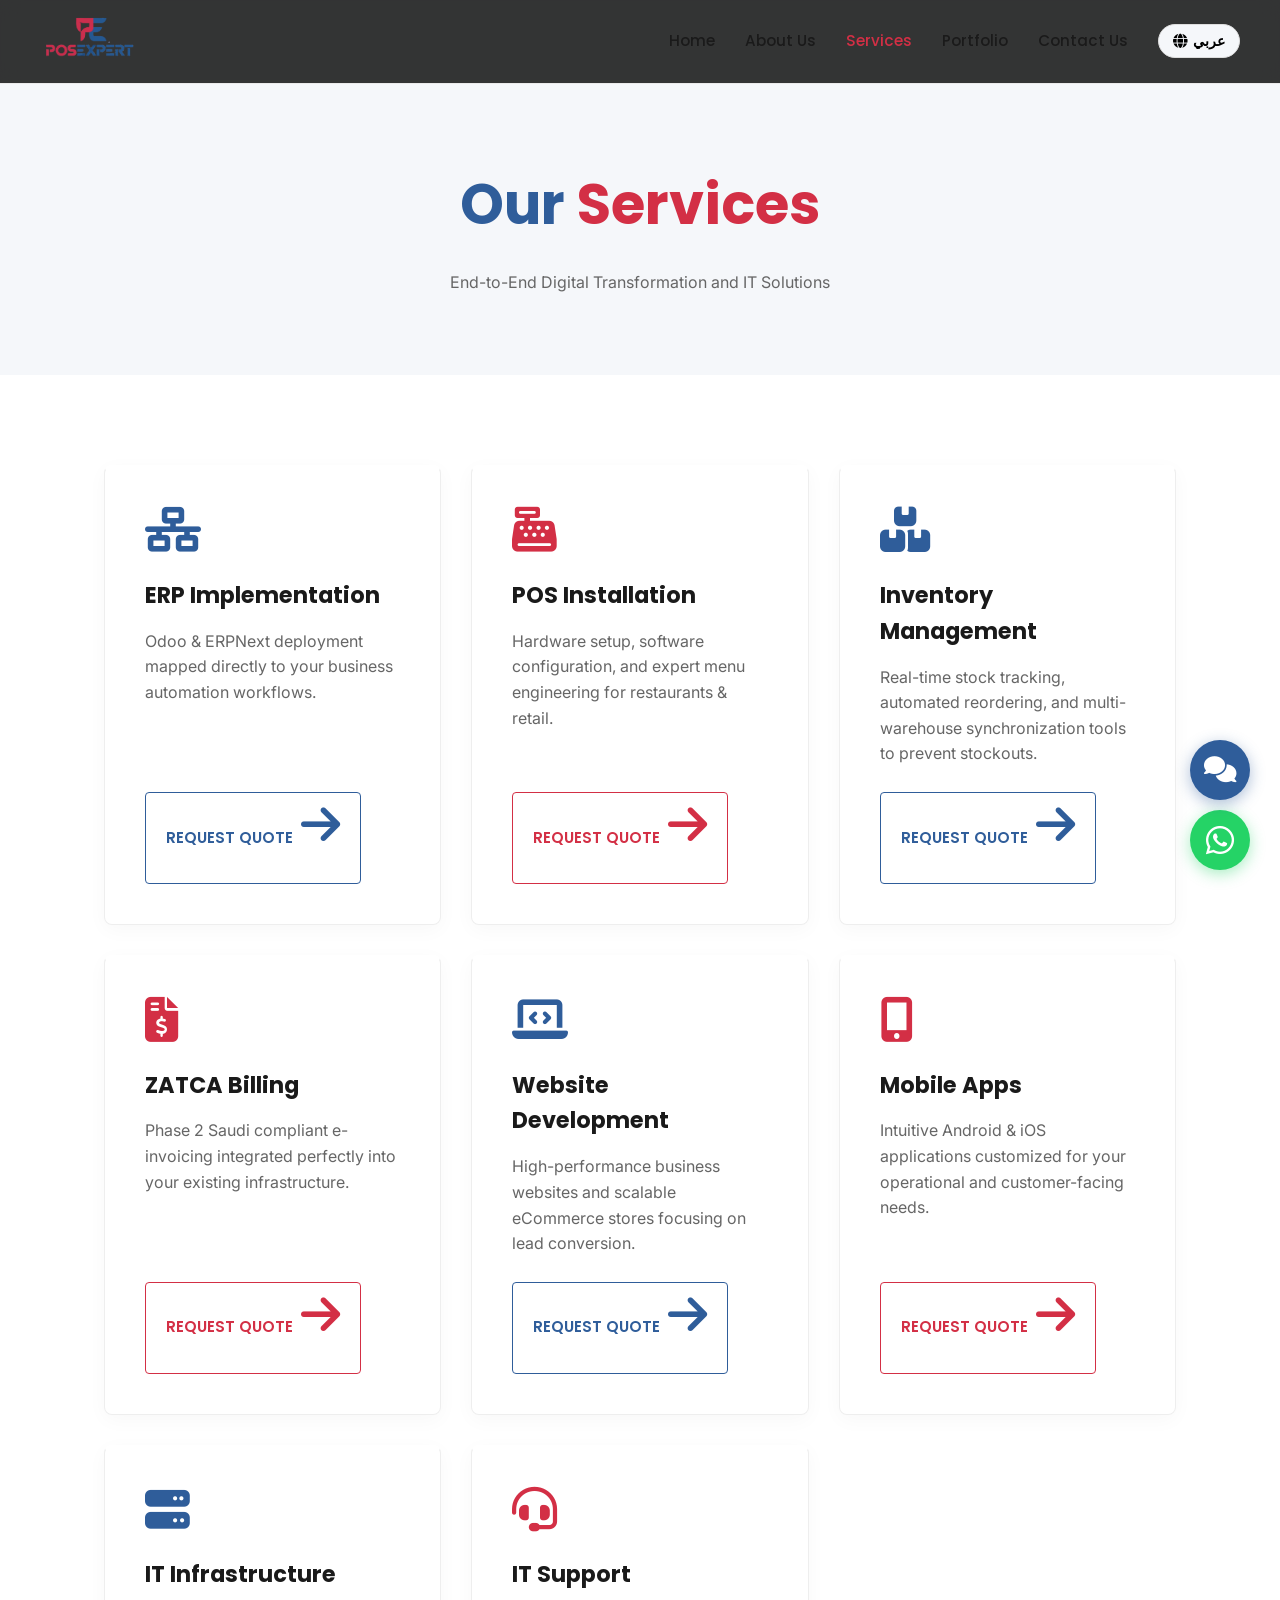
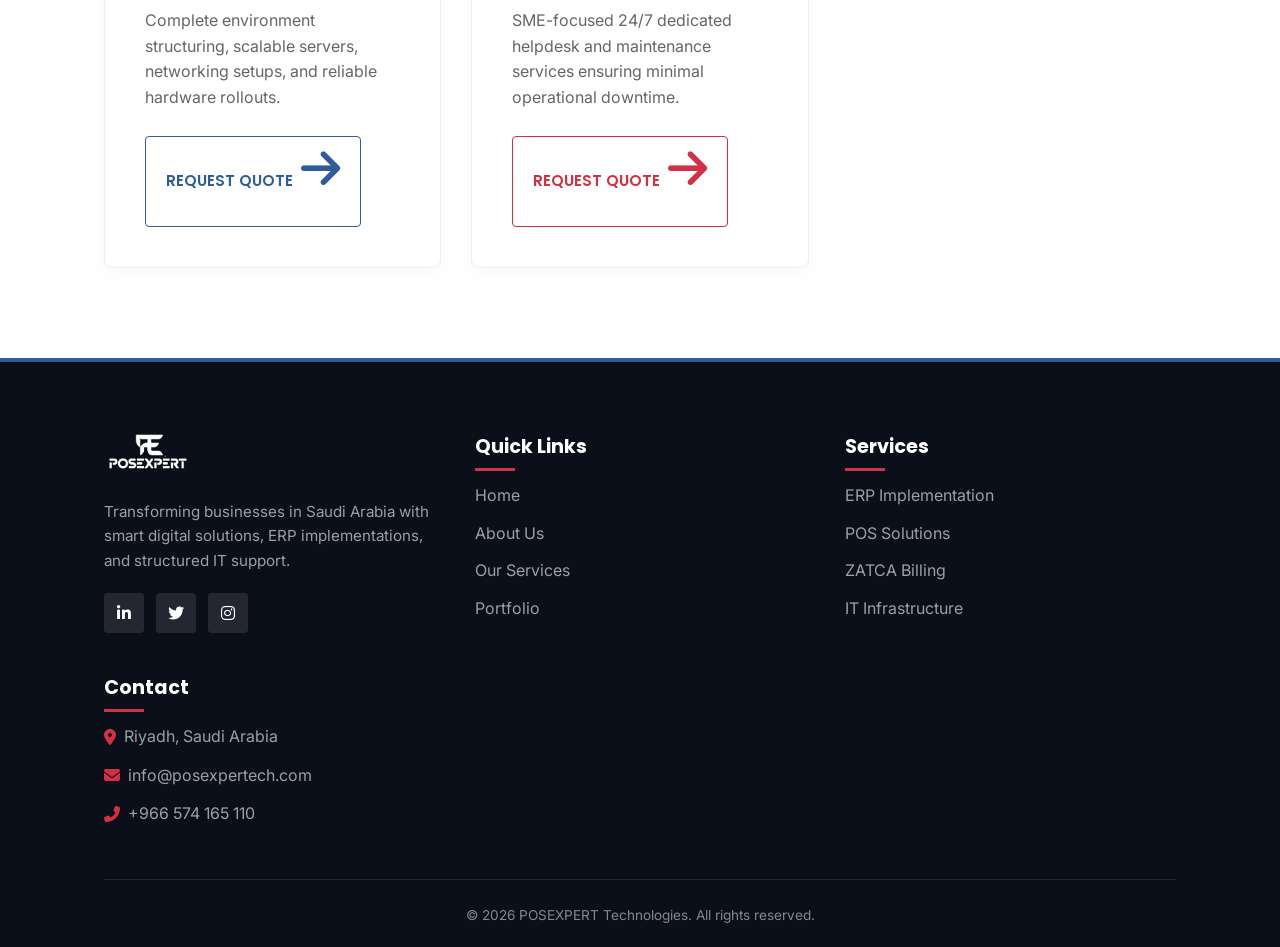
<file: services.html>
<!DOCTYPE html>
<html lang="en" id="htmlEl">
<head>
  <meta charset="UTF-8">
  <meta name="viewport" content="width=device-width, initial-scale=1.0">
  <title>Services | POSEXPERT Technologies</title>
  
  <link href="https://fonts.googleapis.com/css2?family=Inter:wght@400;500;600&family=Poppins:wght@500;600;700&family=Tajawal:wght@500;700&display=swap" rel="stylesheet">
  <link rel="stylesheet" href="https://cdnjs.cloudflare.com/ajax/libs/font-awesome/6.4.0/css/all.min.css">
  <link rel="stylesheet" href="assets/css/style.css">
  <link rel="stylesheet" href="assets/css/animations.css">
  <link rel="stylesheet" href="assets/css/rtl.css">
  
  <style>
    .page-header { padding: 160px 0 80px; text-align: center; background: var(--bg-gray); }
    .page-header h1 { font-size: 3.5rem; margin-bottom: 20px; color: var(--primary-blue); }
    .services-full-grid { display: grid; grid-template-columns: repeat(auto-fit, minmax(320px, 1fr)); gap: 30px; }
    
    .scard {
      padding: 40px; position: relative; overflow: hidden; display: flex; flex-direction: column; align-items: flex-start;
      background: #fff; border-radius: 8px; box-shadow: 0 5px 20px rgba(0,0,0,0.03); border: 1px solid #eee;
      border-top: 3px solid transparent; transition: all 0.4s ease;
    }
    .scard:hover { border-top: 3px solid var(--primary-blue); transform: translateY(-8px); box-shadow: 0 15px 35px rgba(47, 93, 154, 0.1); }
    .scard:nth-child(even):hover { border-top: 3px solid var(--primary-red); box-shadow: 0 15px 35px rgba(211, 47, 69, 0.1); }
    
    .scard i { font-size: 2.8rem; color: var(--primary-blue); margin-bottom: 25px; transition: transform 0.3s ease; }
    .scard:nth-child(even) i { color: var(--primary-red); }
    .scard:hover i { transform: scale(1.1); }
    
    .scard h3 { font-size: 1.4rem; margin-bottom: 15px; color: var(--text-dark); }
    .scard p { color: var(--text-muted); margin-bottom: 25px; flex-grow: 1; }
    
    .scard-btn {
      color: var(--primary-blue); font-weight: 600; font-family: var(--font-main); font-size: 0.95rem;
      display: inline-flex; align-items: center; gap: 8px; text-transform: uppercase;
      padding: 10px 20px; border: 1px solid var(--primary-blue); border-radius: 4px; transition: all 0.3s;
    }
    .scard:nth-child(even) .scard-btn { color: var(--primary-red); border-color: var(--primary-red); }
    .scard-btn:hover { background: var(--primary-blue); color: #fff; }
    .scard:nth-child(even) .scard-btn:hover { background: var(--primary-red); color: #fff; }
    
    [dir="rtl"] .scard { align-items: flex-end; }
  </style>
</head>
<body>

  <!-- Header -->
  <header id="header">
    <div class="container navbar">
      <a href="index.html" class="logo"><img src="assets/images/posexpert.png" alt="POSEXPERT Technologies"></a>
      <nav class="nav-links">
        <a href="index.html" class="nav-item">Home</a>
        <a href="about.html" class="nav-item">About Us</a>
        <a href="services.html" class="nav-item active">Services</a>
        <a href="portfolio.html" class="nav-item">Portfolio</a>
        <a href="contact.html" class="nav-item">Contact Us</a>
        <button id="langToggle" class="lang-toggle"><i class="fas fa-globe"></i> <span id="langText">عربي</span></button>
      </nav>
      <button class="mobile-menu-btn"><i class="fas fa-bars"></i></button>
    </div>
  </header>

  <div class="page-header">
    <div class="container">
      <h1 class="animate-fade-in-up">Our <span class="text-red">Services</span></h1>
      <p class="animate-fade-in-up stagger-1 text-muted">End-to-End Digital Transformation and IT Solutions</p>
    </div>
  </div>

  <section>
    <div class="container">
      <div class="services-full-grid">
        
        <div class="scard animate-on-scroll stagger-1">
          <i class="fas fa-network-wired"></i>
          <h3>ERP Implementation</h3>
          <p>Odoo & ERPNext deployment mapped directly to your business automation workflows.</p>
          <a href="contact.html" class="scard-btn">Request Quote <i class="fas fa-arrow-right"></i></a>
        </div>

        <div class="scard animate-on-scroll stagger-2">
          <i class="fas fa-cash-register"></i>
          <h3>POS Installation</h3>
          <p>Hardware setup, software configuration, and expert menu engineering for restaurants & retail.</p>
          <a href="contact.html" class="scard-btn">Request Quote <i class="fas fa-arrow-right"></i></a>
        </div>

        <div class="scard animate-on-scroll stagger-3">
          <i class="fas fa-boxes"></i>
          <h3>Inventory Management</h3>
          <p>Real-time stock tracking, automated reordering, and multi-warehouse synchronization tools to prevent stockouts.</p>
          <a href="contact.html" class="scard-btn">Request Quote <i class="fas fa-arrow-right"></i></a>
        </div>

        <div class="scard animate-on-scroll stagger-1">
          <i class="fas fa-file-invoice-dollar"></i>
          <h3>ZATCA Billing</h3>
          <p>Phase 2 Saudi compliant e-invoicing integrated perfectly into your existing infrastructure.</p>
          <a href="contact.html" class="scard-btn">Request Quote <i class="fas fa-arrow-right"></i></a>
        </div>

        <div class="scard animate-on-scroll stagger-2">
          <i class="fas fa-laptop-code"></i>
          <h3>Website Development</h3>
          <p>High-performance business websites and scalable eCommerce stores focusing on lead conversion.</p>
          <a href="contact.html" class="scard-btn">Request Quote <i class="fas fa-arrow-right"></i></a>
        </div>

        <div class="scard animate-on-scroll stagger-3">
          <i class="fas fa-mobile-alt"></i>
          <h3>Mobile Apps</h3>
          <p>Intuitive Android & iOS applications customized for your operational and customer-facing needs.</p>
          <a href="contact.html" class="scard-btn">Request Quote <i class="fas fa-arrow-right"></i></a>
        </div>

        <div class="scard animate-on-scroll stagger-1">
          <i class="fas fa-server"></i>
          <h3>IT Infrastructure</h3>
          <p>Complete environment structuring, scalable servers, networking setups, and reliable hardware rollouts.</p>
          <a href="contact.html" class="scard-btn">Request Quote <i class="fas fa-arrow-right"></i></a>
        </div>

        <div class="scard animate-on-scroll stagger-2">
          <i class="fas fa-headset"></i>
          <h3>IT Support</h3>
          <p>SME-focused 24/7 dedicated helpdesk and maintenance services ensuring minimal operational downtime.</p>
          <a href="contact.html" class="scard-btn">Request Quote <i class="fas fa-arrow-right"></i></a>
        </div>

      </div>
    </div>
  </section>

  <!-- Footer -->
  <footer class="footer">
    <div class="container">
      <div class="footer-grid">
        <div class="footer-col">
          <img src="assets/images/posexpert.png" alt="POSEXPERT" style="height: 40px; margin-bottom: 20px; filter: brightness(0) invert(1);">
          <p>Transforming businesses in Saudi Arabia with smart digital solutions, ERP implementations, and structured IT support.</p>
          <div class="social-links">
            <a href="#"><i class="fab fa-linkedin-in"></i></a>
            <a href="#"><i class="fab fa-twitter"></i></a>
            <a href="#"><i class="fab fa-instagram"></i></a>
          </div>
        </div>
        <div class="footer-col">
          <h4>Quick Links</h4>
          <ul>
            <li><a href="index.html">Home</a></li>
            <li><a href="about.html">About Us</a></li>
            <li><a href="services.html">Our Services</a></li>
            <li><a href="portfolio.html">Portfolio</a></li>
          </ul>
        </div>
        <div class="footer-col">
          <h4>Services</h4>
          <ul>
            <li><a href="services.html">ERP Implementation</a></li>
            <li><a href="services.html">POS Solutions</a></li>
            <li><a href="services.html">ZATCA Billing</a></li>
            <li><a href="services.html">IT Infrastructure</a></li>
          </ul>
        </div>
        <div class="footer-col">
          <h4>Contact</h4>
          <ul>
            <li><a href="#"><i class="fas fa-map-marker-alt" style="color: var(--primary-red);"></i> Riyadh, Saudi Arabia</a></li>
            <li><a href="mailto:info@posexpertech.com"><i class="fas fa-envelope" style="color: var(--primary-red);"></i> info@posexpertech.com</a></li>
            <li><a href="tel:+966574165110"><i class="fas fa-phone-alt" style="color: var(--primary-red);"></i> +966 574 165 110</a></li>
          </ul>
        </div>
      </div>
      <div class="footer-bottom">
        <p>&copy; 2026 POSEXPERT Technologies. All rights reserved.</p>
      </div>
    </div>
  </footer>

  <a href="https://wa.me/966574165110" class="whatsapp-float" target="_blank"><i class="fab fa-whatsapp"></i></a>
  <div class="chatbot-widget" title="Chat with AI Assistant"><i class="fas fa-comments"></i></div>

  <script src="assets/js/main.js"></script>
</body>
</html>
</file>
<file: assets/css/style.css>
/* Base Variables & CSS Reset */
:root {
  --primary-red: #D32F45;
  --primary-blue: #2F5D9A;
  --bg-dark: #0B0F1A;
  --bg-light: #FFFFFF;
  --bg-gray: #F5F7FA;
  --text-dark: #1A1A1A;
  --text-light: #FFFFFF;
  --text-muted: #666666;
  --glass-bg: rgba(255, 255, 255, 0.85);
  --glass-bg-dark: rgba(11, 15, 26, 0.7);
  --font-main: 'Poppins', sans-serif;
  --font-secondary: 'Inter', sans-serif;
}

[dir="rtl"] {
  --font-main: 'Tajawal', 'Poppins', sans-serif;
  --font-secondary: 'Tajawal', 'Inter', sans-serif;
}

* { margin: 0; padding: 0; box-sizing: border-box; }

body {
  background-color: var(--bg-light);
  color: var(--text-dark);
  font-family: var(--font-secondary);
  overflow-x: hidden;
  line-height: 1.6;
}

a { text-decoration: none; color: inherit; }
ul { list-style: none; }

.container { max-width: 1200px; margin: 0 auto; padding: 0 5%; }

/* Typography */
h1, h2, h3, h4, h5, h6 { font-family: var(--font-main); font-weight: 700; margin-bottom: 1rem; color: var(--text-dark); }
.text-red { color: var(--primary-red); }
.text-blue { color: var(--primary-blue); }
.text-gradient {
  background: linear-gradient(90deg, var(--primary-red), var(--primary-blue));
  -webkit-background-clip: text;
  -webkit-text-fill-color: transparent;
}
.text-muted { color: var(--text-muted); }

/* Base Sections */
section { padding: 90px 0; }
.section-gray { background-color: var(--bg-gray); }
.section-dark { background-color: var(--bg-dark); color: var(--text-light); }
.section-dark h1, .section-dark h2, .section-dark h3, .section-dark h4 { color: var(--text-light); }
.section-dark p { color: rgba(255,255,255,0.7); }

.section-header { text-align: center; margin-bottom: 60px; }
.section-header h2 { font-size: 2.5rem; }
.section-header p { color: var(--text-muted); max-width: 600px; margin: 0 auto; }
.section-dark .section-header p { color: rgba(255,255,255,0.7); }

/* Buttons */
.btn {
  display: inline-flex; align-items: center; justify-content: center; gap: 8px;
  padding: 14px 30px; border-radius: 6px;
  font-family: var(--font-main); font-weight: 600; text-transform: uppercase; font-size: 0.95rem;
  letter-spacing: 0.5px; cursor: pointer; transition: all 0.3s ease; border: none; outline: none;
}
.btn-primary { background: var(--primary-red); color: #fff; box-shadow: 0 4px 15px rgba(211, 47, 69, 0.3); }
.btn-primary:hover { transform: translateY(-3px); box-shadow: 0 6px 20px rgba(211, 47, 69, 0.5); color: #fff; }
.btn-secondary { background: var(--primary-blue); color: #fff; box-shadow: 0 4px 15px rgba(47, 93, 154, 0.3); }
.btn-secondary:hover { transform: translateY(-3px); box-shadow: 0 6px 20px rgba(47, 93, 154, 0.5); color: #fff; }
.btn-outline { background: transparent; color: var(--text-dark); border: 2px solid var(--primary-blue); }
.btn-outline:hover { background: var(--primary-blue); color: #fff; }

/* Cards & Gradient Borders */
.card { background: #fff; border-radius: 8px; box-shadow: 0 5px 20px rgba(0,0,0,0.05); padding: 30px; }
.card-gradient-border {
  position: relative;
  background: var(--bg-light);
  border-radius: 8px;
  padding: 30px;
  box-shadow: 0 8px 30px rgba(0,0,0,0.05);
  z-index: 1;
}
.card-gradient-border::before {
  content: ""; position: absolute; top: 0; left: 0; right: 0; bottom: 0;
  border-radius: 8px; padding: 2px;
  background: linear-gradient(135deg, var(--primary-red), var(--primary-blue));
  -webkit-mask: linear-gradient(#fff 0 0) content-box, linear-gradient(#fff 0 0);
  -webkit-mask-composite: xor; mask-composite: exclude; pointer-events: none; z-index: -1;
}
.card-icon { font-size: 2.5rem; color: var(--primary-blue); margin-bottom: 20px; transition: color 0.3s; }

/* Minimal Glassmorphism */
.glass-panel {
  background: var(--glass-bg); backdrop-filter: blur(10px); -webkit-backdrop-filter: blur(10px);
  border: 1px solid rgba(0,0,0,0.05); border-radius: 8px; padding: 30px;
}
.section-dark .glass-panel {
  background: var(--glass-bg-dark); border: 1px solid rgba(255,255,255,0.05);
}

/* Header & Navbar */
header {
  position: fixed; top: 0; left: 0; width: 100%; z-index: 1000;
  background: rgba(255, 255, 255, 0.95); backdrop-filter: blur(10px);
  border-bottom: 1px solid #eaeaea; transition: all 0.3s ease;
}
.navbar { display: flex; justify-content: space-between; align-items: center; padding: 15px 0; }
.logo img { height: 45px; width: auto; }
.nav-links { display: flex; gap: 30px; align-items: center; }
.nav-links a { font-family: var(--font-main); font-weight: 500; font-size: 0.95rem; color: var(--text-dark); transition: color 0.3s ease; }
.nav-links a:hover, .nav-links a.active { color: var(--primary-red); }
.mobile-menu-btn { display: none; font-size: 1.5rem; cursor: pointer; background: none; border: none; color: var(--text-dark); }
.lang-toggle {
  display: flex; align-items: center; gap: 6px; font-size: 0.9rem; font-weight: 600;
  background: var(--bg-gray); padding: 8px 14px; border-radius: 20px;
  border: 1px solid #ddd; cursor: pointer; transition: background 0.3s;
}
.lang-toggle:hover { background: #e5e5e5; }

/* Footer */
.footer { background: var(--bg-dark); color: var(--text-light); padding: 70px 0 20px; border-top: 4px solid var(--primary-blue); }
.footer-grid { display: grid; grid-template-columns: repeat(auto-fit, minmax(250px, 1fr)); gap: 40px; margin-bottom: 40px; }
.footer-col h4 { color: #fff; margin-bottom: 20px; font-size: 1.2rem; position: relative; display: inline-block; }
.footer-col h4::after { content: ''; position: absolute; left: 0; bottom: -8px; width: 40px; height: 3px; background: var(--primary-red); }
.footer-col p { color: rgba(255,255,255,0.6); font-size: 0.95rem; }
.footer-col ul li { margin-bottom: 12px; }
.footer-col ul li a { color: rgba(255,255,255,0.6); transition: color 0.3s ease, padding-left 0.3s; display: inline-flex; align-items: center; gap: 8px; }
.footer-col ul li a:hover { color: var(--primary-red); padding-left: 5px; }
[dir="rtl"] .footer-col h4::after { left: auto; right: 0; }
[dir="rtl"] .footer-col ul li a:hover { padding-left: 0; padding-right: 5px; }
.social-links { display: flex; gap: 12px; margin-top: 20px; }
.social-links a { display: flex; align-items: center; justify-content: center; width: 40px; height: 40px; border-radius: 4px; background: rgba(255,255,255,0.1); color: #fff; transition: all 0.3s; }
.social-links a:hover { background: var(--primary-blue); transform: translateY(-3px); }
.footer-bottom { text-align: center; border-top: 1px solid rgba(255,255,255,0.1); padding-top: 25px; color: rgba(255,255,255,0.5); font-size: 0.85rem; }

/* Widgets */
.whatsapp-float { position: fixed; bottom: 30px; right: 30px; width: 60px; height: 60px; background-color: #25d366; color: #fff; border-radius: 50%; text-align: center; font-size: 32px; box-shadow: 0 4px 15px rgba(37, 211, 102, 0.4); z-index: 100; display: flex; justify-content: center; align-items: center; transition: all 0.3s; }
.whatsapp-float:hover { transform: scale(1.1); box-shadow: 0 6px 20px rgba(37, 211, 102, 0.6); }
.chatbot-widget { position: fixed; bottom: 100px; right: 30px; width: 60px; height: 60px; background: var(--primary-blue); color: #fff; border-radius: 50%; box-shadow: 0 4px 15px rgba(47, 93, 154, 0.4); z-index: 100; display: flex; justify-content: center; align-items: center; font-size: 26px; cursor: pointer; transition: all 0.3s; }
.chatbot-widget:hover { transform: scale(1.1); background: var(--primary-red); }

@media (max-width: 900px) {
  .nav-links { display: none; flex-direction: column; position: absolute; top: 100%; left: 0; width: 100%; background: #fff; padding: 20px 0; border-bottom: 1px solid #eee; box-shadow: 0 10px 20px rgba(0,0,0,0.05); gap: 15px; }
  .nav-links.active { display: flex; }
  .mobile-menu-btn { display: block; }
}
</file>
<file: assets/css/animations.css>
/* Smooth Animations & Micro-interactions */
@keyframes fadeInUp {
  from { opacity: 0; transform: translateY(30px); }
  to { opacity: 1; transform: translateY(0); }
}

.animate-on-scroll { opacity: 0; visibility: hidden; }
.animate-fade-in-up { opacity: 0; visibility: visible; animation: fadeInUp 0.7s cubic-bezier(0.2, 0.8, 0.2, 1) forwards; }

.stagger-1 { animation-delay: 0.1s; }
.stagger-2 { animation-delay: 0.2s; }
.stagger-3 { animation-delay: 0.3s; }
.stagger-4 { animation-delay: 0.4s; }

/* Interactive Hover Utilities */
.hover-float { transition: transform 0.4s ease, box-shadow 0.4s ease; }
.hover-float:hover {
  transform: translateY(-8px);
  box-shadow: 0 15px 35px rgba(47, 93, 154, 0.15); /* primary blue shadow */
}

/* Card lift + blue glow specifically requested */
.service-card-hover { transition: transform 0.3s ease, box-shadow 0.3s ease; }
.service-card-hover:hover {
  transform: translateY(-5px);
  box-shadow: 0 10px 30px rgba(47, 93, 154, 0.2);
}

.service-card-hover:hover .card-icon {
  color: var(--primary-red);
}

/* Image Reveal Animation */
.image-reveal {
  position: relative;
  overflow: hidden;
}

.image-reveal::after {
  content: '';
  position: absolute;
  top: 0; left: 0; width: 100%; height: 100%;
  background: var(--bg-light);
  transform-origin: left;
  transition: transform 1s cubic-bezier(0.7, 0, 0.3, 1);
}

.image-reveal.revealed::after {
  transform: scaleX(0);
}

[dir="rtl"] .image-reveal::after {
  transform-origin: right;
}
</file>
<file: assets/css/rtl.css>
/* RTL Layout Support for Arabic */

[dir="rtl"] body {
  text-align: right;
}

[dir="rtl"] .footer-col h4::after {
  left: auto;
  right: 0;
}

[dir="rtl"] .btn i {
  margin-right: 0;
  margin-left: 8px;
}

/* Typically grid layouts handle dir="rtl" perfectly fine out of the box */

@media (max-width: 900px) {
  [dir="rtl"] .nav-links {
    text-align: right;
  }
  
  [dir="rtl"] .nav-links a {
    padding-right: 5%;
  }
}

/* Services Cards & Icons */
[dir="rtl"] .service-card .icon {
  margin-right: 0;
  margin-left: 20px;
}

/* Form layout adjustment if needed */
[dir="rtl"] input, [dir="rtl"] textarea {
  text-align: right;
}
</file>
<file: assets/css/admin.css>
:root {
  --admin-bg: #F4F7FE;
  --admin-card: #FFFFFF;
  --admin-text-dark: #2B3674;
  --admin-text-muted: #A3AED0;
  --admin-primary: #4318FF; /* Focus color for admin */
  --admin-secondary: #00B11F;
  --admin-red: #EE5D50;
  --admin-border: #E0E5F2;
  --sidebar-w: 260px;
  --font-main: 'Poppins', sans-serif;
  --font-sec: 'Inter', sans-serif;
  --admin-radius: 12px;
}

body.admin-body {
  margin: 0;
  padding: 0;
  background-color: var(--admin-bg);
  font-family: var(--font-sec);
  color: var(--admin-text-dark);
  display: flex;
  height: 100vh;
  overflow: hidden;
}

/* Sidebar */
.admin-sidebar {
  width: var(--sidebar-w);
  background: var(--admin-card);
  height: 100vh;
  padding: 30px 20px;
  box-shadow: 4px 0px 20px rgba(0,0,0,0.02);
  display: flex;
  flex-direction: column;
  z-index: 100;
}

.admin-logo {
  font-family: var(--font-main);
  font-size: 1.5rem;
  font-weight: 700;
  color: var(--admin-text-dark);
  text-decoration: none;
  display: flex;
  align-items: center;
  gap: 10px;
  margin-bottom: 50px;
  padding-bottom: 20px;
  border-bottom: 1px solid var(--admin-border);
}
.admin-logo img { height: 35px; }

.admin-nav {
  list-style: none;
  padding: 0;
  margin: 0;
  flex-grow: 1;
}

.admin-nav li { margin-bottom: 10px; }

.admin-nav a {
  display: flex;
  align-items: center;
  gap: 15px;
  padding: 14px 18px;
  border-radius: var(--admin-radius);
  color: var(--admin-text-muted);
  text-decoration: none;
  font-weight: 600;
  transition: all 0.3s ease;
}

.admin-nav a i { font-size: 1.2rem; }
.admin-nav a:hover, .admin-nav a.active {
  background: var(--admin-primary);
  color: white;
  box-shadow: 0 10px 20px rgba(67, 24, 255, 0.2);
}

.admin-logout { margin-top: auto; }
.admin-logout a {
  color: var(--admin-red); display: flex; align-items: center; gap: 15px;
  padding: 14px 18px; text-decoration: none; font-weight: 600; transition: all 0.3s;
}
.admin-logout a:hover { background: rgba(238, 93, 80, 0.1); border-radius: var(--admin-radius); }

/* Main Content Wrapper */
.admin-main {
  flex-grow: 1;
  height: 100vh;
  overflow-y: auto;
  padding: 30px;
  position: relative;
}

/* Topbar */
.admin-topbar {
  display: flex;
  justify-content: space-between;
  align-items: center;
  margin-bottom: 40px;
}

.admin-topbar-col {
  display: flex;
  align-items: center;
  gap: 20px;
}

.admin-search {
  background: var(--admin-card);
  padding: 10px 20px;
  border-radius: 30px;
  display: flex;
  align-items: center;
  gap: 10px;
  box-shadow: 0 5px 15px rgba(0,0,0,0.02);
}
.admin-search input {
  border: none;
  outline: none;
  background: transparent;
  color: var(--admin-text-dark);
  font-family: var(--font-sec);
}
.admin-search i { color: var(--admin-text-muted); }

.admin-user-profile { display: flex; align-items: center; gap: 15px; }
.admin-avatar {
  width: 45px; height: 45px; border-radius: 50%;
  background: var(--admin-primary); color: white;
  display: flex; align-items: center; justify-content: center;
  font-weight: bold; font-family: var(--font-main);
}
.admin-notifications {
  width: 45px; height: 45px; background: var(--admin-card);
  border-radius: 50%; display: flex; align-items: center; justify-content: center;
  color: var(--admin-text-muted); font-size: 1.2rem; cursor: pointer;
  box-shadow: 0 5px 15px rgba(0,0,0,0.02); transition: 0.3s;
}
.admin-notifications:hover { color: var(--admin-primary); }

/* Title */
.admin-page-title {
  font-family: var(--font-main);
  font-size: 2rem;
  color: var(--admin-text-dark);
  margin: 0 0 5px 0;
}
.admin-subtitle { color: var(--admin-text-muted); margin: 0 0 30px 0; font-size: 0.95rem; }

/* Stat Cards */
.admin-stats-grid {
  display: grid;
  grid-template-columns: repeat(4, 1fr);
  gap: 20px;
  margin-bottom: 40px;
}
.admin-stat-card {
  background: var(--admin-card);
  padding: 24px;
  border-radius: var(--admin-radius);
  display: flex;
  align-items: center;
  gap: 20px;
  box-shadow: 0 5px 20px rgba(0,0,0,0.02);
  transition: transform 0.3s;
}
.admin-stat-card:hover { transform: translateY(-5px); }
.admin-stat-icon {
  width: 60px; height: 60px;
  border-radius: 50%;
  background: rgba(67, 24, 255, 0.1);
  color: var(--admin-primary);
  display: flex; align-items: center; justify-content: center;
  font-size: 1.6rem;
}
.admin-stat-card:nth-child(2) .admin-stat-icon { background: rgba(0, 177, 31, 0.1); color: var(--admin-secondary); }
.admin-stat-card:nth-child(3) .admin-stat-icon { background: rgba(238, 93, 80, 0.1); color: var(--admin-red); }
.admin-stat-card h4 { margin: 0; color: var(--admin-text-muted); font-size: 0.9rem; font-weight: 500; }
.admin-stat-card .val { margin: 5px 0 0 0; font-size: 1.5rem; font-family: var(--font-main); color: var(--admin-text-dark); font-weight: 700; }

/* Dashboard Tables/Content */
.admin-table-widget {
  background: var(--admin-card);
  padding: 24px;
  border-radius: var(--admin-radius);
  box-shadow: 0 5px 20px rgba(0,0,0,0.02);
}
.admin-table-widget h3 {
  margin: 0 0 20px 0;
  font-family: var(--font-main);
  color: var(--admin-text-dark);
  font-size: 1.2rem;
}

.admin-table {
  width: 100%;
  border-collapse: collapse;
}
.admin-table th {
  text-align: left; padding: 15px;
  color: var(--admin-text-muted); font-weight: 500;
  border-bottom: 1px solid var(--admin-border);
}
.admin-table td {
  padding: 18px 15px; font-weight: 600;
  border-bottom: 1px solid var(--admin-border);
}
.admin-table tr:last-child td { border-bottom: none; }

.status-badge {
  padding: 6px 14px;
  border-radius: 30px;
  font-size: 0.8rem;
  font-weight: 700;
}
.status-badge.new { background: rgba(67, 24, 255, 0.1); color: var(--admin-primary); }
.status-badge.resolved { background: rgba(0, 177, 31, 0.1); color: var(--admin-secondary); }
.status-badge.pending { background: rgba(238, 173, 80, 0.1); color: #EEAD50; }

.action-btn {
  background: transparent; border: none; font-size: 1.1rem;
  color: var(--admin-text-muted); cursor: pointer; transition: 0.3s;
}
.action-btn:hover { color: var(--admin-primary); }

@media (max-width: 1024px) {
  .admin-sidebar { display: none; } /* Requires a mobile toggle in real prod */
  .admin-stats-grid { grid-template-columns: 1fr 1fr; }
}
@media (max-width: 768px) {
  .admin-stats-grid { grid-template-columns: 1fr; }
  .admin-table { display: block; overflow-x: auto; white-space: nowrap; }
}
</file>
